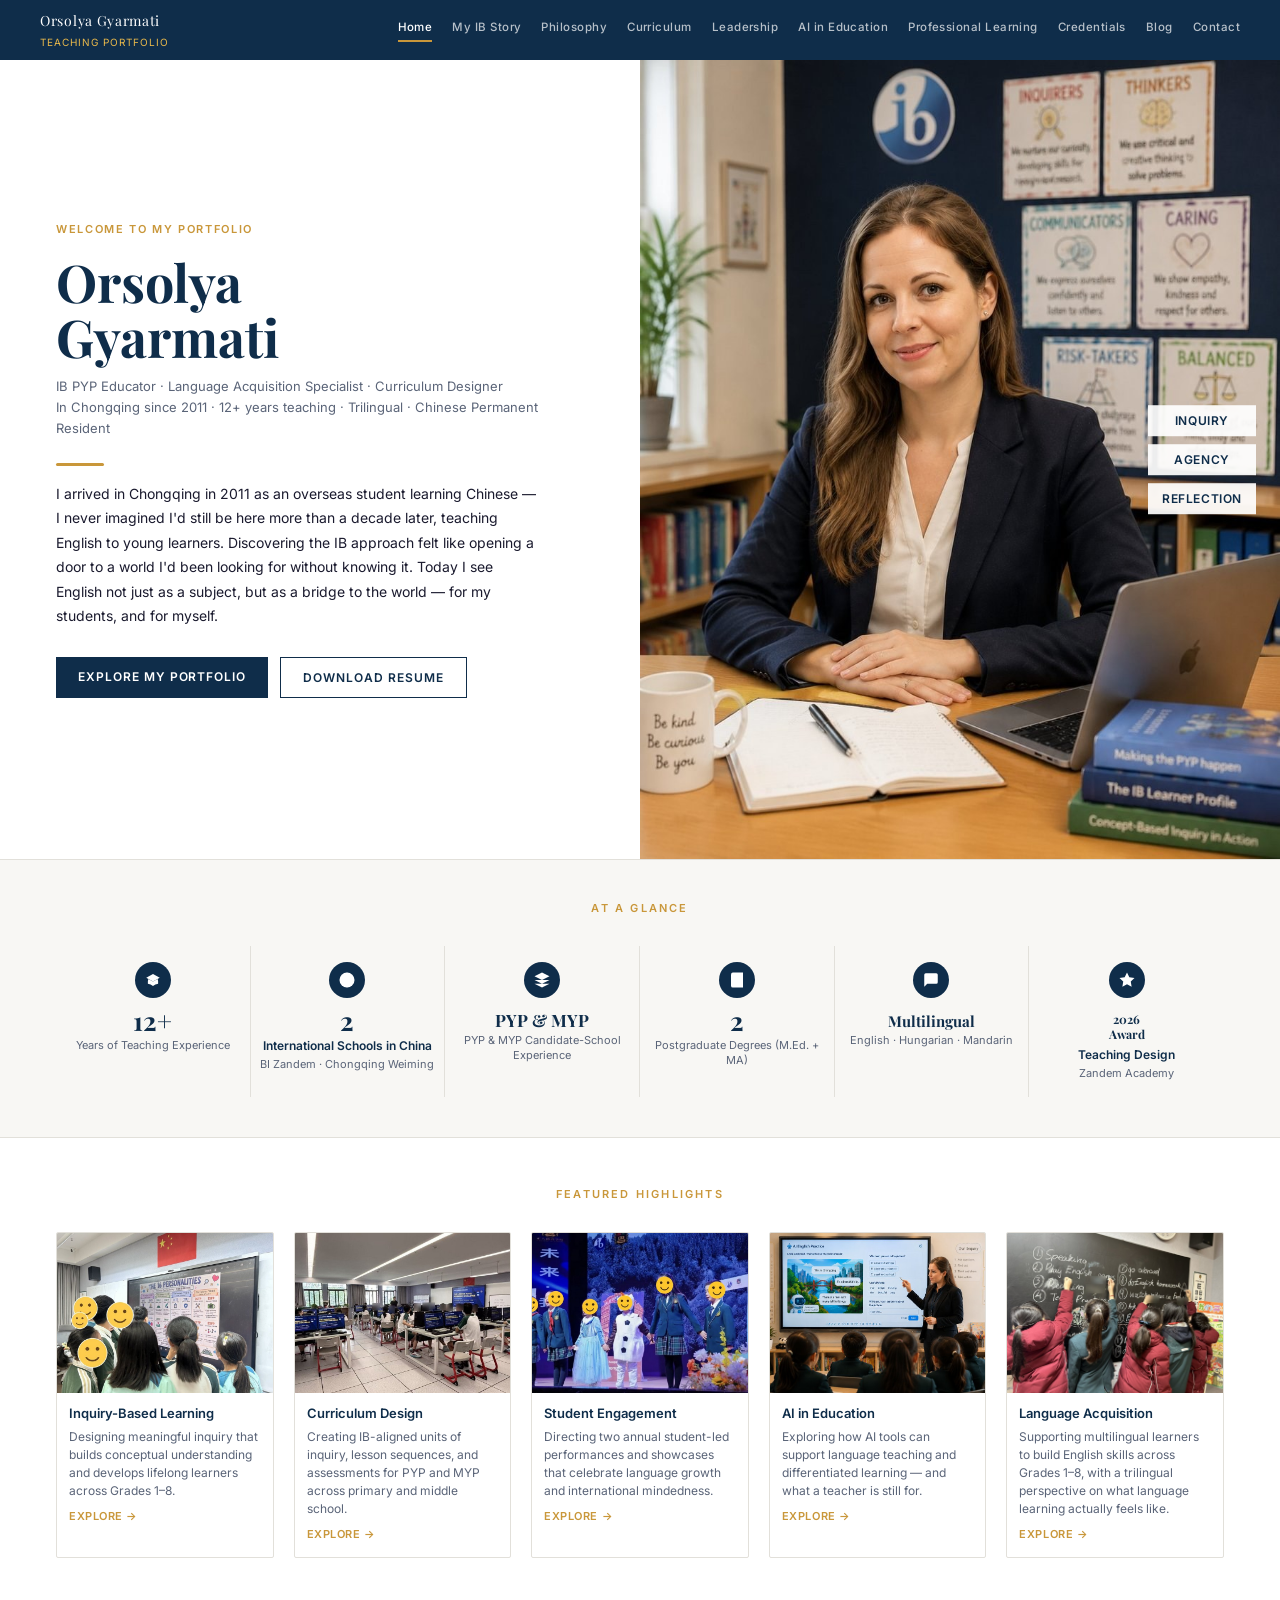
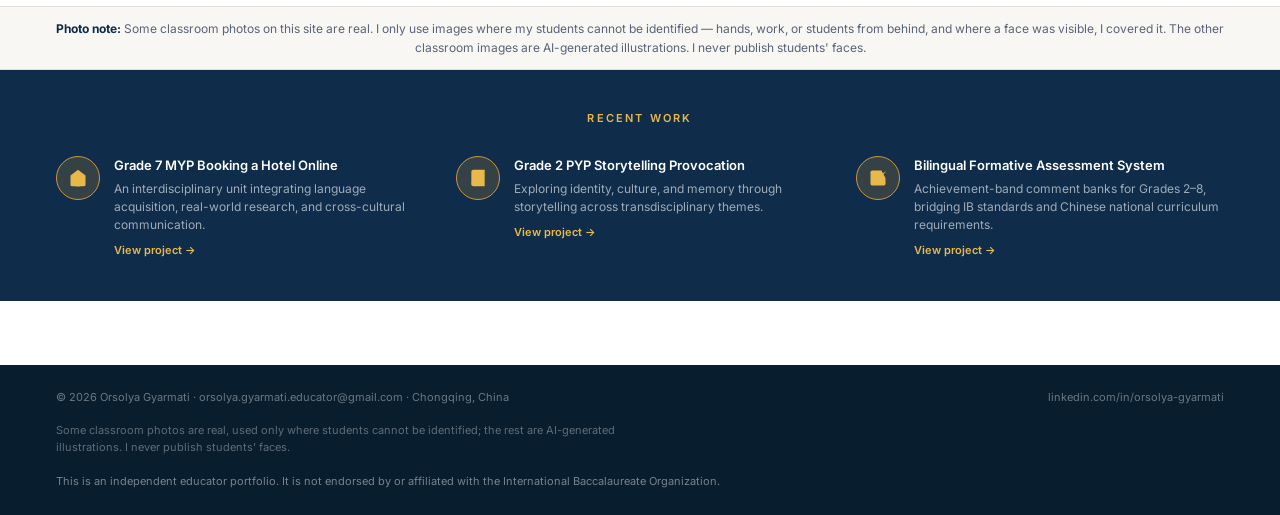
<file: index.html>
<!DOCTYPE html>
<html lang="en">
<head>
<meta charset="UTF-8"><meta name="viewport" content="width=device-width, initial-scale=1.0">
<title>Orsolya Gyarmati — Teaching Portfolio</title>
<meta name="description" content="Orsolya Gyarmati — international educator in Chongqing. IB PYP and MYP curriculum design, English language acquisition, and AI in language teaching.">
<meta property="og:title" content="Orsolya Gyarmati — Teaching Portfolio">
<meta property="og:description" content="Orsolya Gyarmati — international educator in Chongqing. IB PYP and MYP curriculum design, English language acquisition, and AI in language teaching.">
<meta property="og:type" content="website">
<meta property="og:url" content="https://orsolyagyarmati.com/index.html">
<meta property="og:image" content="https://orsolyagyarmati.com/photo-hero.jpg">
<link rel="canonical" href="https://orsolyagyarmati.com/index.html">
<link rel="icon" href="data:image/svg+xml,%3Csvg xmlns='http://www.w3.org/2000/svg' viewBox='0 0 32 32'%3E%3Crect width='32' height='32' fill='%230d2238'/%3E%3Ctext x='16' y='23' font-size='20' font-family='Georgia,serif' fill='%23c9973a' text-anchor='middle'%3EO%3C/text%3E%3C/svg%3E">

<link href="https://fonts.googleapis.com/css2?family=Playfair+Display:wght@700&family=Inter:wght@300;400;500;600&display=swap" rel="stylesheet">
<link rel="stylesheet" href="styles.css">
<style>
.hero{display:grid;grid-template-columns:1fr 1fr;min-height:500px;overflow:hidden}
.hero-left{background:var(--white);padding:3.5rem 3rem 3.5rem 3.5rem;display:flex;flex-direction:column;justify-content:center}
.hero-eyebrow{font-size:11px;font-weight:600;letter-spacing:.15em;text-transform:uppercase;color:var(--gold);margin-bottom:1rem}
.hero-name{font-family:'Playfair Display',Georgia,'Songti SC','Times New Roman',serif;font-size:52px;line-height:1.05;color:var(--navy);margin-bottom:.75rem}
.hero-tagline{font-size:13px;color:var(--text-muted);line-height:1.6;margin-bottom:.5rem}
.hero-divider{width:48px;height:3px;background:var(--gold);margin:1rem 0;border-radius:2px}
.hero-intro{font-size:14px;line-height:1.75;color:var(--text);max-width:480px;margin-bottom:1.75rem}
.hero-btns{display:flex;gap:12px;flex-wrap:wrap}
.btn-primary{background:var(--navy);color:var(--white);padding:10px 22px;font-size:12px;font-weight:600;letter-spacing:.08em;text-transform:uppercase;text-decoration:none;display:inline-block}
.btn-secondary{background:transparent;color:var(--navy);padding:10px 22px;font-size:12px;font-weight:600;letter-spacing:.08em;text-transform:uppercase;border:1.5px solid var(--navy);text-decoration:none;display:inline-block}
.hero-right{position:relative;overflow:hidden;min-height:500px}
.hero-photo{width:100%;height:100%;object-fit:cover;object-position:center top;display:block}
.ib-labels{position:absolute;right:1.5rem;top:50%;transform:translateY(-50%);display:flex;flex-direction:column;gap:8px}
.ib-label{background:rgba(255,255,255,.92);padding:6px 14px;font-size:12px;font-weight:600;color:var(--navy);letter-spacing:.05em;text-transform:uppercase;text-align:center}
.glance{background:var(--off-white);padding:2.5rem 3.5rem;border-top:1px solid var(--border);border-bottom:1px solid var(--border)}
.glance-label,.section-heading{text-align:center;font-size:11px;font-weight:600;letter-spacing:.2em;text-transform:uppercase;color:var(--gold);margin-bottom:1.75rem}
.glance-grid{display:grid;grid-template-columns:repeat(6,1fr);gap:0}
.glance-item{text-align:center;padding:1rem .5rem;border-right:1px solid var(--border)}
.glance-item:last-child{border-right:none}
.glance-icon{width:36px;height:36px;background:var(--navy);border-radius:50%;display:flex;align-items:center;justify-content:center;margin:0 auto 10px}
.glance-icon svg{fill:var(--white);width:18px;height:18px}
.glance-number{font-family:'Playfair Display',Georgia,'Songti SC','Times New Roman',serif;font-size:26px;color:var(--navy);font-weight:700;line-height:1}
.glance-desc{font-size:11px;color:var(--text-muted);line-height:1.4;margin-top:4px}
.glance-desc strong{display:block;font-size:12px;color:var(--navy);font-weight:600;margin-bottom:2px}
.highlights{padding:3rem 3.5rem;background:var(--white)}
.highlights-grid{display:grid;grid-template-columns:repeat(5,1fr);gap:1.25rem}
.hcard{border:.5px solid var(--border);border-radius:2px;overflow:hidden}
.hcard-img{height:160px;display:flex;align-items:center;justify-content:center;position:relative;overflow:hidden}
.hcard-img img{width:100%;height:100%;object-fit:cover}
.hcard-body{padding:.75rem}
.hcard-body h3{font-size:13px;font-weight:600;color:var(--navy);margin-bottom:6px;line-height:1.3}
.hcard-body p{font-size:12px;color:var(--text-muted);line-height:1.5}
.hlink{display:inline-block;font-size:11px;font-weight:600;color:var(--gold);letter-spacing:.05em;text-transform:uppercase;margin-top:8px;text-decoration:none}
.recent{background:var(--navy);padding:2.5rem 3.5rem}
.recent .section-heading{color:var(--gold-light)}
.recent-grid{display:grid;grid-template-columns:repeat(3,1fr);gap:2rem}
.recent-item{display:flex;gap:14px;align-items:flex-start}
.recent-icon{width:44px;height:44px;border-radius:50%;background:rgba(201,151,58,.2);border:1.5px solid var(--gold);display:flex;align-items:center;justify-content:center;flex-shrink:0}
.recent-icon svg{fill:var(--gold-light);width:20px;height:20px}
.recent-text h3{font-size:13px;font-weight:600;color:var(--white);margin-bottom:6px;line-height:1.4}
.recent-text p{font-size:12px;color:rgba(255,255,255,.6);line-height:1.5}
.rlink{display:inline-block;font-size:11px;font-weight:600;color:var(--gold-light);margin-top:8px;text-decoration:none}
@media(max-width:900px){.hero{grid-template-columns:1fr}.hero-right{min-height:260px}.glance-grid{grid-template-columns:repeat(3,1fr)}.highlights-grid{grid-template-columns:repeat(2,1fr)}.recent-grid{grid-template-columns:1fr}}
@media(max-width:600px){.glance-grid{grid-template-columns:repeat(2,1fr);gap:1.25rem}.highlights-grid{grid-template-columns:1fr}.glance,.recent{padding:2rem 1.25rem}.hero-left{padding:2rem 1.25rem}}
</style>
</head>
<body>
<nav>
  <a href="index.html" class="nav-brand"><div class="nav-brand-text"><span class="name">Orsolya Gyarmati</span><span class="sub">Teaching Portfolio</span></div></a>
  <button class="nav-toggle" aria-label="Toggle menu" aria-expanded="false"><span></span></button><div class="nav-links">
    <a href="index.html" class="active">Home</a>
    <a href="ib-story.html">My IB Story</a>
    <a href="philosophy.html">Philosophy</a>
    <a href="curriculum.html">Curriculum</a>
    <a href="leadership.html">Leadership</a>
    <a href="ai-education.html">AI in Education</a>
    <a href="professional-learning.html">Professional Learning</a>
    <a href="credentials.html">Credentials</a>
    <a href="blog.html">Blog</a>
    <a href="contact.html">Contact</a>
  </div>
</nav>

<section class="hero">
  <div class="hero-left">
    <p class="hero-eyebrow">Welcome to my portfolio</p>
    <h1 class="hero-name">Orsolya<br>Gyarmati</h1>
    <p class="hero-tagline">IB PYP Educator · Language Acquisition Specialist · Curriculum Designer<br>In Chongqing since 2011 · 12+ years teaching · Trilingual · Chinese Permanent Resident</p>
    <div class="hero-divider"></div>
    <p class="hero-intro">I arrived in Chongqing in 2011 as an overseas student learning Chinese — I never imagined I'd still be here more than a decade later, teaching English to young learners. Discovering the IB approach felt like opening a door to a world I'd been looking for without knowing it. Today I see English not just as a subject, but as a bridge to the world — for my students, and for myself.</p>
    <div class="hero-btns">
      <a href="ib-story.html" class="btn-primary">Explore my portfolio</a>
      <a href="Orsolya_Gyarmati_Resume_2026.pdf" target="_blank" class="btn-secondary">Download resume</a>
    </div>
  </div>
  <div class="hero-right">
    <img src="photo-hero.jpg" alt="Orsolya Gyarmati, IB educator in Chongqing" class="hero-photo">
    <div class="ib-labels">
      <div class="ib-label">Inquiry</div>
      <div class="ib-label">Agency</div>
      <div class="ib-label">Reflection</div>
    </div>
  </div>
</section>

<section class="glance">
  <p class="glance-label">At a Glance</p>
  <div class="glance-grid">
    <div class="glance-item">
      <div class="glance-icon"><svg viewBox="0 0 24 24"><path d="M12 14l9-5-9-5-9 5 9 5z"/><path d="M12 14l6.16-3.422a12.083 12.083 0 0 1 .665 6.479A11.952 11.952 0 0 0 12 20.055a11.952 11.952 0 0 0-6.824-2.998 12.078 12.078 0 0 1 .665-6.479L12 14z"/></svg></div>
      <div class="glance-number">12+</div>
      <div class="glance-desc">Years of Teaching Experience</div>
    </div>
    <div class="glance-item">
      <div class="glance-icon"><svg viewBox="0 0 24 24"><circle cx="12" cy="12" r="10"/><line x1="2" y1="12" x2="22" y2="12"/><path d="M12 2a15.3 15.3 0 0 1 4 10 15.3 15.3 0 0 1-4 10 15.3 15.3 0 0 1-4-10 15.3 15.3 0 0 1 4-10z"/></svg></div>
      <div class="glance-number">2</div>
      <div class="glance-desc"><strong>International Schools in China</strong>BI Zandem · Chongqing Weiming</div>
    </div>
    <div class="glance-item">
      <div class="glance-icon"><svg viewBox="0 0 24 24"><path d="M12 2L2 7l10 5 10-5-10-5zM2 17l10 5 10-5M2 12l10 5 10-5"/></svg></div>
      <div class="glance-number" style="font-size:17px;padding-top:4px">PYP & MYP</div>
      <div class="glance-desc">PYP &amp; MYP Candidate-School Experience</div>
    </div>
    <div class="glance-item">
      <div class="glance-icon"><svg viewBox="0 0 24 24"><path d="M4 19.5A2.5 2.5 0 0 1 6.5 17H20"/><path d="M6.5 2H20v20H6.5A2.5 2.5 0 0 1 4 19.5v-15A2.5 2.5 0 0 1 6.5 2z"/></svg></div>
      <div class="glance-number">2</div>
      <div class="glance-desc">Postgraduate Degrees (M.Ed. + MA)</div>
    </div>
    <div class="glance-item">
      <div class="glance-icon"><svg viewBox="0 0 24 24"><path d="M21 15a2 2 0 0 1-2 2H7l-4 4V5a2 2 0 0 1 2-2h14a2 2 0 0 1 2 2z"/></svg></div>
      <div class="glance-number" style="font-size:15px;padding-top:6px">Multilingual</div>
      <div class="glance-desc">English · Hungarian · Mandarin</div>
    </div>
    <div class="glance-item">
      <div class="glance-icon"><svg viewBox="0 0 24 24"><polygon points="12,2 15.09,8.26 22,9.27 17,14.14 18.18,21.02 12,17.77 5.82,21.02 7,14.14 2,9.27 8.91,8.26"/></svg></div>
      <div class="glance-number" style="font-size:12px;padding-top:4px;line-height:1.3">2026<br>Award</div>
      <div class="glance-desc"><strong>Teaching Design</strong>Zandem Academy</div>
    </div>
  </div>
</section>

<section class="highlights">
  <p class="section-heading">Featured Highlights</p>
  <div class="highlights-grid">
    <div class="hcard">
      <div class="hcard-img" style="background:#1a3f5c">
        <img src="photo-real-personality.jpg" alt="Students exploring personality types together on the whiteboard">
      </div>
      <div class="hcard-body"><h3>Inquiry-Based Learning</h3><p>Designing meaningful inquiry that builds conceptual understanding and develops lifelong learners across Grades 1–8.</p><a href="curriculum.html" class="hlink">Explore →</a></div>
    </div>
    <div class="hcard">
      <div class="hcard-img" style="background:#2a4a6b">
        <img src="photo-real-hotel.jpg" alt="Grade 7 students working on the London Booking a Hotel Online Challenge">
      </div>
      <div class="hcard-body"><h3>Curriculum Design</h3><p>Creating IB-aligned units of inquiry, lesson sequences, and assessments for PYP and MYP across primary and middle school.</p><a href="curriculum.html" class="hlink">Explore →</a></div>
    </div>
    <div class="hcard">
      <div class="hcard-img" style="background:#163352">
        <img src="photo-real-stage.jpg" alt="Students performing Who We Are in Chongqing on stage">
      </div>
      <div class="hcard-body"><h3>Student Engagement</h3><p>Directing two annual student-led performances and showcases that celebrate language growth and international mindedness.</p><a href="leadership.html" class="hlink">Explore →</a></div>
    </div>
    <div class="hcard">
      <div class="hcard-img" style="background:#0d2238">
        <img src="photo-ai.jpg" alt="Teacher using an AI-powered English practice activity on the interactive whiteboard">
      </div>
      <div class="hcard-body"><h3>AI in Education</h3><p>Exploring how AI tools can support language teaching and differentiated learning — and what a teacher is still for.</p><a href="ai-education.html" class="hlink">Explore →</a></div>
    </div>
    <div class="hcard">
      <div class="hcard-img" style="background:#1f4060">
        <img src="photo-real-blackboard.jpg" alt="Students writing their English learning ideas on the blackboard">
      </div>
      <div class="hcard-body"><h3>Language Acquisition</h3><p>Supporting multilingual learners to build English skills across Grades 1–8, with a trilingual perspective on what language learning actually feels like.</p><a href="ib-story.html" class="hlink">Explore →</a></div>
    </div>
  </div>
</section>


<div style="background:var(--off-white);border-top:.5px solid var(--border);border-bottom:.5px solid var(--border);padding:.75rem 3.5rem;text-align:center">
  <p style="font-size:12px;color:var(--text-muted);margin:0"><strong style="color:var(--navy)">Photo note:</strong> Some classroom photos on this site are real. I only use images where my students cannot be identified — hands, work, or students from behind, and where a face was visible, I covered it. The other classroom images are AI-generated illustrations. I never publish students' faces.</p>
</div>

<section class="recent">
  <p class="section-heading">Recent Work</p>
  <div class="recent-grid">
    <div class="recent-item">
      <div class="recent-icon"><svg viewBox="0 0 24 24"><path d="M3 9l9-7 9 7v11a2 2 0 0 1-2 2H5a2 2 0 0 1-2-2z"/><polyline points="9,22 9,12 15,12 15,22"/></svg></div>
      <div class="recent-text"><h3>Grade 7 MYP Booking a Hotel Online</h3><p>An interdisciplinary unit integrating language acquisition, real-world research, and cross-cultural communication.</p><a href="curriculum.html" class="rlink">View project →</a></div>
    </div>
    <div class="recent-item">
      <div class="recent-icon"><svg viewBox="0 0 24 24"><path d="M4 19.5A2.5 2.5 0 0 1 6.5 17H20"/><path d="M6.5 2H20v20H6.5A2.5 2.5 0 0 1 4 19.5v-15A2.5 2.5 0 0 1 6.5 2z"/></svg></div>
      <div class="recent-text"><h3>Grade 2 PYP Storytelling Provocation</h3><p>Exploring identity, culture, and memory through storytelling across transdisciplinary themes.</p><a href="curriculum.html" class="rlink">View project →</a></div>
    </div>
    <div class="recent-item">
      <div class="recent-icon"><svg viewBox="0 0 24 24"><path d="M9 11l3 3L22 4"/><path d="M21 12v7a2 2 0 0 1-2 2H5a2 2 0 0 1-2-2V5a2 2 0 0 1 2-2h11"/></svg></div>
      <div class="recent-text"><h3>Bilingual Formative Assessment System</h3><p>Achievement-band comment banks for Grades 2–8, bridging IB standards and Chinese national curriculum requirements.</p><a href="curriculum.html" class="rlink">View project →</a></div>
    </div>
  </div>
</section>

<footer>
  <p>© 2026 Orsolya Gyarmati · orsolya.gyarmati.educator@gmail.com · Chongqing, China</p>
  <a href="https://linkedin.com/in/orsolya-gyarmati">linkedin.com/in/orsolya-gyarmati</a>
  <p style="font-size:11px;color:rgba(255,255,255,.35);margin-top:8px;max-width:600px;line-height:1.5">Some classroom photos are real, used only where students cannot be identified; the rest are AI-generated illustrations. I never publish students' faces.</p>
<p style="font-size:11px;color:rgba(255,255,255,.45);margin-top:10px;line-height:1.6">This is an independent educator portfolio. It is not endorsed by or affiliated with the International Baccalaureate Organization.</p>
</footer>
<script src="nav.js" defer></script>
</body></html>
</file>
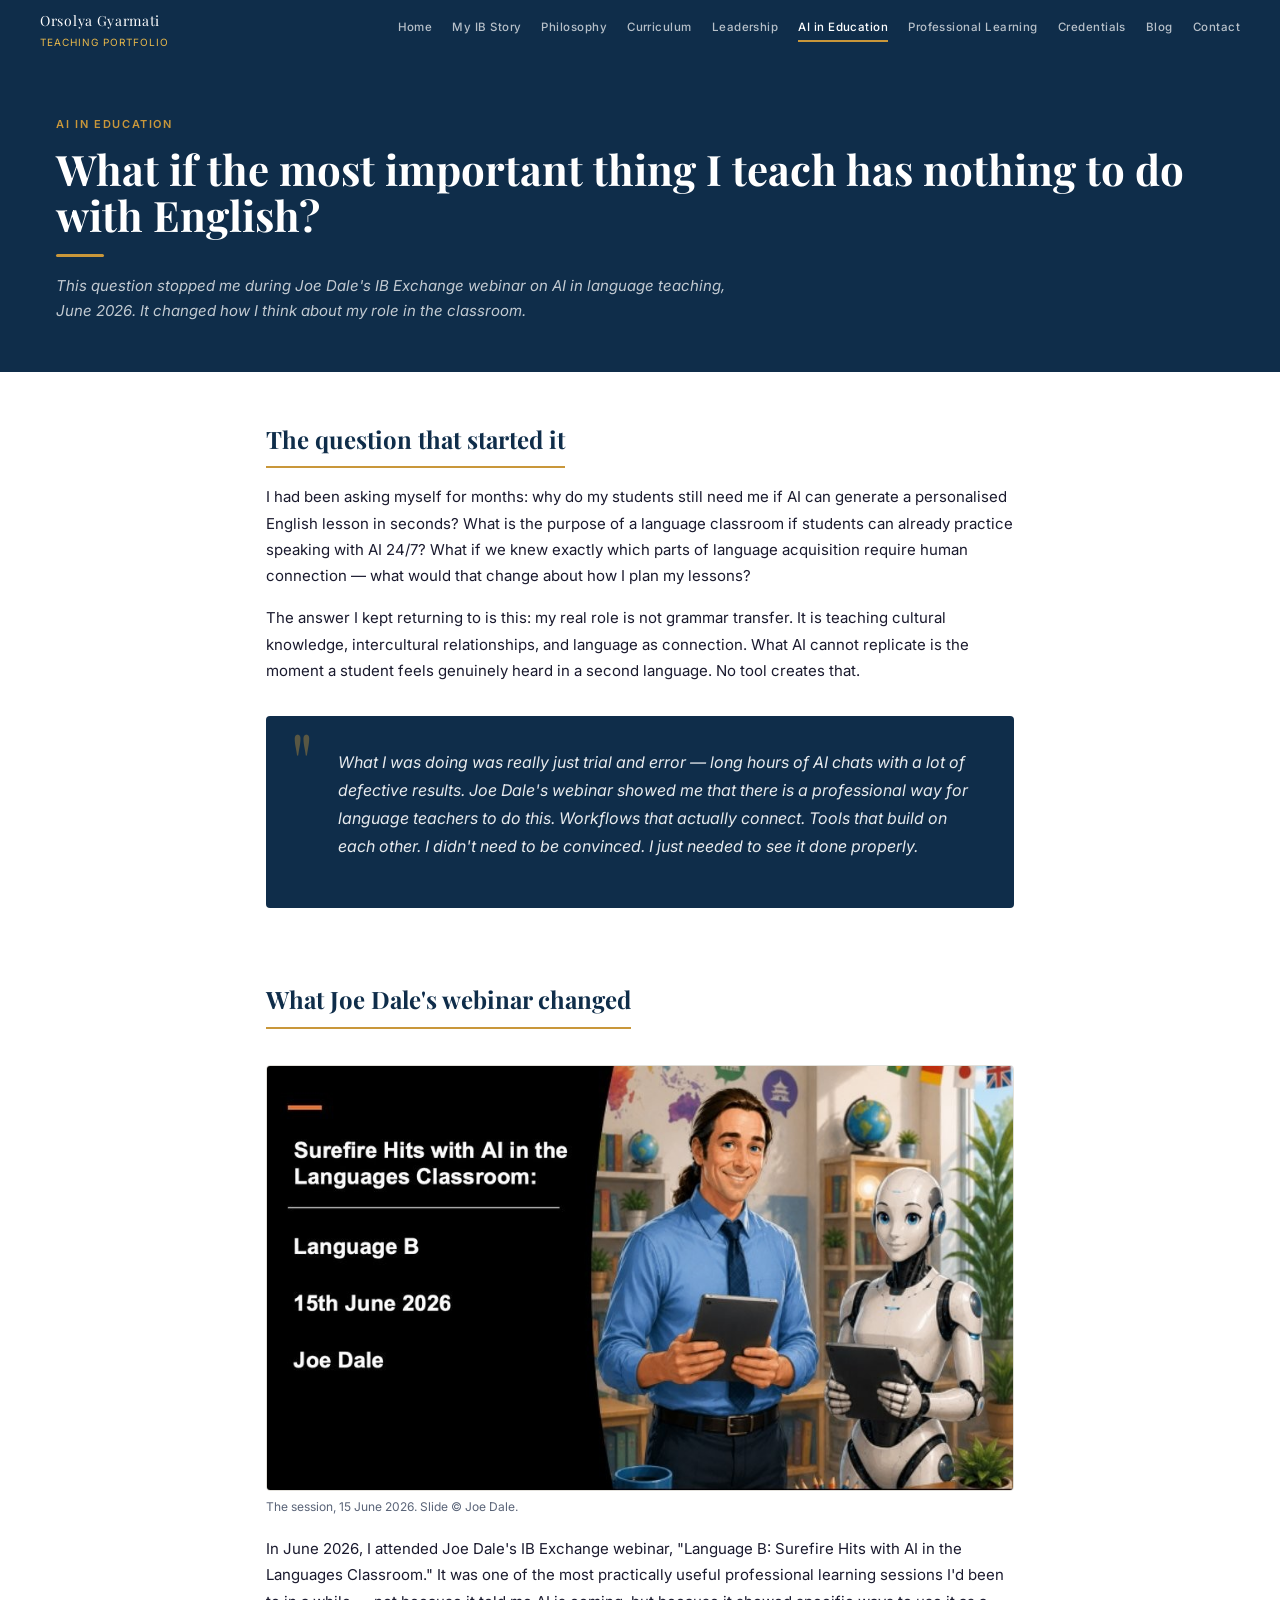
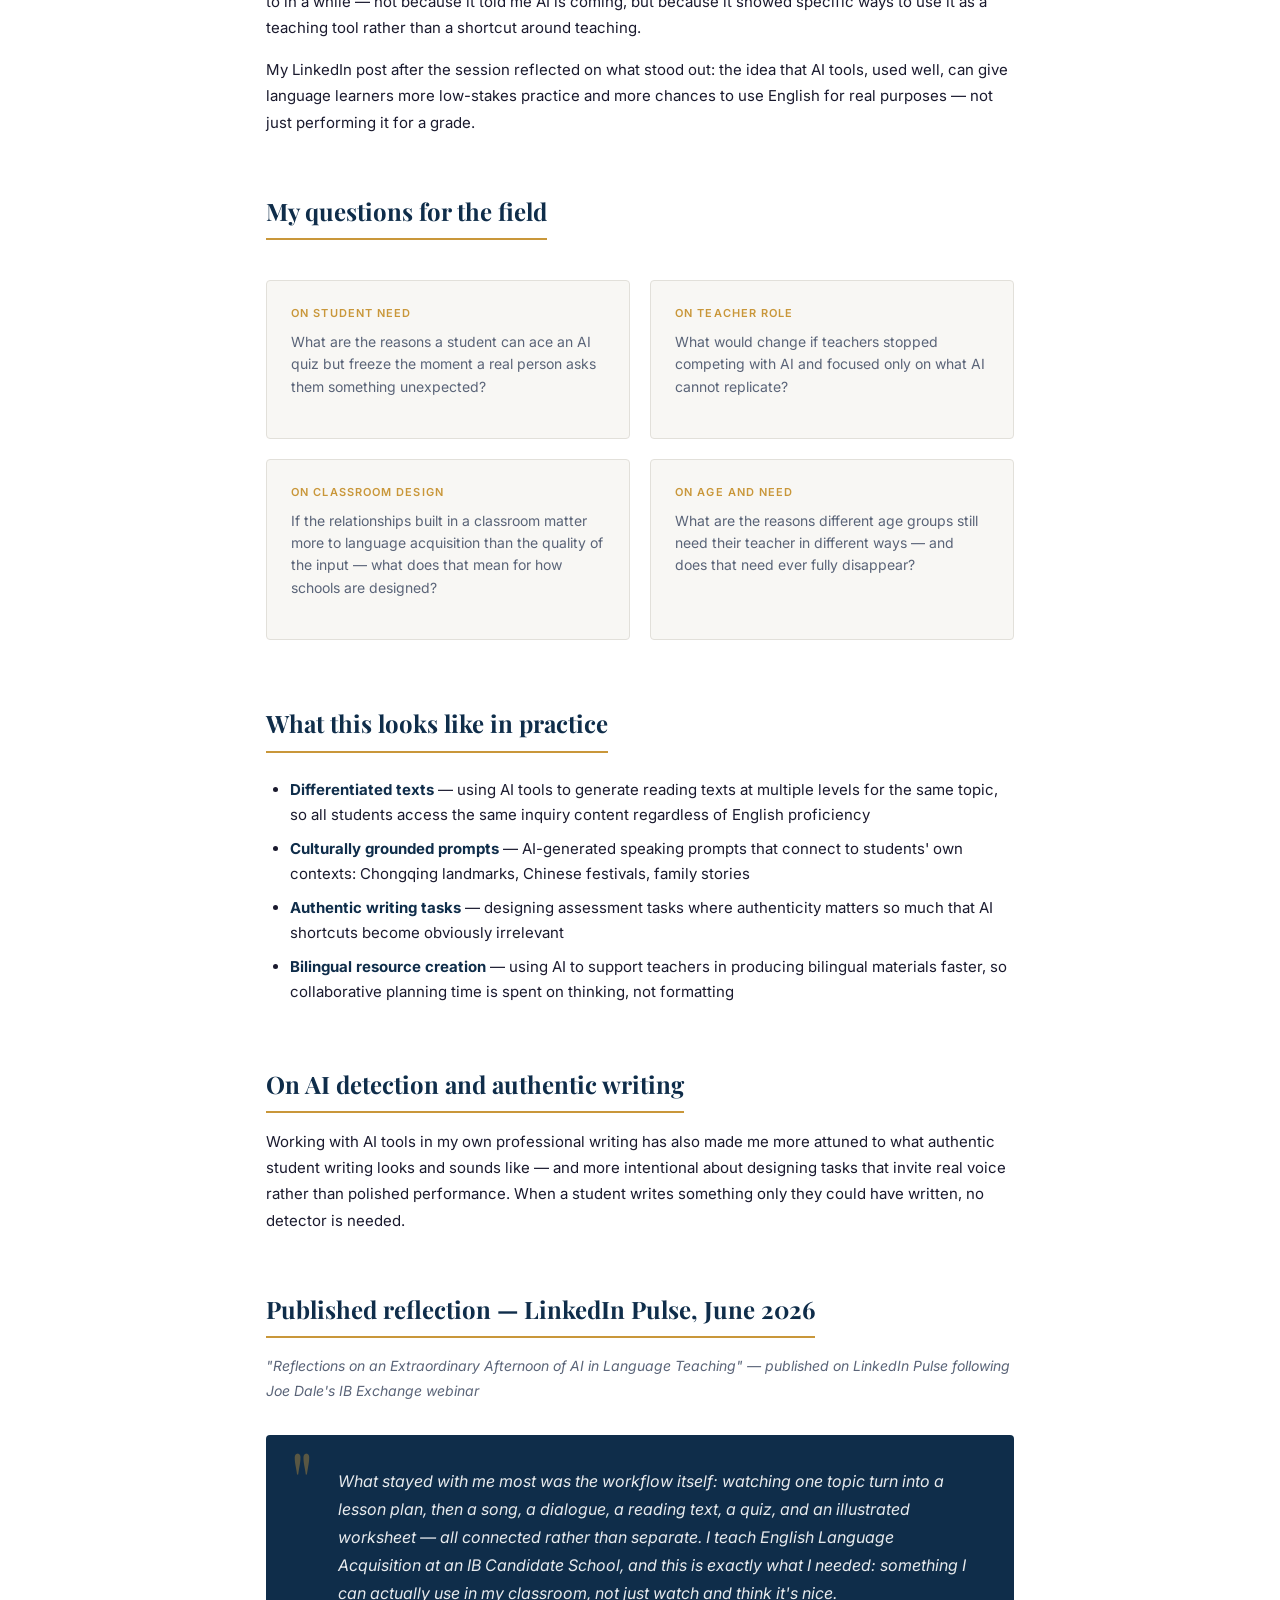
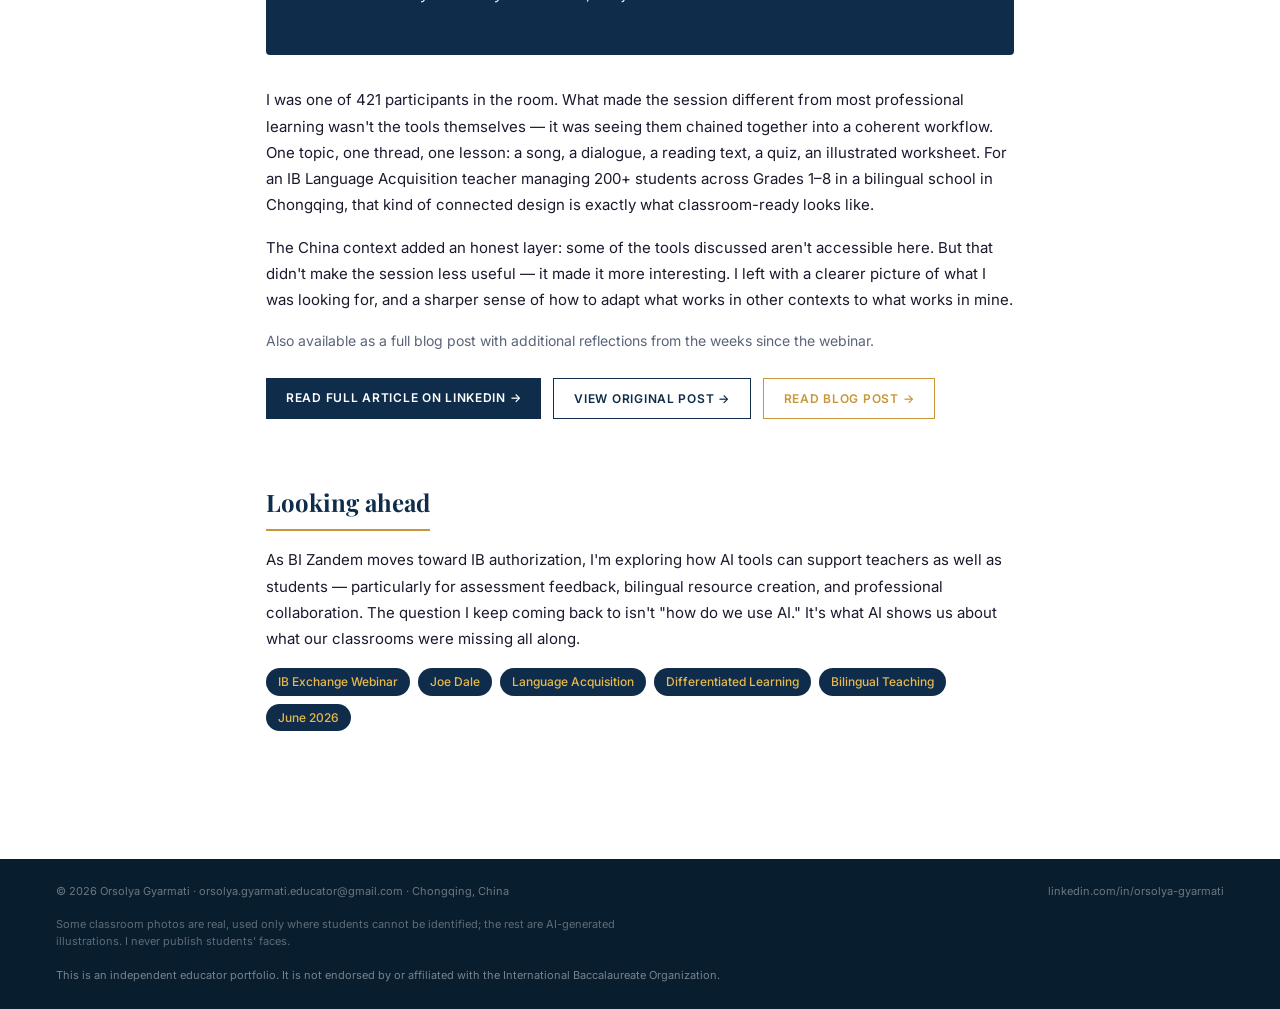
<file: ai-education.html>
<!DOCTYPE html>
<html lang="en">
<head><meta charset="UTF-8"><meta name="viewport" content="width=device-width, initial-scale=1.0"><title>AI in Education — Orsolya Gyarmati</title>
<meta name="description" content="AI in language education: what AI tools can do for language learners, and what a teacher is still for.">
<meta property="og:title" content="AI in Education — Orsolya Gyarmati">
<meta property="og:description" content="AI in language education: what AI tools can do for language learners, and what a teacher is still for.">
<meta property="og:type" content="website">
<meta property="og:url" content="https://orsolyagyarmati.com/ai-education.html">
<meta property="og:image" content="https://orsolyagyarmati.com/photo-hero.jpg">
<link rel="canonical" href="https://orsolyagyarmati.com/ai-education.html">
<link rel="icon" href="data:image/svg+xml,%3Csvg xmlns='http://www.w3.org/2000/svg' viewBox='0 0 32 32'%3E%3Crect width='32' height='32' fill='%230d2238'/%3E%3Ctext x='16' y='23' font-size='20' font-family='Georgia,serif' fill='%23c9973a' text-anchor='middle'%3EO%3C/text%3E%3C/svg%3E">

<link href="https://fonts.googleapis.com/css2?family=Playfair+Display:wght@700&family=Inter:wght@300;400;500;600&display=swap" rel="stylesheet">
<link rel="stylesheet" href="styles.css"></head>
<body>
<nav><a href="index.html" class="nav-brand"><div class="nav-brand-text"><span class="name">Orsolya Gyarmati</span><span class="sub">Teaching Portfolio</span></div></a><button class="nav-toggle" aria-label="Toggle menu" aria-expanded="false"><span></span></button><div class="nav-links"><a href="index.html">Home</a><a href="ib-story.html">My IB Story</a><a href="philosophy.html">Philosophy</a><a href="curriculum.html">Curriculum</a><a href="leadership.html">Leadership</a><a href="ai-education.html" class="active">AI in Education</a><a href="professional-learning.html">Professional Learning</a><a href="credentials.html">Credentials</a><a href="blog.html">Blog</a><a href="contact.html">Contact</a></div></nav>

<div class="page-header">
  <p class="eyebrow">AI in Education</p>
  <h1>What if the most important thing I teach has nothing to do with English?</h1>
  <div class="gold-bar"></div>
  <p class="lead">This question stopped me during Joe Dale's IB Exchange webinar on AI in language teaching, June 2026. It changed how I think about my role in the classroom.</p>
</div>

<div class="content">

  <h2>The question that started it</h2>
  <p>I had been asking myself for months: why do my students still need me if AI can generate a personalised English lesson in seconds? What is the purpose of a language classroom if students can already practice speaking with AI 24/7? What if we knew exactly which parts of language acquisition require human connection — what would that change about how I plan my lessons?</p>
  <p>The answer I kept returning to is this: my real role is not grammar transfer. It is teaching cultural knowledge, intercultural relationships, and language as connection. What AI cannot replicate is the moment a student feels genuinely heard in a second language. No tool creates that.</p>

  <div class="quote"><p>What I was doing was really just trial and error — long hours of AI chats with a lot of defective results. Joe Dale's webinar showed me that there is a professional way for language teachers to do this. Workflows that actually connect. Tools that build on each other. I didn't need to be convinced. I just needed to see it done properly.</p></div>

  <h2>What Joe Dale's webinar changed</h2>
  <figure style="margin:1.25rem 0"><img src="webinar-joe-dale.jpg" alt="Title slide from Joe Dale's IB Exchange webinar, Language B: Surefire Hits with AI in the Languages Classroom, 15 June 2026" style="width:100%;display:block;border-radius:4px;border:.5px solid var(--border)"><figcaption style="font-size:12px;color:var(--text-muted);margin-top:6px">The session, 15 June 2026. Slide © Joe Dale.</figcaption></figure>
  <p>In June 2026, I attended Joe Dale's IB Exchange webinar, "Language B: Surefire Hits with AI in the Languages Classroom." It was one of the most practically useful professional learning sessions I'd been to in a while — not because it told me AI is coming, but because it showed specific ways to use it as a teaching tool rather than a shortcut around teaching.</p>
  <p>My LinkedIn post after the session reflected on what stood out: the idea that AI tools, used well, can give language learners more low-stakes practice and more chances to use English for real purposes — not just performing it for a grade.</p>

  <h2>My questions for the field</h2>
  <div class="card-grid">
    <div class="card"><div class="card-label">On student need</div><p>What are the reasons a student can ace an AI quiz but freeze the moment a real person asks them something unexpected?</p></div>
    <div class="card"><div class="card-label">On teacher role</div><p>What would change if teachers stopped competing with AI and focused only on what AI cannot replicate?</p></div>
    <div class="card"><div class="card-label">On classroom design</div><p>If the relationships built in a classroom matter more to language acquisition than the quality of the input — what does that mean for how schools are designed?</p></div>
    <div class="card"><div class="card-label">On age and need</div><p>What are the reasons different age groups still need their teacher in different ways — and does that need ever fully disappear?</p></div>
  </div>

  <h2>What this looks like in practice</h2>
  <ul>
    <li><strong>Differentiated texts</strong> — using AI tools to generate reading texts at multiple levels for the same topic, so all students access the same inquiry content regardless of English proficiency</li>
    <li><strong>Culturally grounded prompts</strong> — AI-generated speaking prompts that connect to students' own contexts: Chongqing landmarks, Chinese festivals, family stories</li>
    <li><strong>Authentic writing tasks</strong> — designing assessment tasks where authenticity matters so much that AI shortcuts become obviously irrelevant</li>
    <li><strong>Bilingual resource creation</strong> — using AI to support teachers in producing bilingual materials faster, so collaborative planning time is spent on thinking, not formatting</li>
  </ul>

  <h2>On AI detection and authentic writing</h2>
  <p>Working with AI tools in my own professional writing has also made me more attuned to what authentic student writing looks and sounds like — and more intentional about designing tasks that invite real voice rather than polished performance. When a student writes something only they could have written, no detector is needed.</p>

  <h2>Published reflection — LinkedIn Pulse, June 2026</h2>
  <p style="font-style:italic;color:var(--text-muted);font-size:14px;margin-bottom:1rem">"Reflections on an Extraordinary Afternoon of AI in Language Teaching" — published on LinkedIn Pulse following Joe Dale's IB Exchange webinar</p>

  <div class="quote"><p>What stayed with me most was the workflow itself: watching one topic turn into a lesson plan, then a song, a dialogue, a reading text, a quiz, and an illustrated worksheet — all connected rather than separate. I teach English Language Acquisition at an IB Candidate School, and this is exactly what I needed: something I can actually use in my classroom, not just watch and think it's nice.</p></div>

  <p>I was one of 421 participants in the room. What made the session different from most professional learning wasn't the tools themselves — it was seeing them chained together into a coherent workflow. One topic, one thread, one lesson: a song, a dialogue, a reading text, a quiz, an illustrated worksheet. For an IB Language Acquisition teacher managing 200+ students across Grades 1–8 in a bilingual school in Chongqing, that kind of connected design is exactly what classroom-ready looks like.</p>

  <p>The China context added an honest layer: some of the tools discussed aren't accessible here. But that didn't make the session less useful — it made it more interesting. I left with a clearer picture of what I was looking for, and a sharper sense of how to adapt what works in other contexts to what works in mine.</p>

  <p style="font-size:14px;color:var(--text-muted)">Also available as a full blog post with additional reflections from the weeks since the webinar.</p>

  <div style="display:flex;gap:12px;margin:1.5rem 0;flex-wrap:wrap">
    <a href="https://www.linkedin.com/pulse/reflections-extraordinary-afternoon-ai-language-teaching-joe-dale-1cxce/" target="_blank" style="display:inline-block;background:var(--navy);color:var(--white);padding:10px 20px;font-size:12px;font-weight:600;text-decoration:none;letter-spacing:.06em;text-transform:uppercase">Read full article on LinkedIn →</a>
    <a href="https://www.linkedin.com/feed/update/urn:li:activity:7472588292039901184/" target="_blank" style="display:inline-block;background:transparent;color:var(--navy);padding:10px 20px;font-size:12px;font-weight:600;text-decoration:none;letter-spacing:.06em;text-transform:uppercase;border:1.5px solid var(--navy)">View original post →</a>
    <a href="post-joe-dale.html" style="display:inline-block;background:transparent;color:var(--gold);padding:10px 20px;font-size:12px;font-weight:600;text-decoration:none;letter-spacing:.06em;text-transform:uppercase;border:1.5px solid var(--gold)">Read blog post →</a>
  </div>

  <h2>Looking ahead</h2>
  <p>As BI Zandem moves toward IB authorization, I'm exploring how AI tools can support teachers as well as students — particularly for assessment feedback, bilingual resource creation, and professional collaboration. The question I keep coming back to isn't "how do we use AI." It's what AI shows us about what our classrooms were missing all along.</p>

  <div class="tags">
    <span class="tag">IB Exchange Webinar</span>
    <span class="tag">Joe Dale</span>
    <span class="tag">Language Acquisition</span>
    <span class="tag">Differentiated Learning</span>
    <span class="tag">Bilingual Teaching</span>
    <span class="tag">June 2026</span>
  </div>

</div>

<footer>
  <p>© 2026 Orsolya Gyarmati · orsolya.gyarmati.educator@gmail.com · Chongqing, China</p>
  <a href="https://linkedin.com/in/orsolya-gyarmati">linkedin.com/in/orsolya-gyarmati</a>
  <p style="font-size:11px;color:rgba(255,255,255,.35);margin-top:8px;max-width:600px;line-height:1.5">Some classroom photos are real, used only where students cannot be identified; the rest are AI-generated illustrations. I never publish students' faces.</p>
<p style="font-size:11px;color:rgba(255,255,255,.45);margin-top:10px;line-height:1.6">This is an independent educator portfolio. It is not endorsed by or affiliated with the International Baccalaureate Organization.</p>
</footer>
<script src="nav.js" defer></script>
</body></html>
</file>
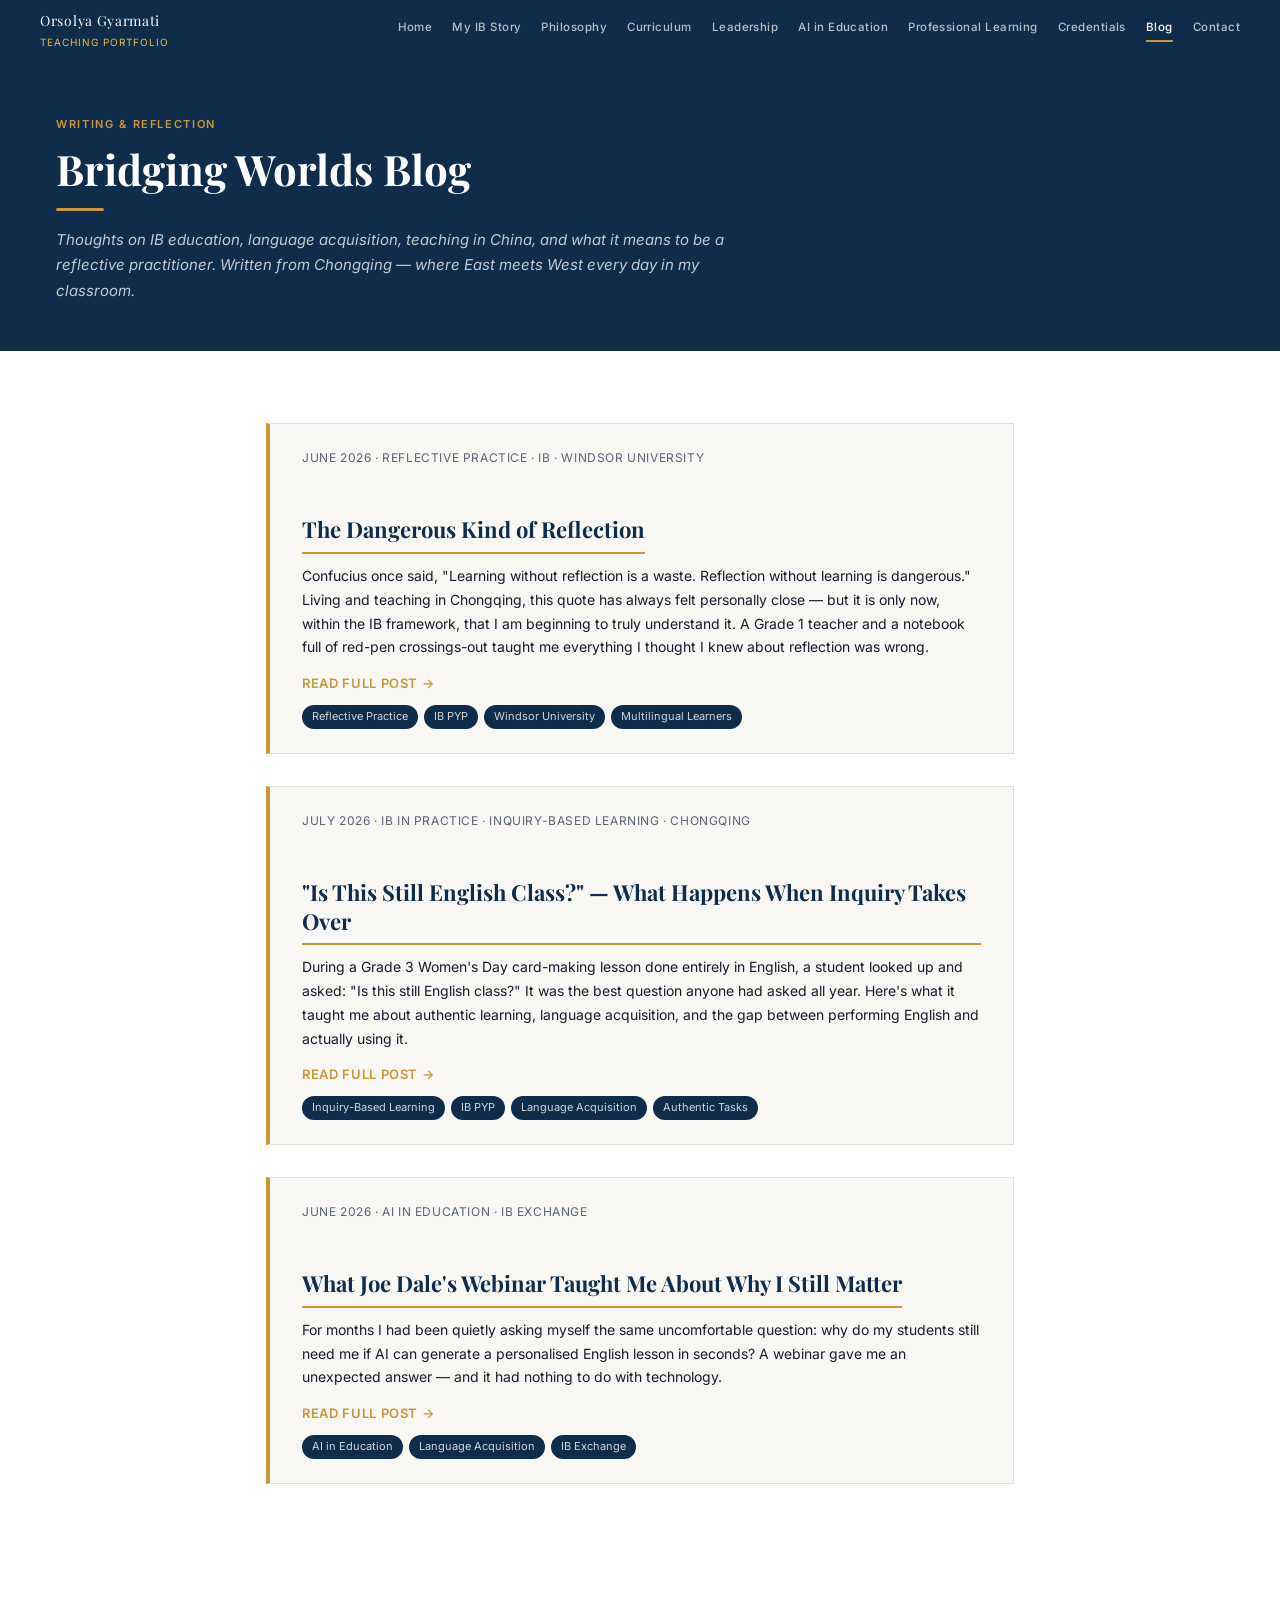
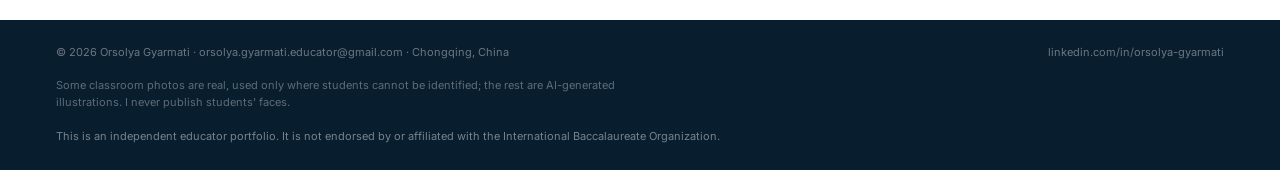
<file: blog.html>
<!DOCTYPE html>
<html lang="en">
<head><meta charset="UTF-8"><meta name="viewport" content="width=device-width, initial-scale=1.0"><title>Blog — Orsolya Gyarmati</title>
<meta name="description" content="Writing on language teaching, AI in education, and IB practice.">
<meta property="og:title" content="Blog — Orsolya Gyarmati">
<meta property="og:description" content="Writing on language teaching, AI in education, and IB practice.">
<meta property="og:type" content="website">
<meta property="og:url" content="https://orsolyagyarmati.com/blog.html">
<meta property="og:image" content="https://orsolyagyarmati.com/photo-hero.jpg">
<link rel="canonical" href="https://orsolyagyarmati.com/blog.html">
<link rel="icon" href="data:image/svg+xml,%3Csvg xmlns='http://www.w3.org/2000/svg' viewBox='0 0 32 32'%3E%3Crect width='32' height='32' fill='%230d2238'/%3E%3Ctext x='16' y='23' font-size='20' font-family='Georgia,serif' fill='%23c9973a' text-anchor='middle'%3EO%3C/text%3E%3C/svg%3E">

<link href="https://fonts.googleapis.com/css2?family=Playfair+Display:wght@700&family=Inter:wght@300;400;500;600&display=swap" rel="stylesheet">
<link rel="stylesheet" href="styles.css">
<style>
.blog-grid{display:flex;flex-direction:column;gap:2rem;margin:1.5rem 0}
.blog-card{background:var(--off-white);border:.5px solid var(--border);border-left:4px solid var(--gold);padding:1.5rem 2rem}
.blog-card.draft{border-left-color:var(--border);opacity:.75}
.blog-card .meta{font-size:12px;color:var(--text-muted);letter-spacing:.05em;text-transform:uppercase;margin-bottom:8px}
.blog-card h2{font-family:'Playfair Display',Georgia,'Songti SC','Times New Roman',serif;font-size:22px;color:var(--navy);margin-bottom:10px;line-height:1.3}
.blog-card p{font-size:14px;color:var(--text);line-height:1.7;margin-bottom:12px}
.blog-card a.read-more{font-size:13px;font-weight:600;color:var(--gold);text-decoration:none;letter-spacing:.05em;text-transform:uppercase}
.blog-tags{display:flex;gap:6px;flex-wrap:wrap;margin-top:10px}
.blog-tag{font-size:11px;background:var(--navy);color:rgba(255,255,255,.8);padding:3px 10px;border-radius:20px}
.blog-tag.draft-tag{background:var(--border);color:var(--text-muted)}
</style>
</head>
<body>
<nav><a href="index.html" class="nav-brand"><div class="nav-brand-text"><span class="name">Orsolya Gyarmati</span><span class="sub">Teaching Portfolio</span></div></a><button class="nav-toggle" aria-label="Toggle menu" aria-expanded="false"><span></span></button><div class="nav-links"><a href="index.html">Home</a><a href="ib-story.html">My IB Story</a><a href="philosophy.html">Philosophy</a><a href="curriculum.html">Curriculum</a><a href="leadership.html">Leadership</a><a href="ai-education.html">AI in Education</a><a href="professional-learning.html">Professional Learning</a><a href="credentials.html">Credentials</a><a href="blog.html" class="active">Blog</a><a href="contact.html">Contact</a></div></nav>

<div class="page-header">
  <p class="eyebrow">Writing & Reflection</p>
  <h1>Bridging Worlds Blog</h1>
  <div class="gold-bar"></div>
  <p class="lead">Thoughts on IB education, language acquisition, teaching in China, and what it means to be a reflective practitioner. Written from Chongqing — where East meets West every day in my classroom.</p>
</div>

<div class="content">

  <div class="blog-grid">

    <div class="blog-card">
      <div class="meta">June 2026 · Reflective Practice · IB · Windsor University</div>
      <h2>The Dangerous Kind of Reflection</h2>
      <p>Confucius once said, "Learning without reflection is a waste. Reflection without learning is dangerous." Living and teaching in Chongqing, this quote has always felt personally close — but it is only now, within the IB framework, that I am beginning to truly understand it. A Grade 1 teacher and a notebook full of red-pen crossings-out taught me everything I thought I knew about reflection was wrong.</p>
      <a href="post-reflection.html" class="read-more">Read full post →</a>
      <div class="blog-tags">
        <span class="blog-tag">Reflective Practice</span>
        <span class="blog-tag">IB PYP</span>
        <span class="blog-tag">Windsor University</span>
        <span class="blog-tag">Multilingual Learners</span>
      </div>
    </div>

    <div class="blog-card">
      <div class="meta">July 2026 · IB in Practice · Inquiry-Based Learning · Chongqing</div>
      <h2>"Is This Still English Class?" — What Happens When Inquiry Takes Over</h2>
      <p>During a Grade 3 Women's Day card-making lesson done entirely in English, a student looked up and asked: "Is this still English class?" It was the best question anyone had asked all year. Here's what it taught me about authentic learning, language acquisition, and the gap between performing English and actually using it.</p>
      <a href="post-english-class.html" class="read-more">Read full post →</a>
      <div class="blog-tags">
        <span class="blog-tag">Inquiry-Based Learning</span>
        <span class="blog-tag">IB PYP</span>
        <span class="blog-tag">Language Acquisition</span>
        <span class="blog-tag">Authentic Tasks</span>
      </div>
    </div>

    <div class="blog-card">
      <div class="meta">June 2026 · AI in Education · IB Exchange</div>
      <h2>What Joe Dale's Webinar Taught Me About Why I Still Matter</h2>
      <p>For months I had been quietly asking myself the same uncomfortable question: why do my students still need me if AI can generate a personalised English lesson in seconds? A webinar gave me an unexpected answer — and it had nothing to do with technology.</p>
      <a href="post-ai-webinar.html" class="read-more">Read full post →</a>
      <div class="blog-tags">
        <span class="blog-tag">AI in Education</span>
        <span class="blog-tag">Language Acquisition</span>
        <span class="blog-tag">IB Exchange</span>
      </div>
    </div>

  </div>

</div>

<footer>
  <p>© 2026 Orsolya Gyarmati · orsolya.gyarmati.educator@gmail.com · Chongqing, China</p>
  <a href="https://linkedin.com/in/orsolya-gyarmati">linkedin.com/in/orsolya-gyarmati</a>
  <p style="font-size:11px;color:rgba(255,255,255,.35);margin-top:8px;max-width:600px;line-height:1.5">Some classroom photos are real, used only where students cannot be identified; the rest are AI-generated illustrations. I never publish students' faces.</p>
<p style="font-size:11px;color:rgba(255,255,255,.45);margin-top:10px;line-height:1.6">This is an independent educator portfolio. It is not endorsed by or affiliated with the International Baccalaureate Organization.</p>
</footer>
<script src="nav.js" defer></script>
</body></html>
</file>
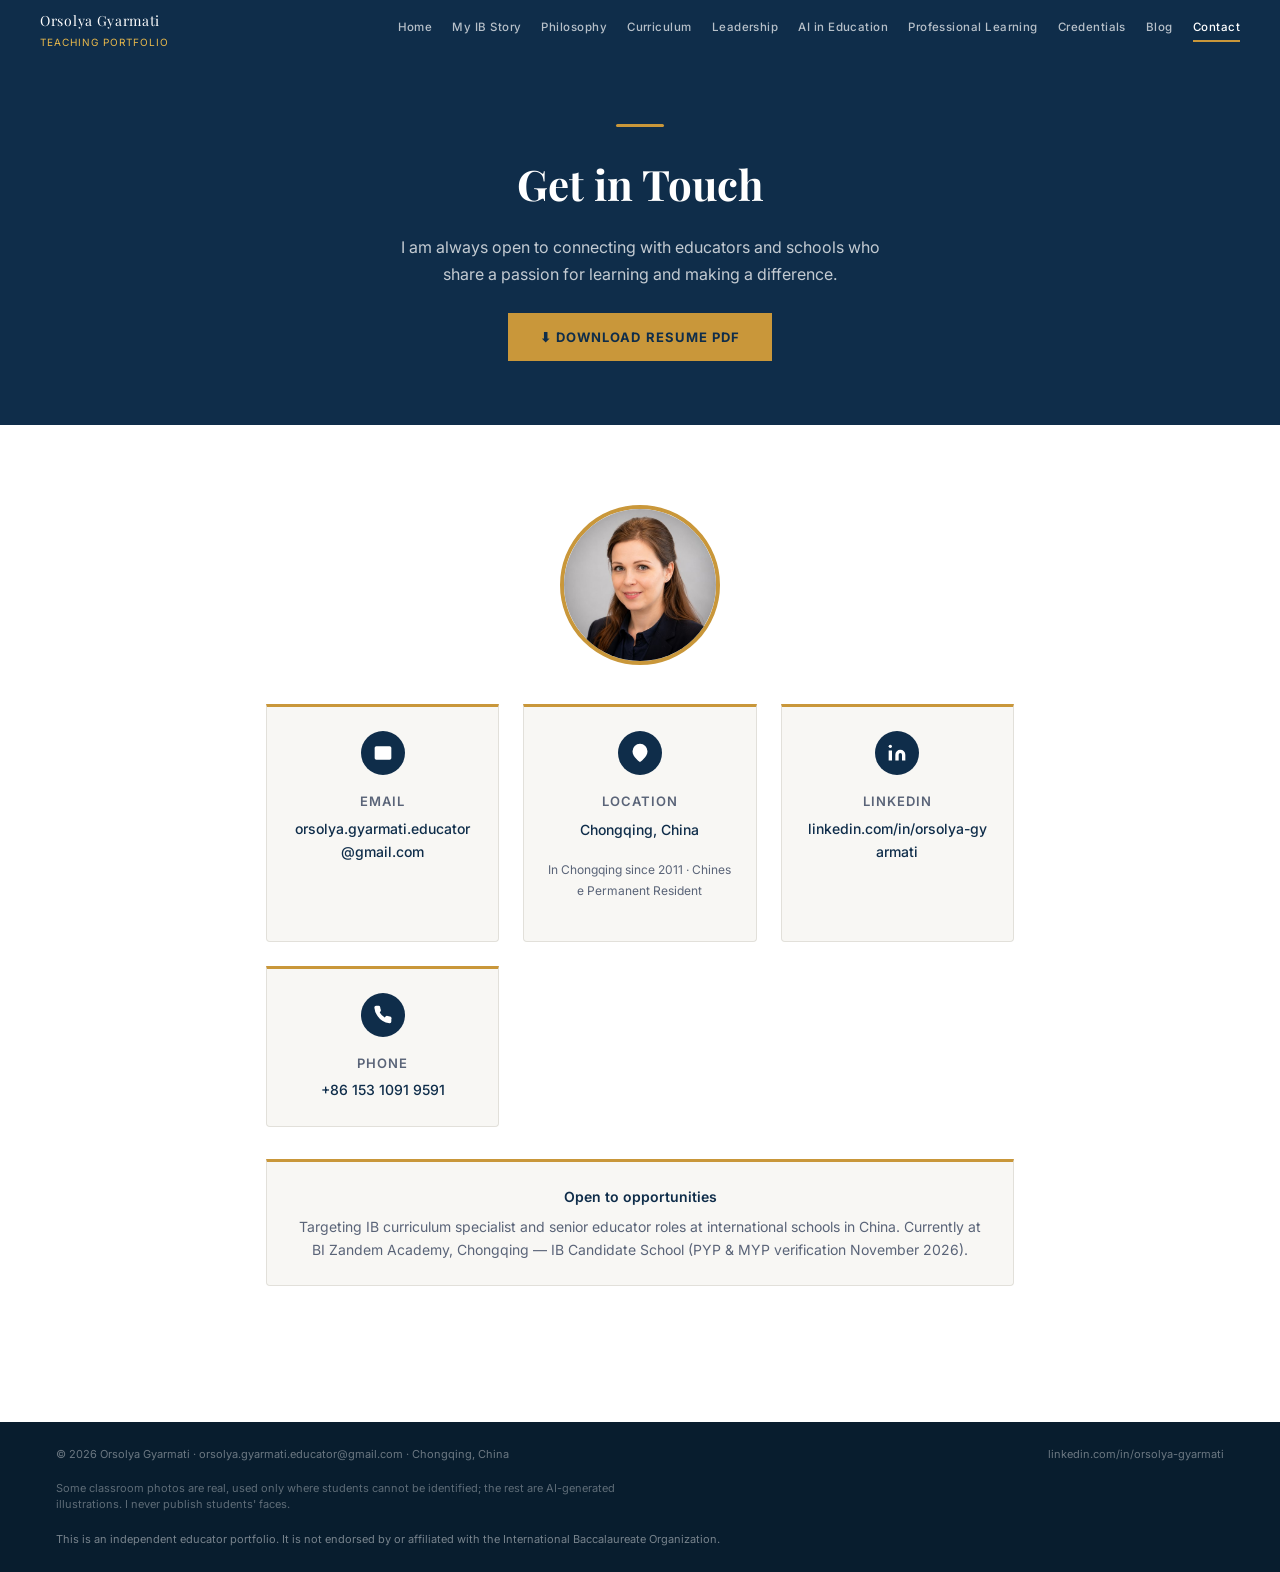
<file: contact.html>
<!DOCTYPE html>
<html lang="en">
<head><meta charset="UTF-8"><meta name="viewport" content="width=device-width, initial-scale=1.0"><title>Contact — Orsolya Gyarmati</title>
<meta name="description" content="Contact Orsolya Gyarmati — international educator and curriculum designer, Chongqing, China.">
<meta property="og:title" content="Contact — Orsolya Gyarmati">
<meta property="og:description" content="Contact Orsolya Gyarmati — international educator and curriculum designer, Chongqing, China.">
<meta property="og:type" content="website">
<meta property="og:url" content="https://orsolyagyarmati.com/contact.html">
<meta property="og:image" content="https://orsolyagyarmati.com/photo-hero.jpg">
<link rel="canonical" href="https://orsolyagyarmati.com/contact.html">
<link rel="icon" href="data:image/svg+xml,%3Csvg xmlns='http://www.w3.org/2000/svg' viewBox='0 0 32 32'%3E%3Crect width='32' height='32' fill='%230d2238'/%3E%3Ctext x='16' y='23' font-size='20' font-family='Georgia,serif' fill='%23c9973a' text-anchor='middle'%3EO%3C/text%3E%3C/svg%3E">

<link href="https://fonts.googleapis.com/css2?family=Playfair+Display:wght@700&family=Inter:wght@300;400;500;600&display=swap" rel="stylesheet">
<link rel="stylesheet" href="styles.css">
<style>
.contact-hero{background:var(--navy);padding:4rem 3.5rem;text-align:center}
.contact-hero h1{font-family:'Playfair Display',Georgia,'Songti SC','Times New Roman',serif;font-size:42px;color:var(--white);margin-bottom:1rem}
.contact-hero p{font-size:16px;color:rgba(255,255,255,.75);max-width:520px;margin:0 auto;line-height:1.7}
.contact-cards{display:grid;grid-template-columns:repeat(auto-fit,minmax(200px,1fr));gap:1.5rem;margin:2rem 0}
.contact-card{background:var(--off-white);border:.5px solid var(--border);border-top:3px solid var(--gold);padding:1.5rem;text-align:center;border-radius:0 0 4px 4px}
.contact-card .icon{width:44px;height:44px;background:var(--navy);border-radius:50%;display:flex;align-items:center;justify-content:center;margin:0 auto 1rem}
.contact-card .icon svg{fill:var(--white);width:20px;height:20px}
.contact-card h3{font-size:13px;font-weight:600;color:var(--text-muted);text-transform:uppercase;letter-spacing:.08em;margin-bottom:6px}
.contact-card a,.contact-card p{font-size:14px;color:var(--navy);font-weight:500;text-decoration:none;display:block;word-break:break-all;overflow-wrap:break-word}
.resume-download{background:var(--gold);color:var(--navy);padding:14px 32px;font-size:13px;font-weight:700;text-decoration:none;letter-spacing:.08em;text-transform:uppercase;display:inline-block;margin-top:1.5rem}
</style>
</head>
<body>
<nav><a href="index.html" class="nav-brand"><div class="nav-brand-text"><span class="name">Orsolya Gyarmati</span><span class="sub">Teaching Portfolio</span></div></a><button class="nav-toggle" aria-label="Toggle menu" aria-expanded="false"><span></span></button><div class="nav-links"><a href="index.html">Home</a><a href="ib-story.html">My IB Story</a><a href="philosophy.html">Philosophy</a><a href="curriculum.html">Curriculum</a><a href="leadership.html">Leadership</a><a href="ai-education.html">AI in Education</a><a href="professional-learning.html">Professional Learning</a><a href="credentials.html">Credentials</a><a href="blog.html">Blog</a><a href="contact.html" class="active">Contact</a></div></nav>

<div class="contact-hero">
  <div class="gold-bar" style="margin:0 auto 1.5rem"></div>
  <h1>Get in Touch</h1>
  <p>I am always open to connecting with educators and schools who share a passion for learning and making a difference.</p>
  <a href="Orsolya_Gyarmati_Resume_2026.pdf" target="_blank" class="resume-download">⬇ Download Resume PDF</a>
</div>

<div class="content">

  <div style="text-align:center;margin:2rem 0"><img src="photo-headshot.jpg" alt="Orsolya Gyarmati" style="width:160px;height:160px;border-radius:50%;object-fit:cover;border:4px solid var(--gold)"></div>

  <div class="contact-cards">
    <div class="contact-card">
      <div class="icon"><svg viewBox="0 0 24 24"><path d="M4 4h16c1.1 0 2 .9 2 2v12c0 1.1-.9 2-2 2H4c-1.1 0-2-.9-2-2V6c0-1.1.9-2 2-2z"/><polyline points="22,6 12,13 2,6"/></svg></div>
      <h3>Email</h3>
      <a href="mailto:orsolya.gyarmati.educator@gmail.com">orsolya.gyarmati.educator@gmail.com</a>
    </div>
    <div class="contact-card">
      <div class="icon"><svg viewBox="0 0 24 24"><path d="M21 10c0 7-9 13-9 13s-9-6-9-13a9 9 0 0 1 18 0z"/><circle cx="12" cy="10" r="3"/></svg></div>
      <h3>Location</h3>
      <p>Chongqing, China</p>
      <p style="font-size:12px;color:var(--text-muted);font-weight:400;margin-top:2px">In Chongqing since 2011 · Chinese Permanent Resident</p>
    </div>
    <div class="contact-card">
      <div class="icon"><svg viewBox="0 0 24 24"><path d="M16 8a6 6 0 0 1 6 6v7h-4v-7a2 2 0 0 0-2-2 2 2 0 0 0-2 2v7h-4v-7a6 6 0 0 1 6-6z"/><rect x="2" y="9" width="4" height="12"/><circle cx="4" cy="4" r="2"/></svg></div>
      <h3>LinkedIn</h3>
      <a href="https://linkedin.com/in/orsolya-gyarmati" target="_blank">linkedin.com/in/orsolya-gyarmati</a>
    </div>
    <div class="contact-card">
      <div class="icon"><svg viewBox="0 0 24 24"><path d="M22 16.92v3a2 2 0 0 1-2.18 2 19.79 19.79 0 0 1-8.63-3.07A19.5 19.5 0 0 1 4.69 12 19.79 19.79 0 0 1 1.65 3.22a2 2 0 0 1 2-2.18h3a2 2 0 0 1 2 1.72c.127.96.361 1.903.7 2.81a2 2 0 0 1-.45 2.11L8.09 8.91a16 16 0 0 0 6 6l1.27-1.27a2 2 0 0 1 2.11-.45c.907.339 1.85.573 2.81.7A2 2 0 0 1 22 16.92z"/></svg></div>
      <h3>Phone</h3>
      <a href="tel:+8615310919591">+86 153 1091 9591</a>
    </div>
  </div>

  <div class="highlight-box" style="text-align:center;margin-top:2rem">
    <h3>Open to opportunities</h3>
    <p>Targeting IB curriculum specialist and senior educator roles at international schools in China. Currently at BI Zandem Academy, Chongqing — IB Candidate School (PYP & MYP verification November 2026).</p>
  </div>

</div>

<footer>
  <p>© 2026 Orsolya Gyarmati · orsolya.gyarmati.educator@gmail.com · Chongqing, China</p>
  <a href="https://linkedin.com/in/orsolya-gyarmati">linkedin.com/in/orsolya-gyarmati</a>
  <p style="font-size:11px;color:rgba(255,255,255,.35);margin-top:8px;max-width:600px;line-height:1.5">Some classroom photos are real, used only where students cannot be identified; the rest are AI-generated illustrations. I never publish students' faces.</p>
<p style="font-size:11px;color:rgba(255,255,255,.45);margin-top:10px;line-height:1.6">This is an independent educator portfolio. It is not endorsed by or affiliated with the International Baccalaureate Organization.</p>
</footer>
<script src="nav.js" defer></script>
</body></html>
</file>
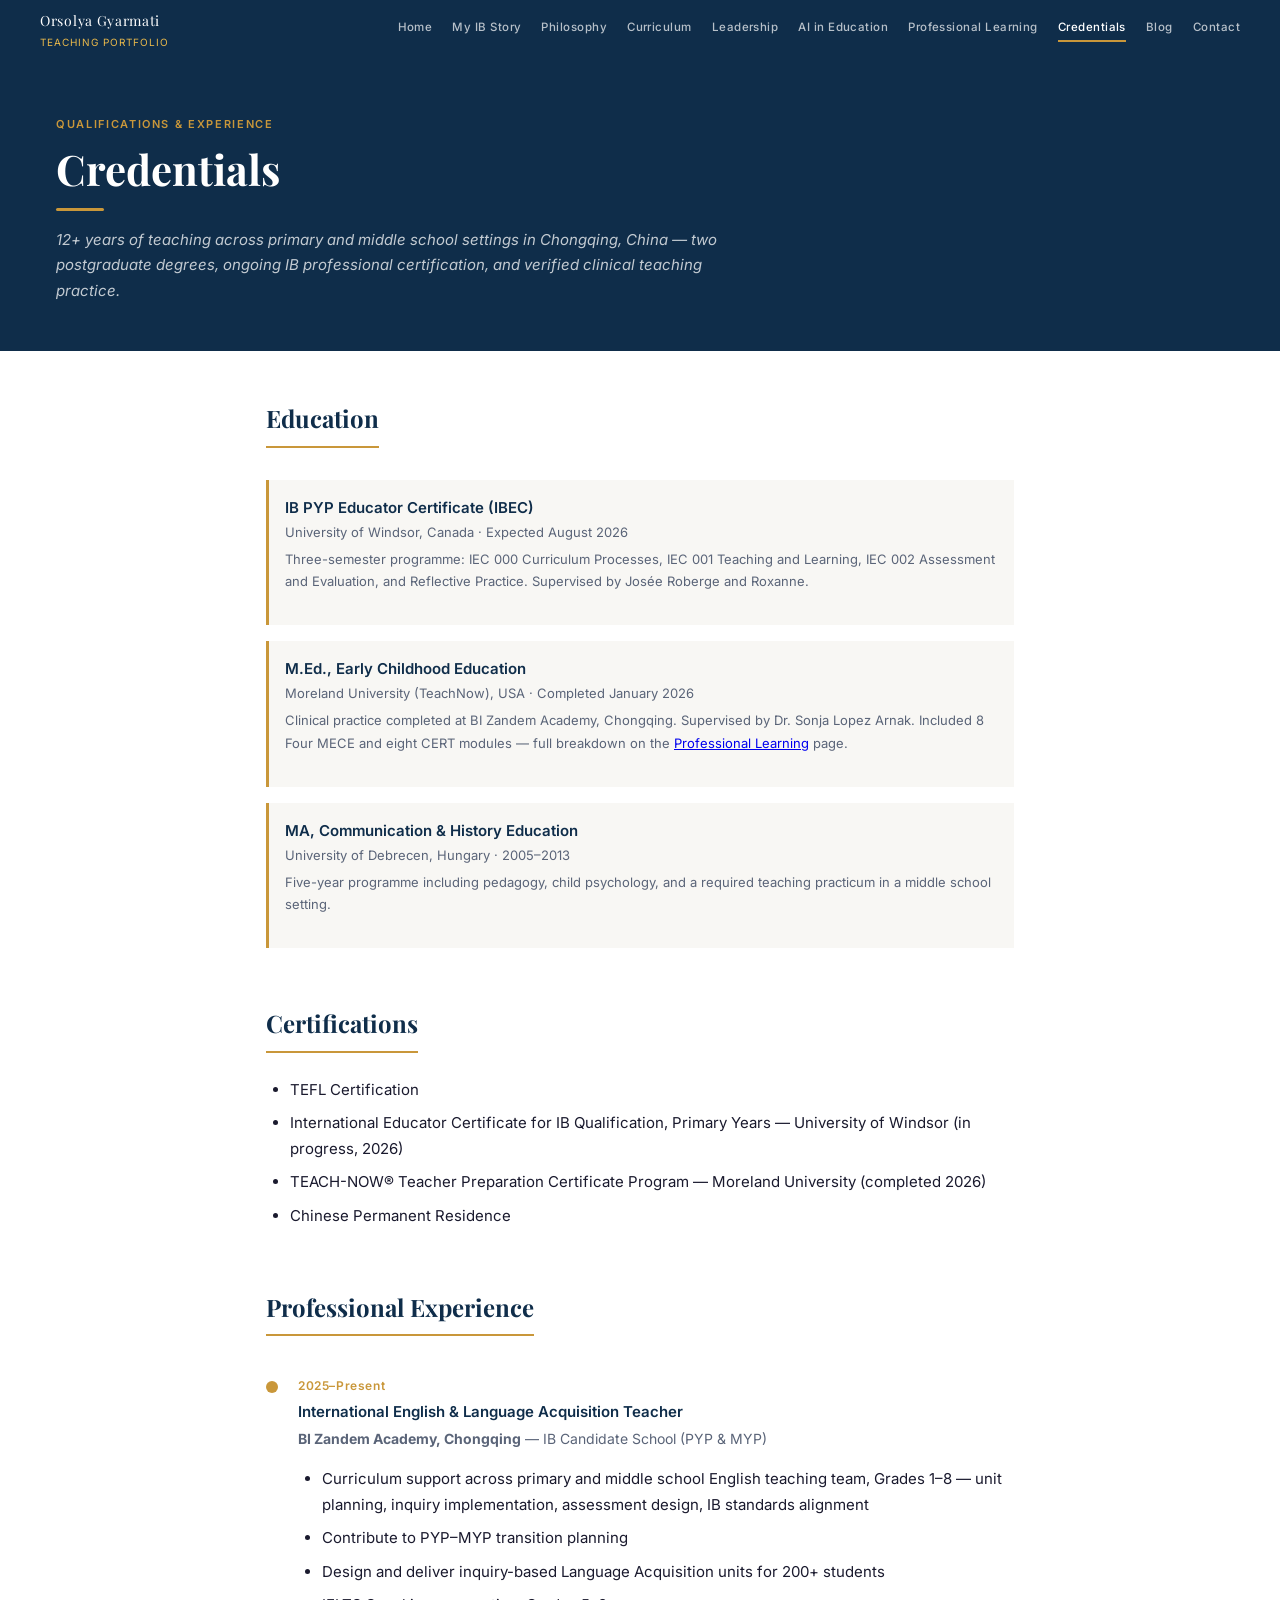
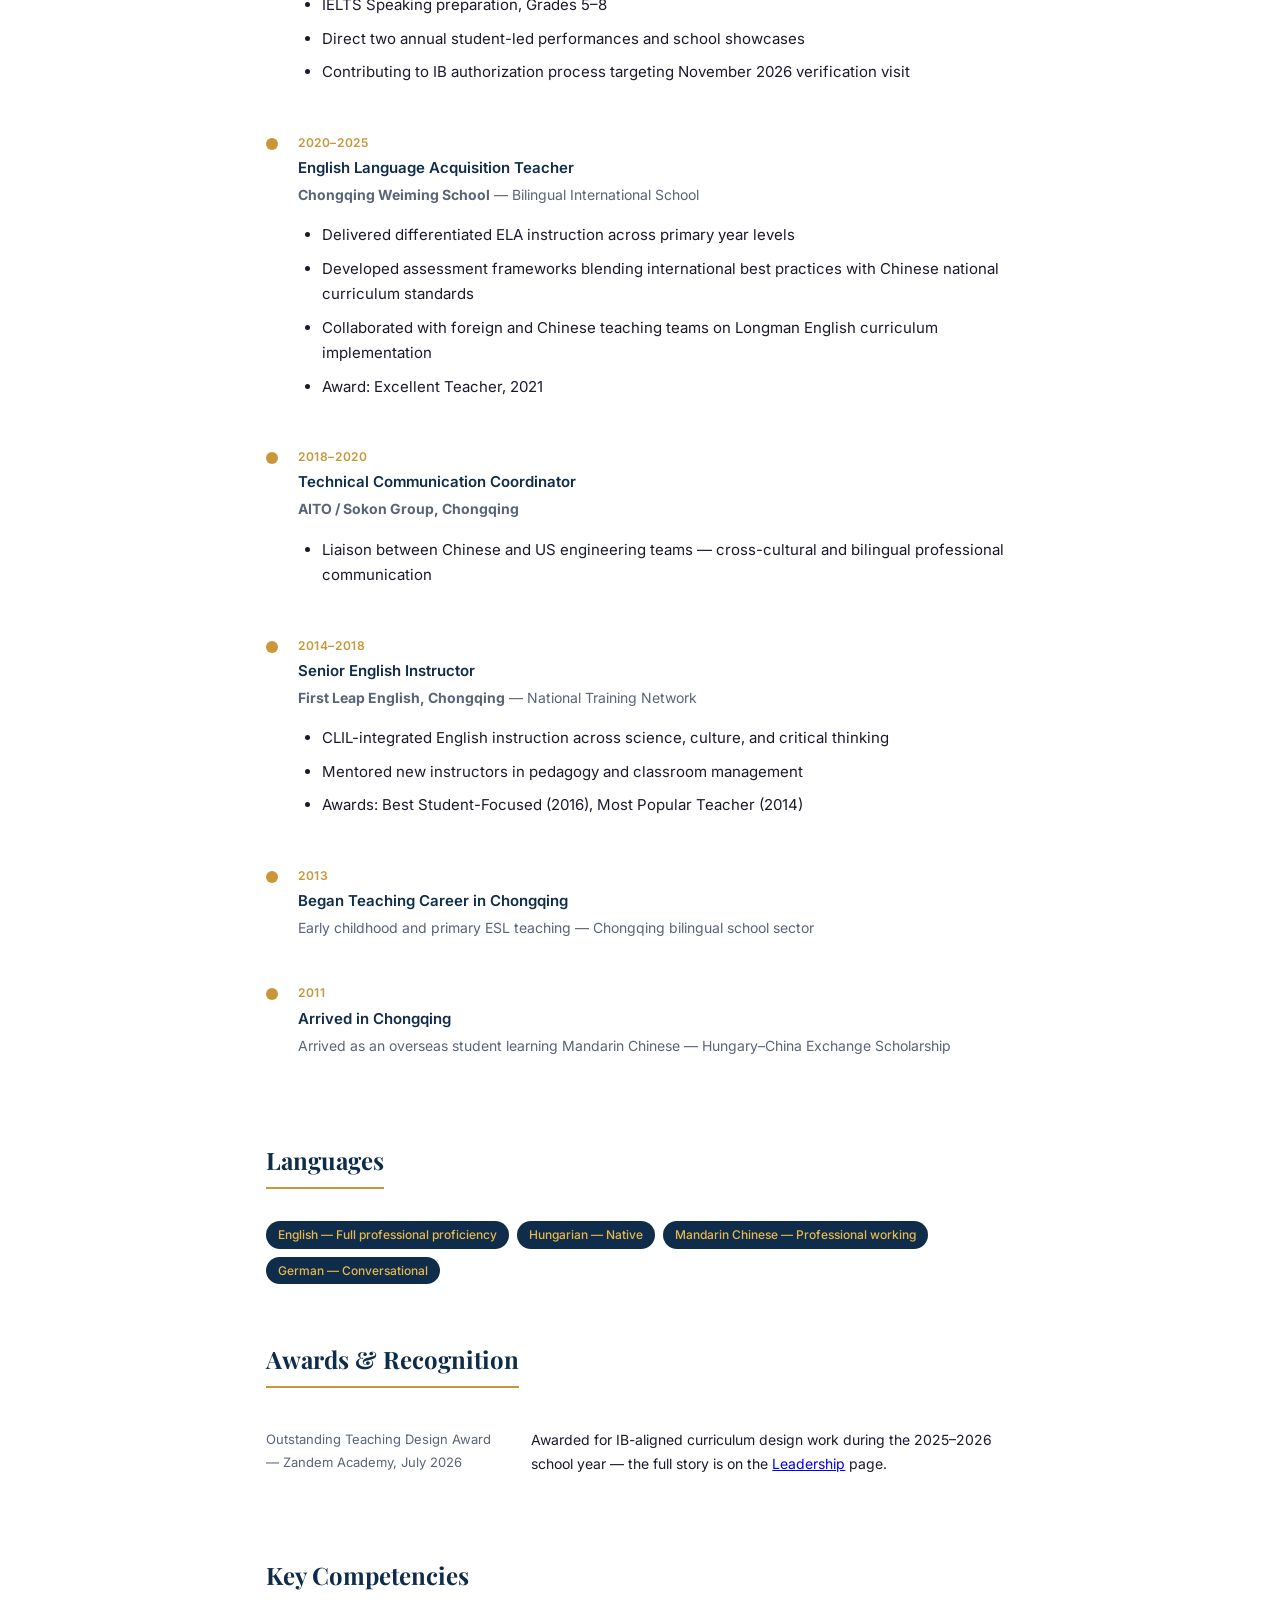
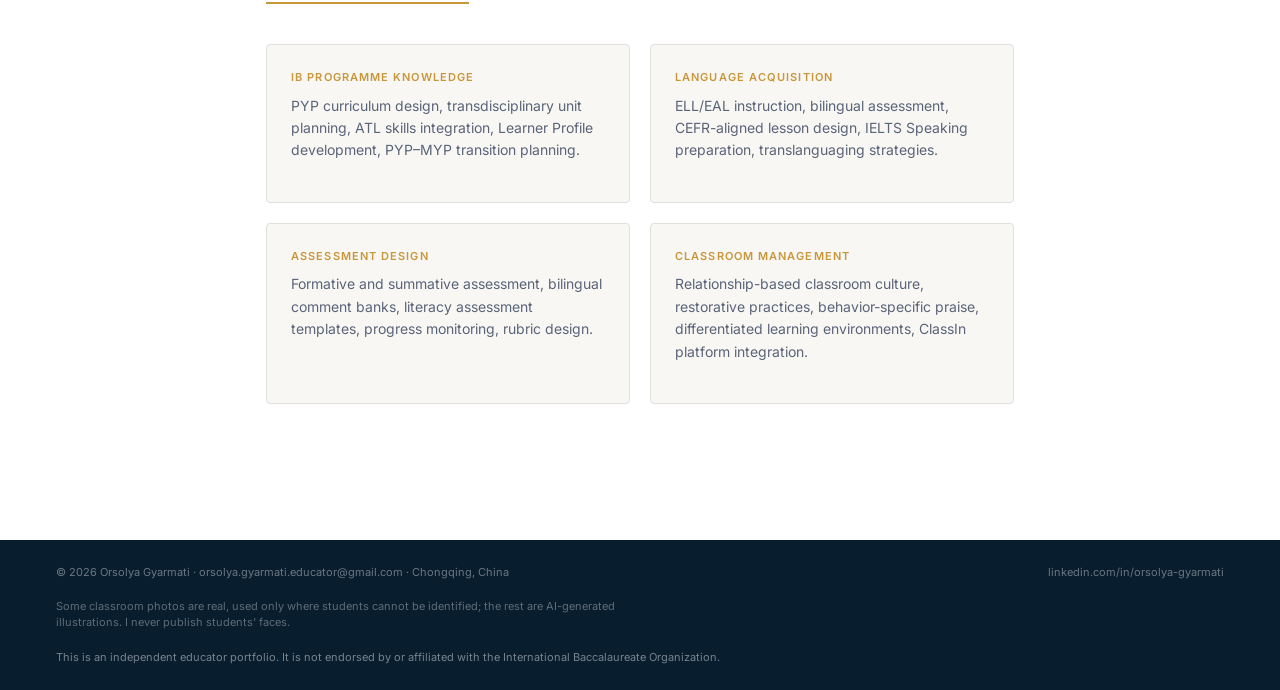
<file: credentials.html>
<!DOCTYPE html>
<html lang="en">
<head><meta charset="UTF-8"><meta name="viewport" content="width=device-width, initial-scale=1.0"><title>Credentials — Orsolya Gyarmati</title>
<meta name="description" content="Qualifications, certifications and awards — Orsolya Gyarmati, international educator, Chongqing.">
<meta property="og:title" content="Credentials — Orsolya Gyarmati">
<meta property="og:description" content="Qualifications, certifications and awards — Orsolya Gyarmati, international educator, Chongqing.">
<meta property="og:type" content="website">
<meta property="og:url" content="https://orsolyagyarmati.com/credentials.html">
<meta property="og:image" content="https://orsolyagyarmati.com/photo-hero.jpg">
<link rel="canonical" href="https://orsolyagyarmati.com/credentials.html">
<link rel="icon" href="data:image/svg+xml,%3Csvg xmlns='http://www.w3.org/2000/svg' viewBox='0 0 32 32'%3E%3Crect width='32' height='32' fill='%230d2238'/%3E%3Ctext x='16' y='23' font-size='20' font-family='Georgia,serif' fill='%23c9973a' text-anchor='middle'%3EO%3C/text%3E%3C/svg%3E">

<link href="https://fonts.googleapis.com/css2?family=Playfair+Display:wght@700&family=Inter:wght@300;400;500;600&display=swap" rel="stylesheet">
<link rel="stylesheet" href="styles.css"></head>
<body>
<nav><a href="index.html" class="nav-brand"><div class="nav-brand-text"><span class="name">Orsolya Gyarmati</span><span class="sub">Teaching Portfolio</span></div></a><button class="nav-toggle" aria-label="Toggle menu" aria-expanded="false"><span></span></button><div class="nav-links"><a href="index.html">Home</a><a href="ib-story.html">My IB Story</a><a href="philosophy.html">Philosophy</a><a href="curriculum.html">Curriculum</a><a href="leadership.html">Leadership</a><a href="ai-education.html">AI in Education</a><a href="professional-learning.html">Professional Learning</a><a href="credentials.html" class="active">Credentials</a><a href="blog.html">Blog</a><a href="contact.html">Contact</a></div></nav>

<div class="page-header">
  <p class="eyebrow">Qualifications & Experience</p>
  <h1>Credentials</h1>
  <div class="gold-bar"></div>
  <p class="lead">12+ years of teaching across primary and middle school settings in Chongqing, China — two postgraduate degrees, ongoing IB professional certification, and verified clinical teaching practice.</p>
</div>

<div class="content">

  <h2>Education</h2>
  <div class="cred-list">
    <div class="cred-item"><div class="ci-body"><h3>IB PYP Educator Certificate (IBEC)</h3><span>University of Windsor, Canada · Expected August 2026</span><p style="font-size:13px;color:var(--text-muted);margin-top:4px">Three-semester programme: IEC 000 Curriculum Processes, IEC 001 Teaching and Learning, IEC 002 Assessment and Evaluation, and Reflective Practice. Supervised by Josée Roberge and Roxanne.</p></div></div>
    <div class="cred-item"><div class="ci-body"><h3>M.Ed., Early Childhood Education</h3><span>Moreland University (TeachNow), USA · Completed January 2026</span><p style="font-size:13px;color:var(--text-muted);margin-top:4px">Clinical practice completed at BI Zandem Academy, Chongqing. Supervised by Dr. Sonja Lopez Arnak. Included 8 Four MECE and eight CERT modules — full breakdown on the <a href="professional-learning.html">Professional Learning</a> page.</p></div></div>
    <div class="cred-item"><div class="ci-body"><h3>MA, Communication & History Education</h3><span>University of Debrecen, Hungary · 2005–2013</span><p style="font-size:13px;color:var(--text-muted);margin-top:4px">Five-year programme including pedagogy, child psychology, and a required teaching practicum in a middle school setting.</p></div></div>
  </div>

  <h2>Certifications</h2>
  <ul>
    <li>TEFL Certification</li>
    <li>International Educator Certificate for IB Qualification, Primary Years — University of Windsor (in progress, 2026)</li>
    <li>TEACH-NOW® Teacher Preparation Certificate Program — Moreland University (completed 2026)</li>
    <li>Chinese Permanent Residence</li>
  </ul>

  <h2>Professional Experience</h2>

  <div class="timeline">
    <div class="timeline-item">
      <div class="timeline-dot"></div>
      <div class="timeline-content">
        <span class="date">2025–Present</span>
        <h3>International English & Language Acquisition Teacher</h3>
        <p><strong>BI Zandem Academy, Chongqing</strong> — IB Candidate School (PYP & MYP)</p>
        <ul style="margin-top:8px">
          <li>Curriculum support across primary and middle school English teaching team, Grades 1–8 — unit planning, inquiry implementation, assessment design, IB standards alignment</li>
          <li>Contribute to PYP–MYP transition planning</li>
          <li>Design and deliver inquiry-based Language Acquisition units for 200+ students</li>
          <li>IELTS Speaking preparation, Grades 5–8</li>
          <li>Direct two annual student-led performances and school showcases</li>
          <li>Contributing to IB authorization process targeting November 2026 verification visit</li>
        </ul>
      </div>
    </div>
    <div class="timeline-item">
      <div class="timeline-dot"></div>
      <div class="timeline-content">
        <span class="date">2020–2025</span>
        <h3>English Language Acquisition Teacher</h3>
        <p><strong>Chongqing Weiming School</strong> — Bilingual International School</p>
        <ul style="margin-top:8px">
          <li>Delivered differentiated ELA instruction across primary year levels</li>
          <li>Developed assessment frameworks blending international best practices with Chinese national curriculum standards</li>
          <li>Collaborated with foreign and Chinese teaching teams on Longman English curriculum implementation</li>
          <li>Award: Excellent Teacher, 2021</li>
        </ul>
      </div>
    </div>
    <div class="timeline-item">
      <div class="timeline-dot"></div>
      <div class="timeline-content">
        <span class="date">2018–2020</span>
        <h3>Technical Communication Coordinator</h3>
        <p><strong>AITO / Sokon Group, Chongqing</strong></p>
        <ul style="margin-top:8px">
          <li>Liaison between Chinese and US engineering teams — cross-cultural and bilingual professional communication</li>
        </ul>
      </div>
    </div>
    <div class="timeline-item">
      <div class="timeline-dot"></div>
      <div class="timeline-content">
        <span class="date">2014–2018</span>
        <h3>Senior English Instructor</h3>
        <p><strong>First Leap English, Chongqing</strong> — National Training Network</p>
        <ul style="margin-top:8px">
          <li>CLIL-integrated English instruction across science, culture, and critical thinking</li>
          <li>Mentored new instructors in pedagogy and classroom management</li>
          <li>Awards: Best Student-Focused (2016), Most Popular Teacher (2014)</li>
        </ul>
      </div>
    </div>
    <div class="timeline-item">
      <div class="timeline-dot"></div>
      <div class="timeline-content">
        <span class="date">2013</span>
        <h3>Began Teaching Career in Chongqing</h3>
        <p>Early childhood and primary ESL teaching — Chongqing bilingual school sector</p>
      </div>
    </div>
    <div class="timeline-item">
      <div class="timeline-dot"></div>
      <div class="timeline-content">
        <span class="date">2011</span>
        <h3>Arrived in Chongqing</h3>
        <p>Arrived as an overseas student learning Mandarin Chinese — Hungary–China Exchange Scholarship</p>
      </div>
    </div>
  </div>

  <h2>Languages</h2>
  <div class="tags">
    <span class="tag">English — Full professional proficiency</span>
    <span class="tag">Hungarian — Native</span>
    <span class="tag">Mandarin Chinese — Professional working</span>
    <span class="tag">German — Conversational</span>
  </div>

  <h2>Awards & Recognition</h2>

  <div style="margin:1.5rem 0;display:flex;gap:1.5rem;align-items:flex-start;flex-wrap:wrap">
    <div style="flex:1;min-width:220px">
      <p style="font-size:13px;color:var(--text-muted)">Outstanding Teaching Design Award — Zandem Academy, July 2026</p>
    </div>
    <div style="flex:2;min-width:260px">
      <p style="font-size:14px;line-height:1.7;color:var(--text)">Awarded for IB-aligned curriculum design work during the 2025–2026 school year — the full story is on the <a href="leadership.html">Leadership</a> page.</p>
    </div>
  </div>

  <h2>Key Competencies</h2>
  <div class="card-grid">
    <div class="card"><div class="card-label">IB Programme Knowledge</div><p>PYP curriculum design, transdisciplinary unit planning, ATL skills integration, Learner Profile development, PYP–MYP transition planning.</p></div>
    <div class="card"><div class="card-label">Language Acquisition</div><p>ELL/EAL instruction, bilingual assessment, CEFR-aligned lesson design, IELTS Speaking preparation, translanguaging strategies.</p></div>
    <div class="card"><div class="card-label">Assessment Design</div><p>Formative and summative assessment, bilingual comment banks, literacy assessment templates, progress monitoring, rubric design.</p></div>
    <div class="card"><div class="card-label">Classroom Management</div><p>Relationship-based classroom culture, restorative practices, behavior-specific praise, differentiated learning environments, ClassIn platform integration.</p></div>
  </div>

</div>

<footer>
  <p>© 2026 Orsolya Gyarmati · orsolya.gyarmati.educator@gmail.com · Chongqing, China</p>
  <a href="https://linkedin.com/in/orsolya-gyarmati">linkedin.com/in/orsolya-gyarmati</a>
  <p style="font-size:11px;color:rgba(255,255,255,.35);margin-top:8px;max-width:600px;line-height:1.5">Some classroom photos are real, used only where students cannot be identified; the rest are AI-generated illustrations. I never publish students' faces.</p>
<p style="font-size:11px;color:rgba(255,255,255,.45);margin-top:10px;line-height:1.6">This is an independent educator portfolio. It is not endorsed by or affiliated with the International Baccalaureate Organization.</p>
</footer>
<script src="nav.js" defer></script>
</body></html>
</file>
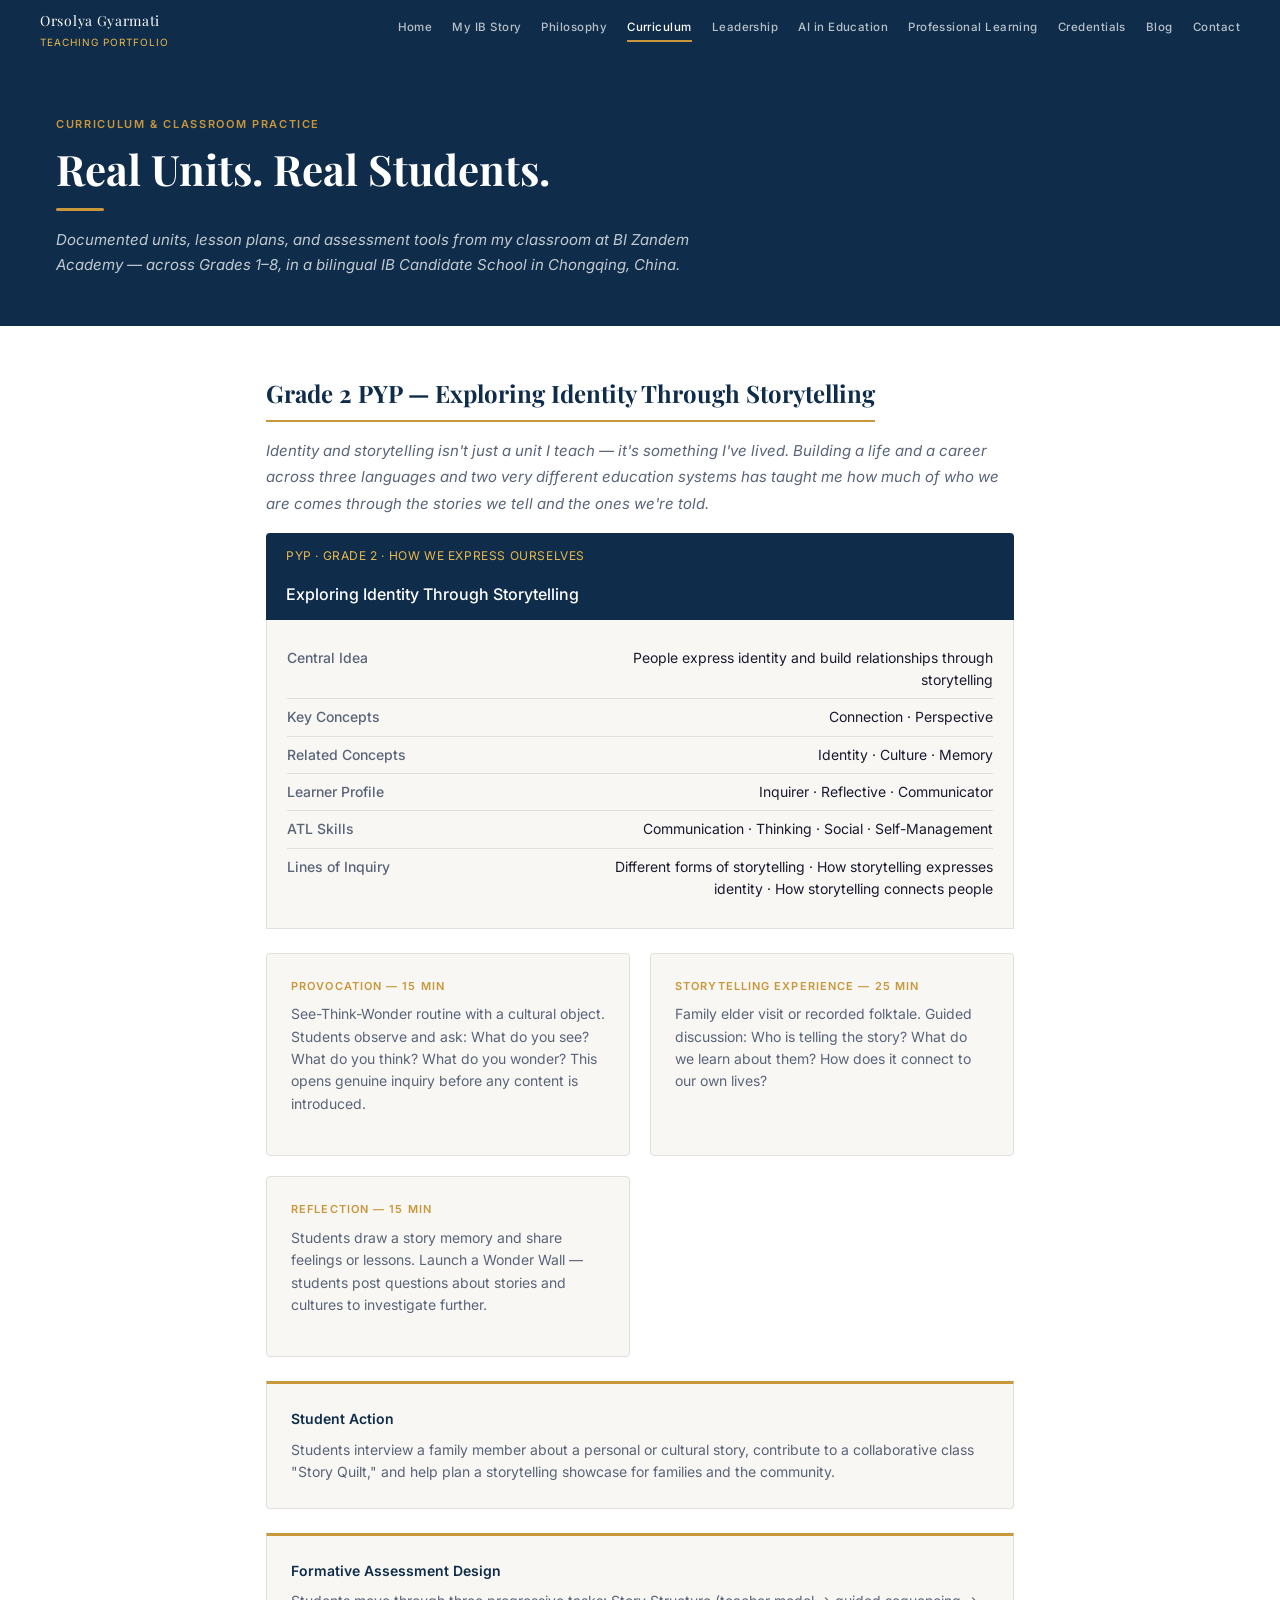
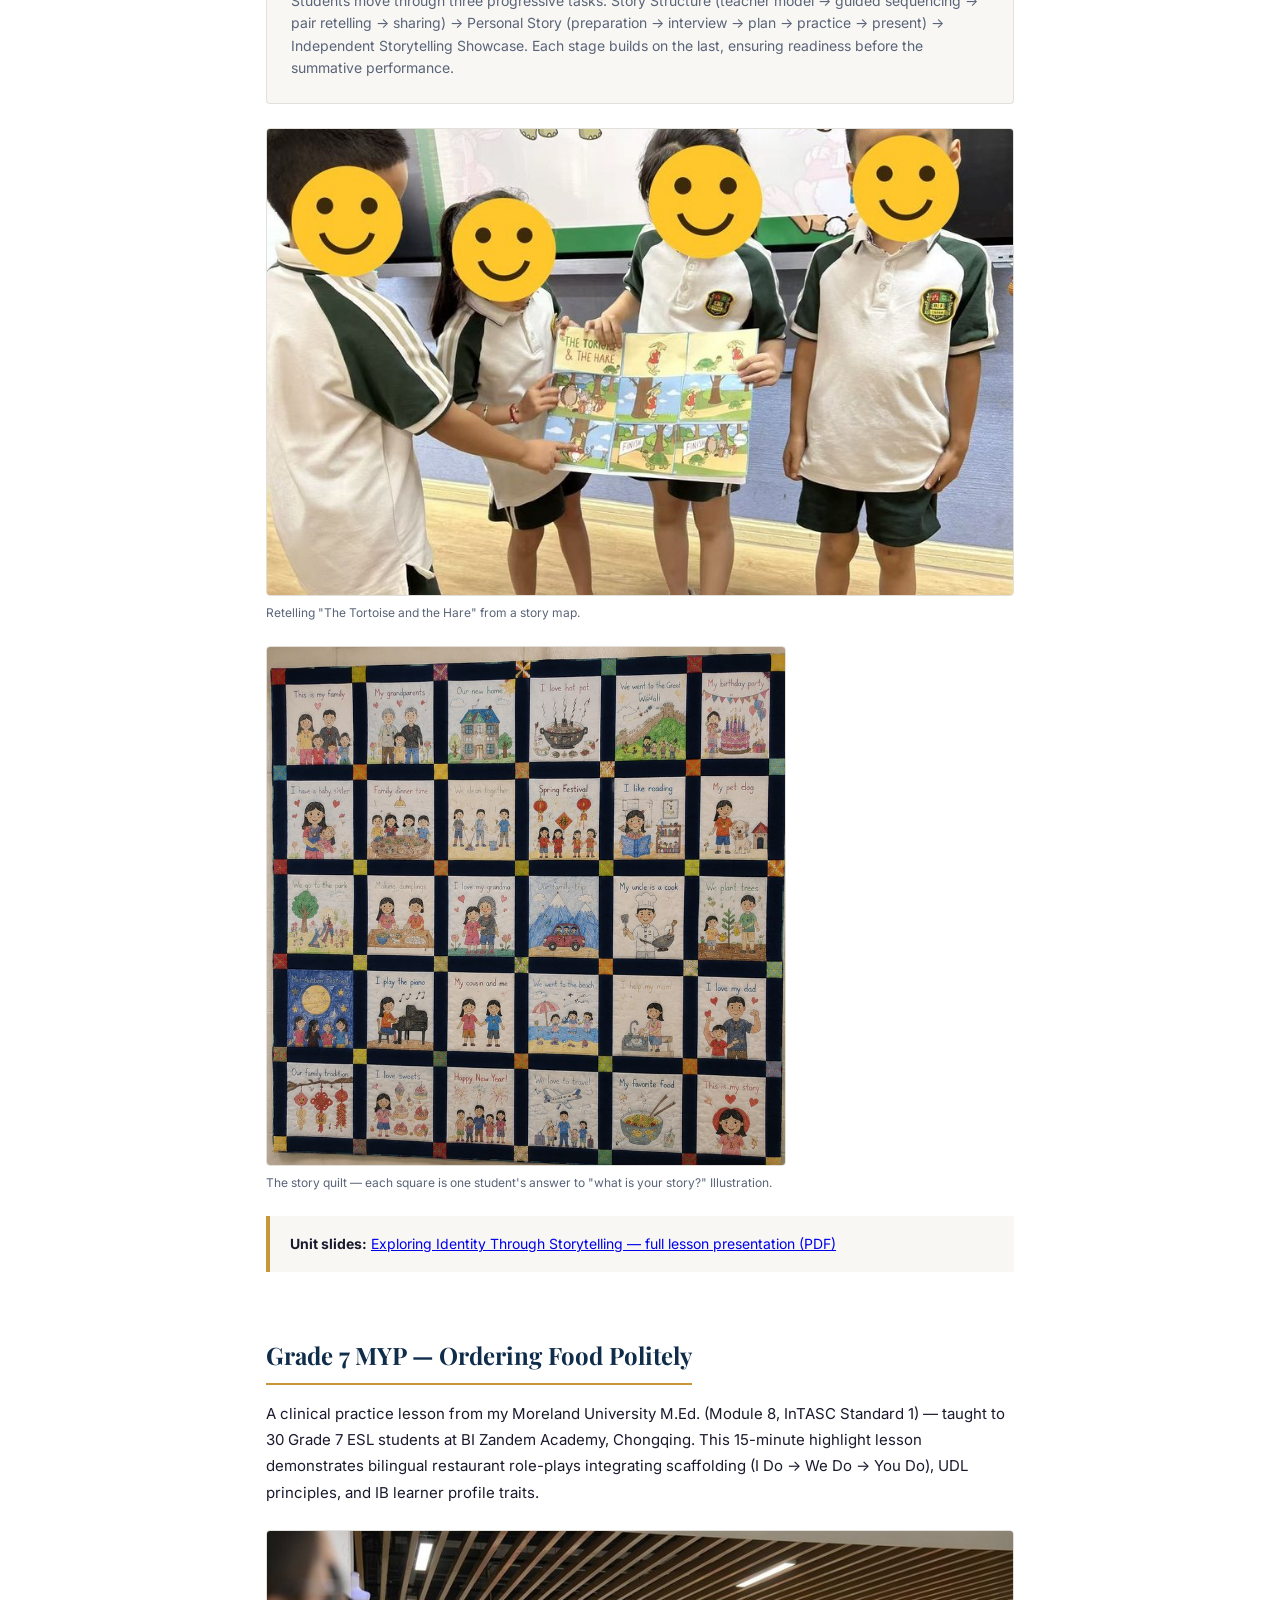
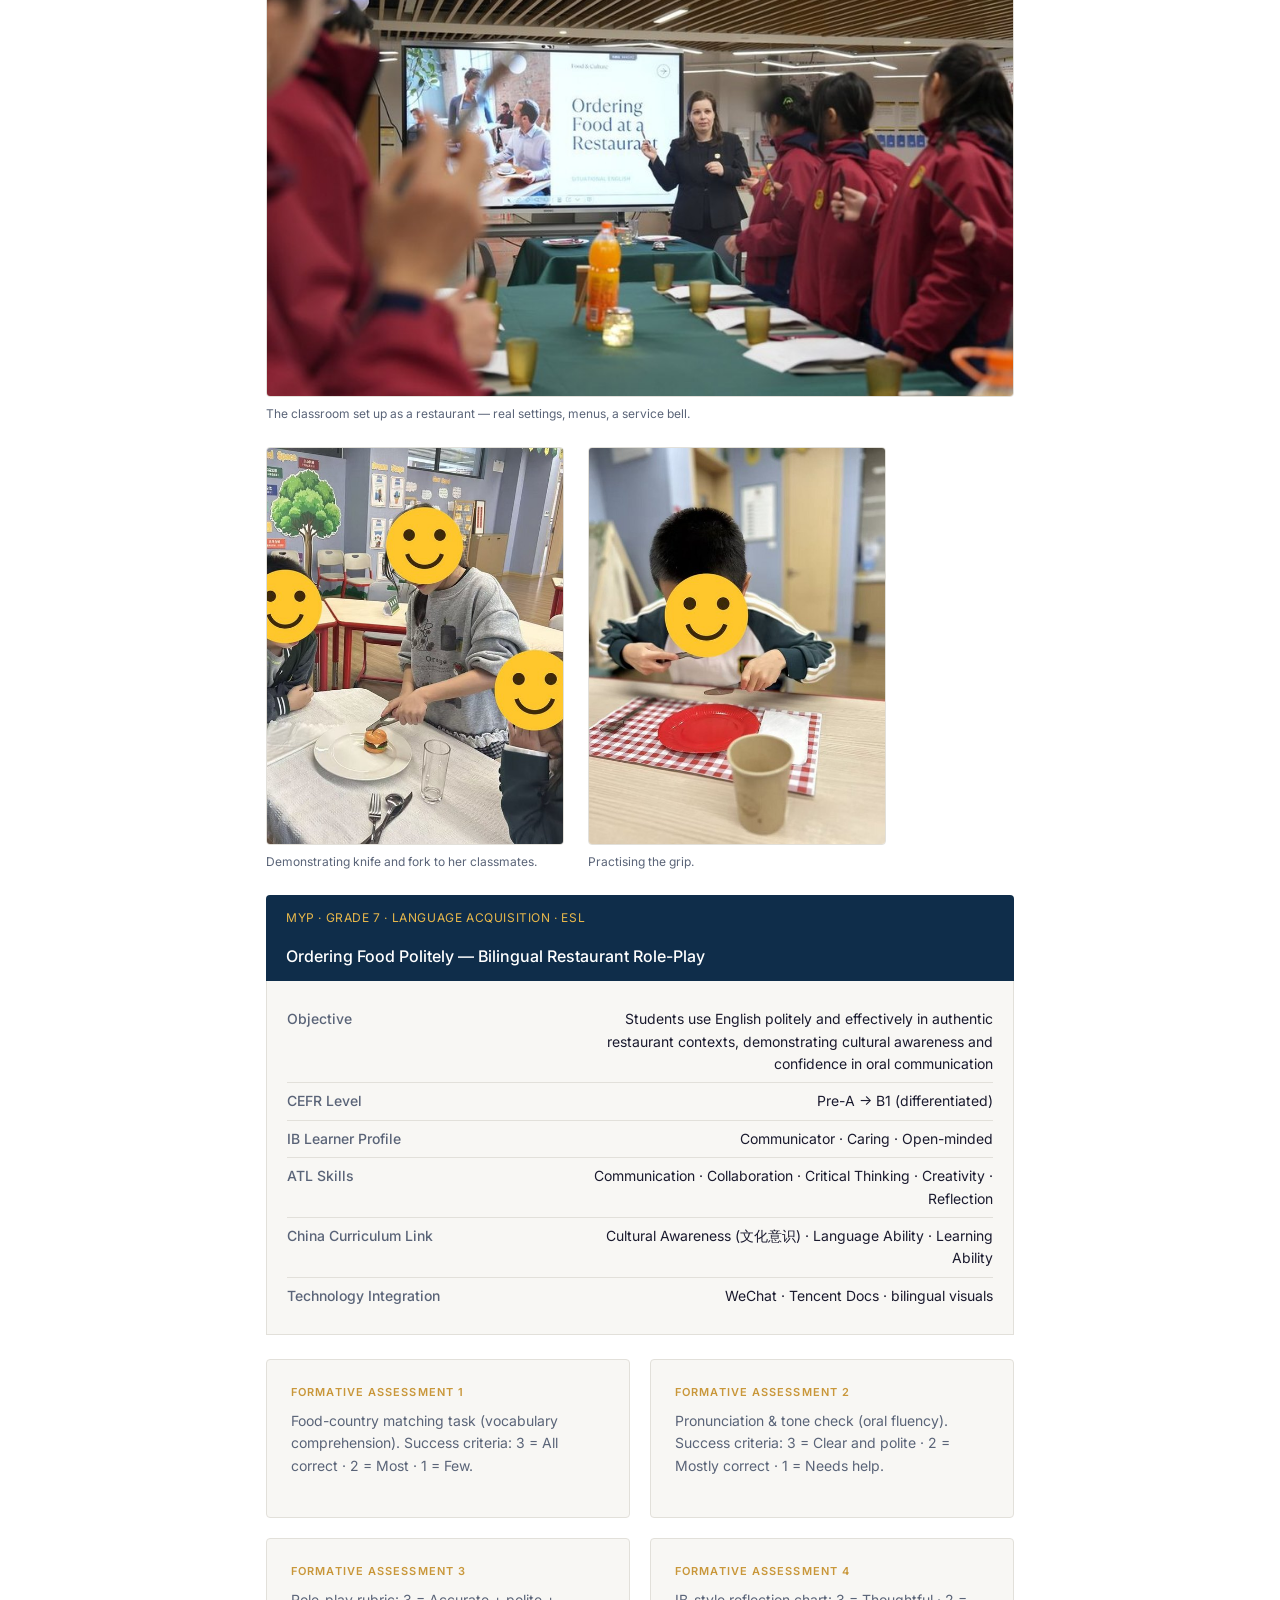
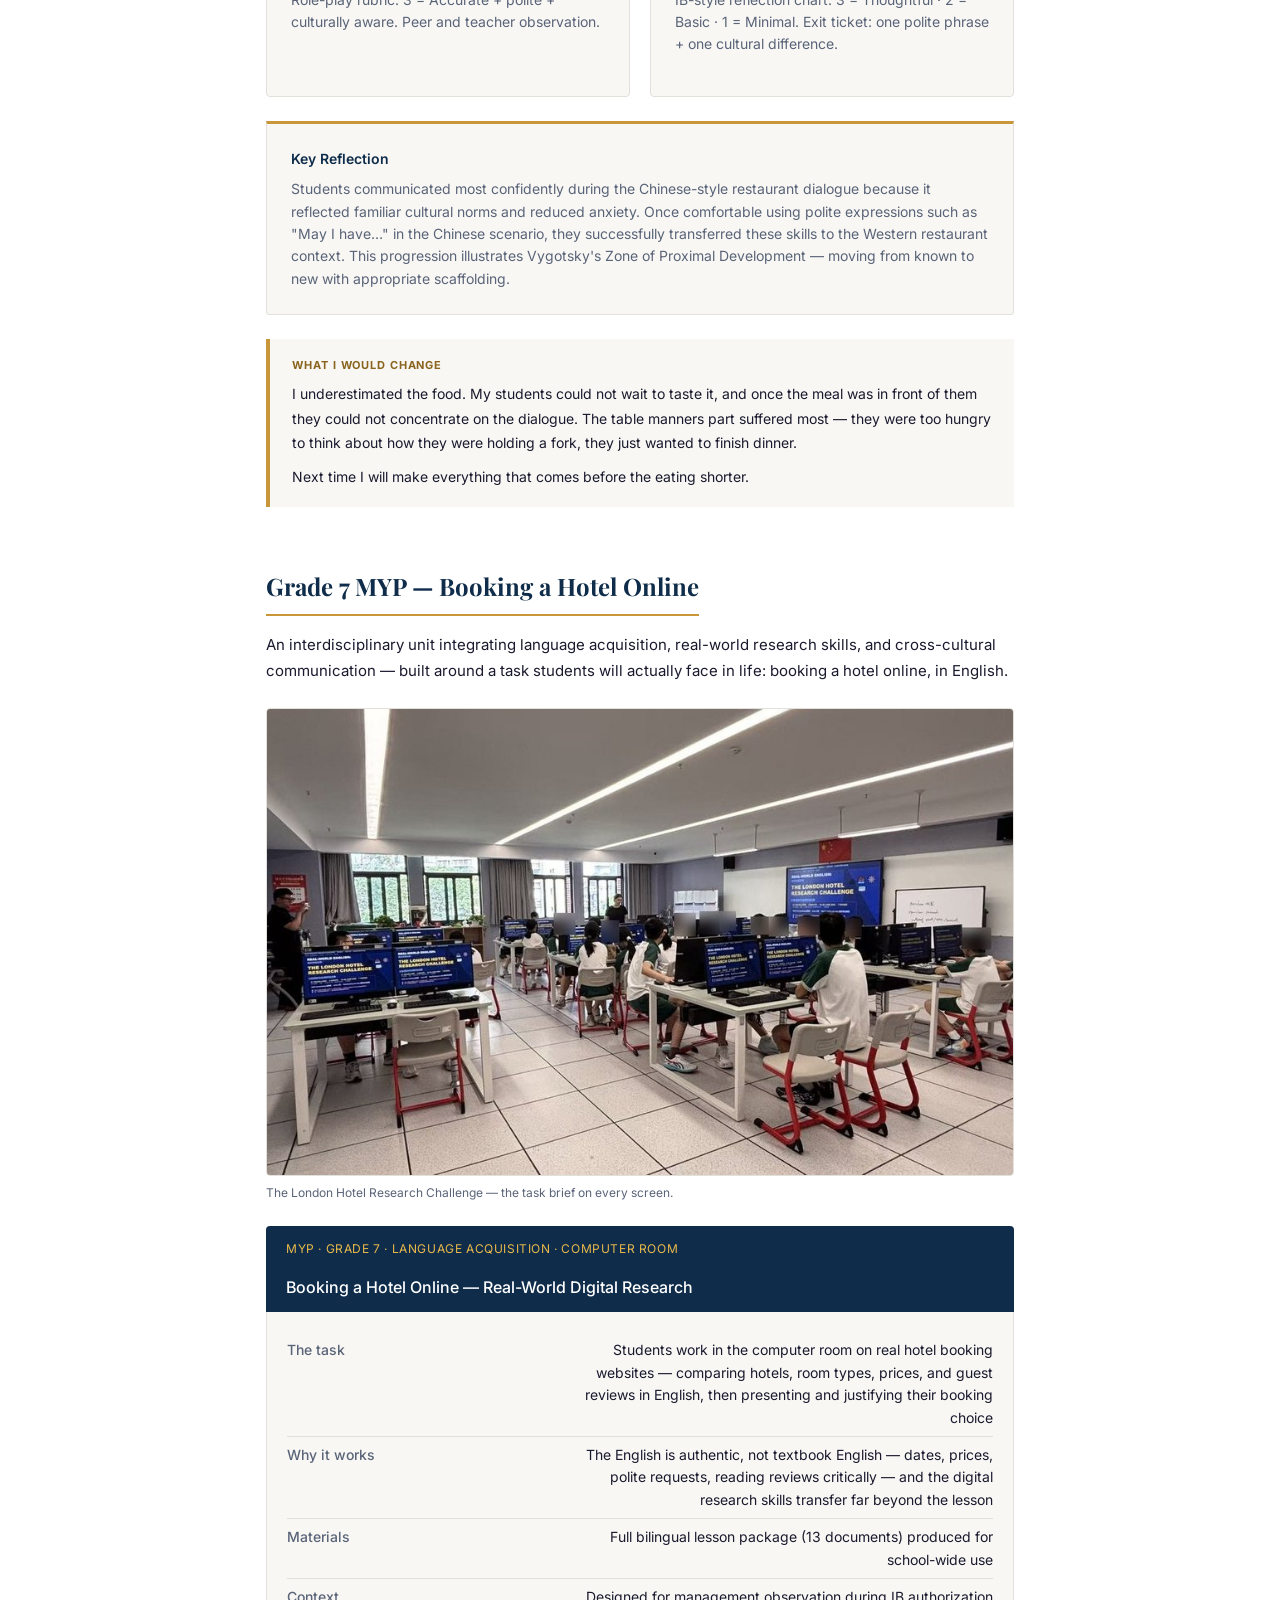
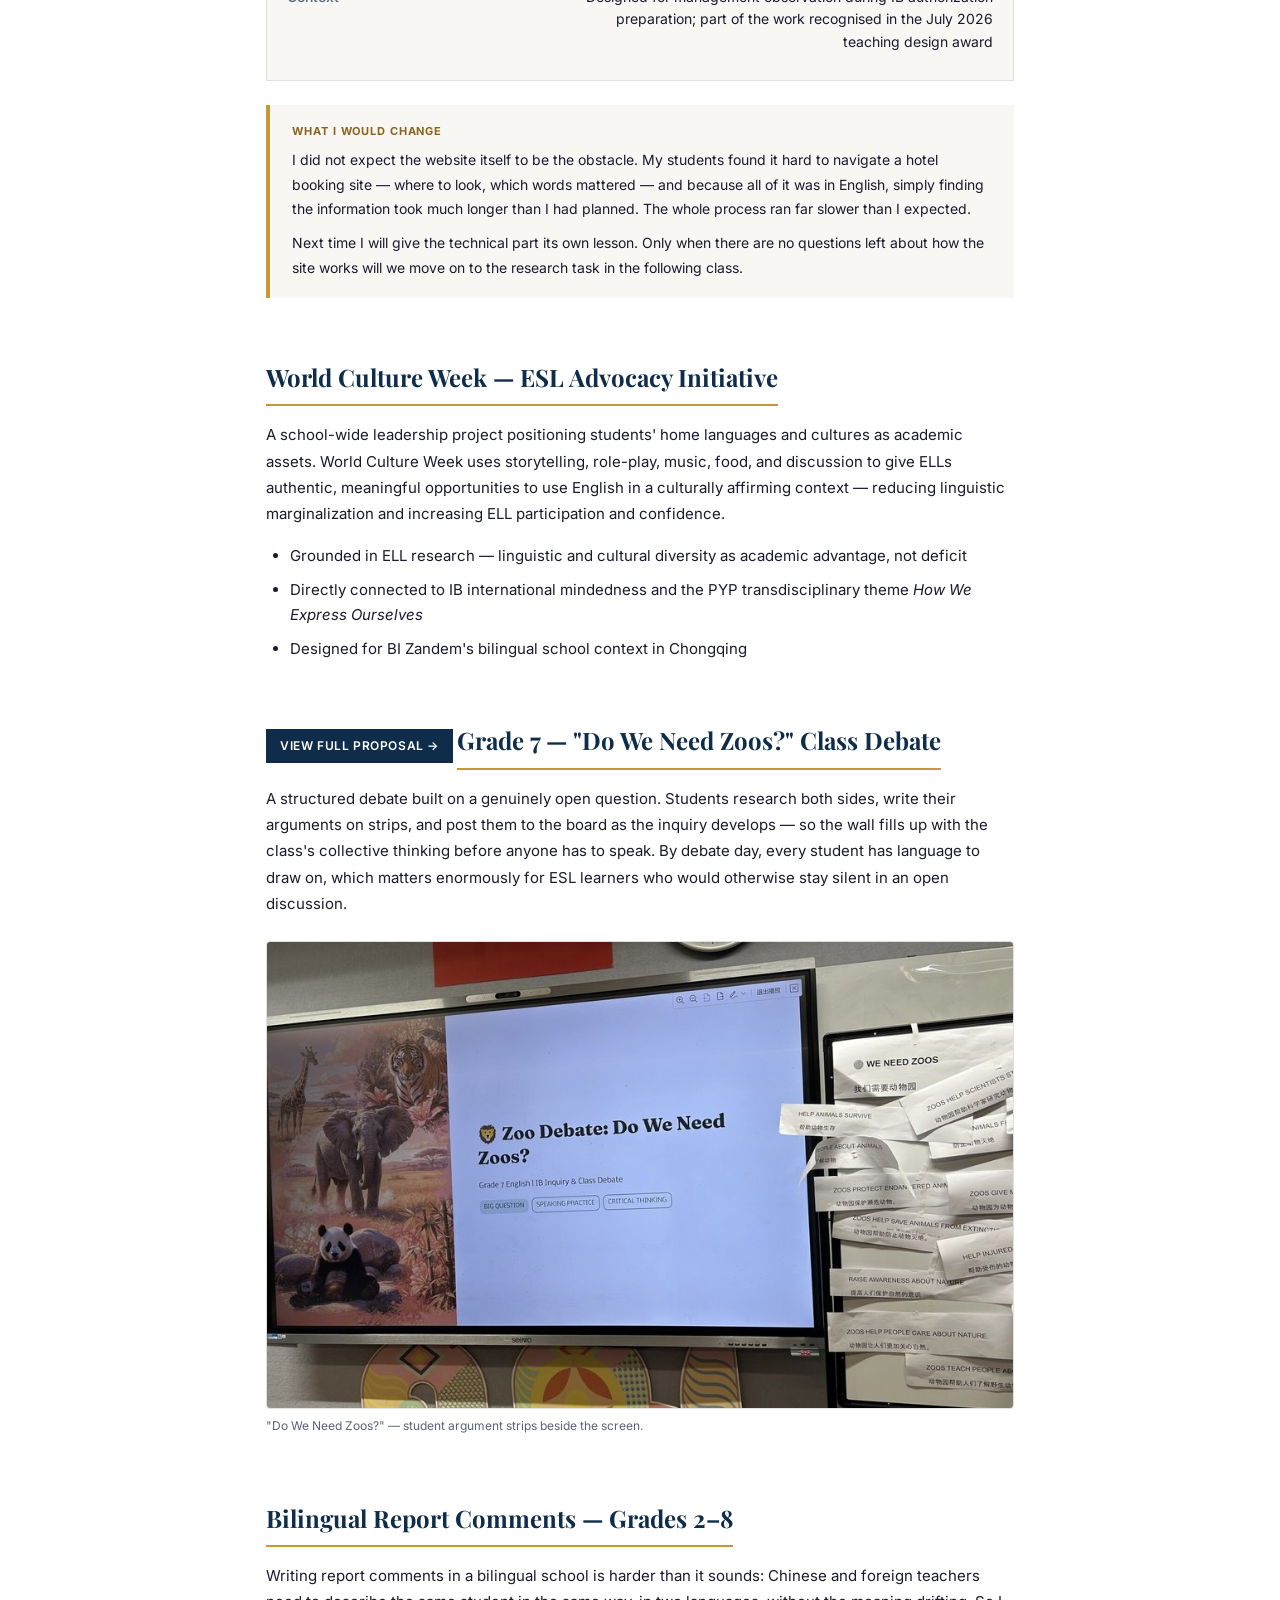
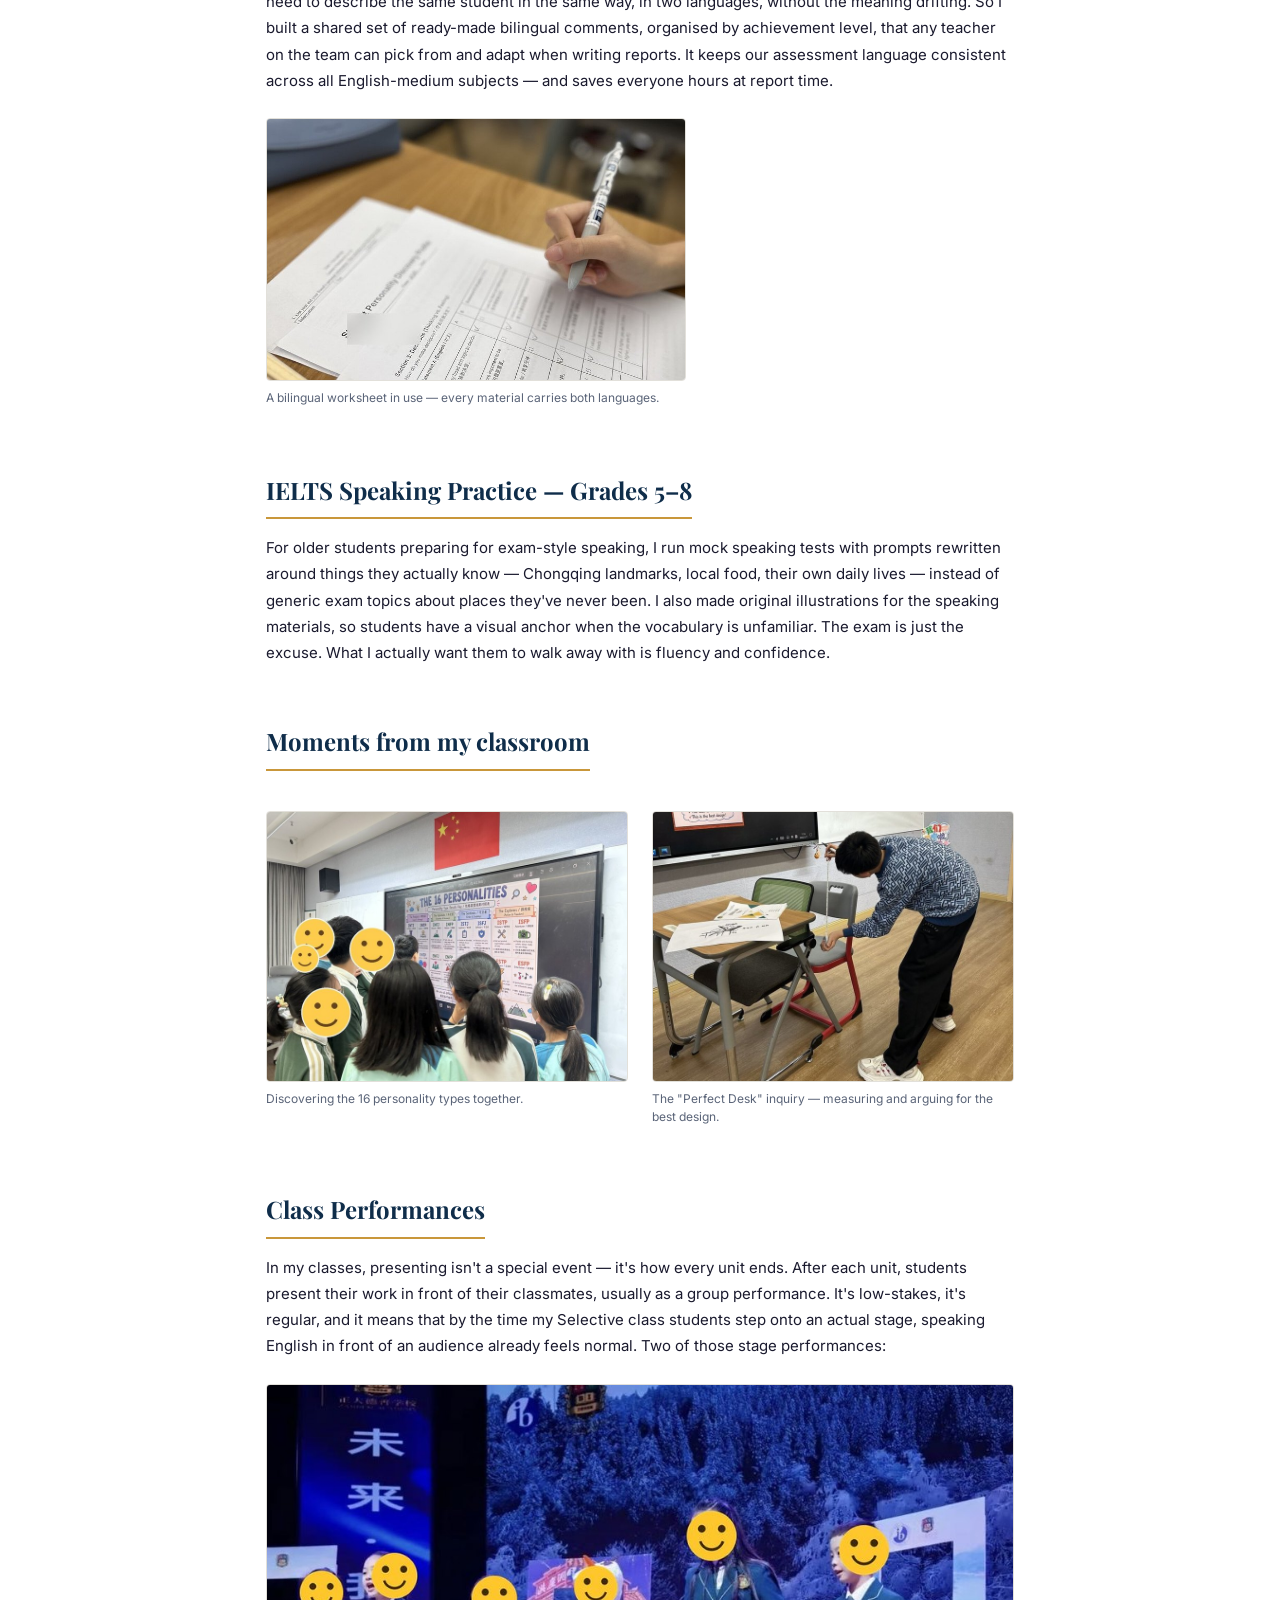
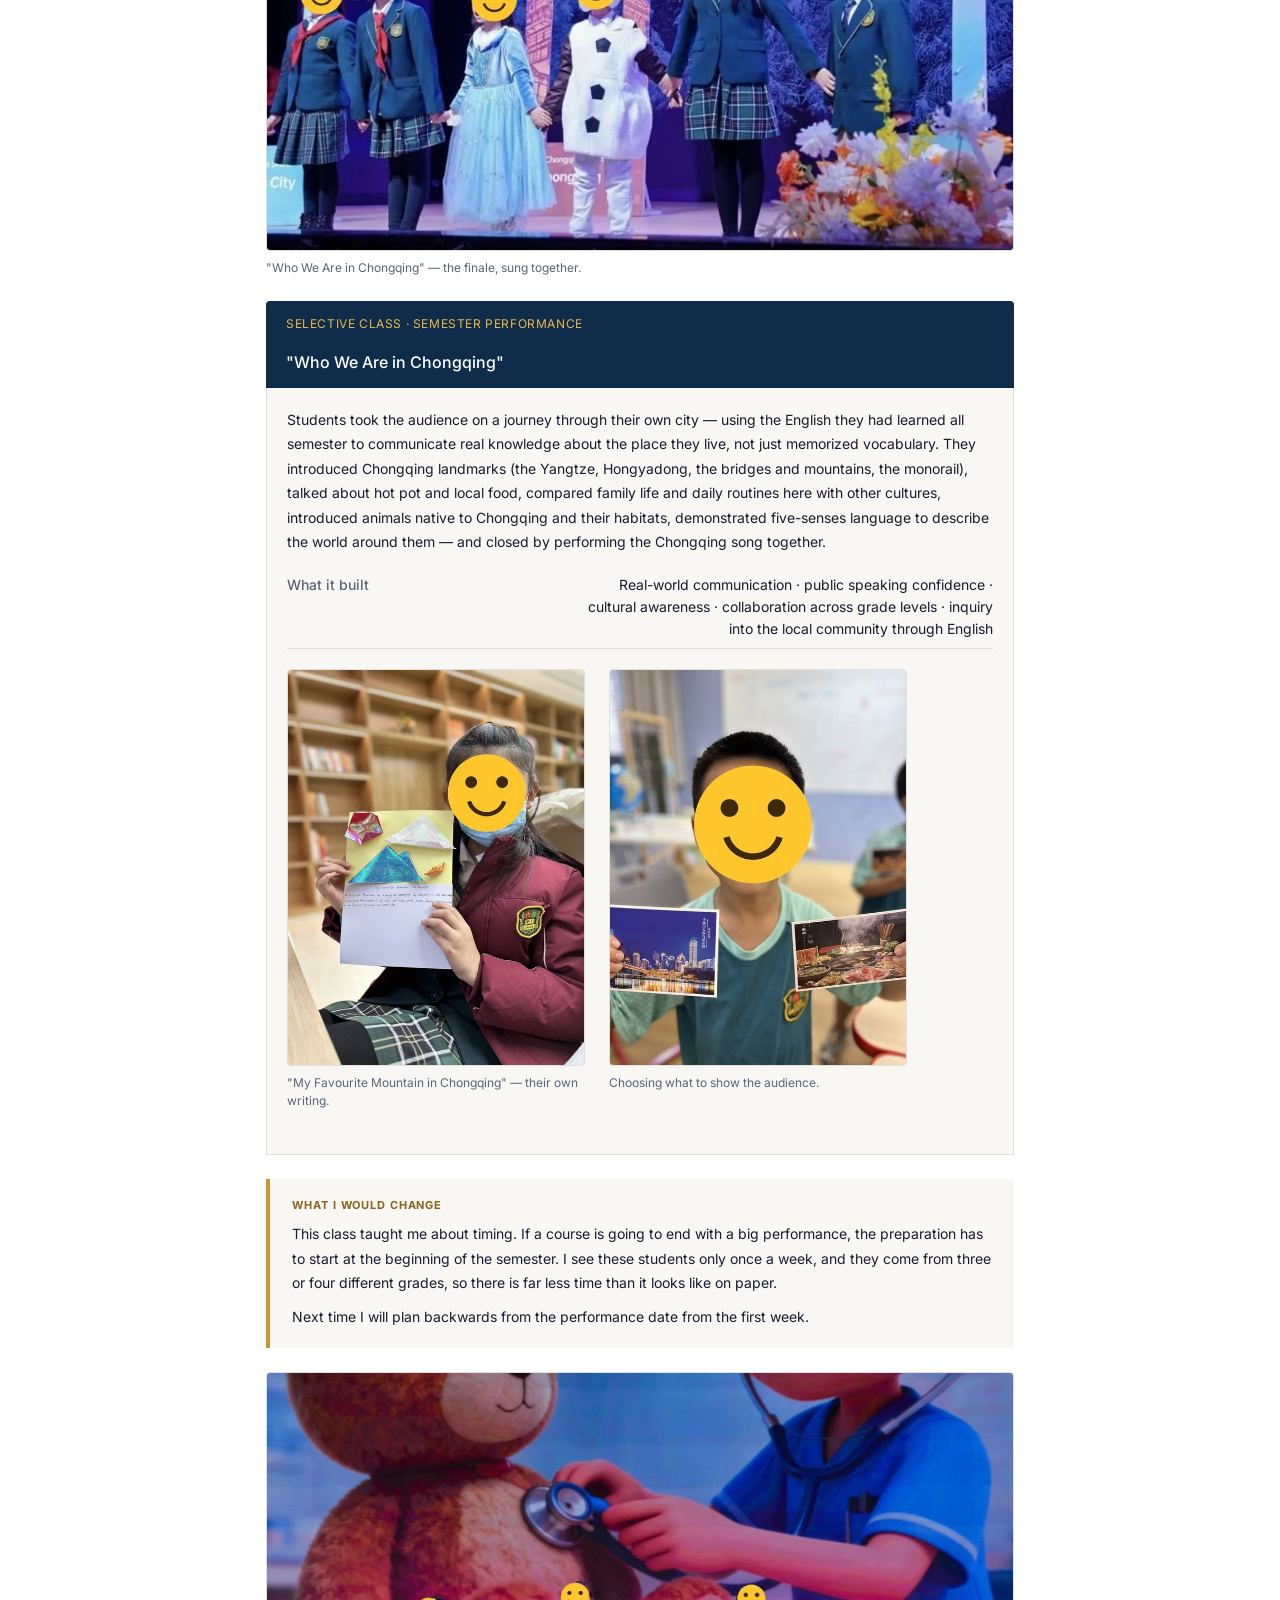
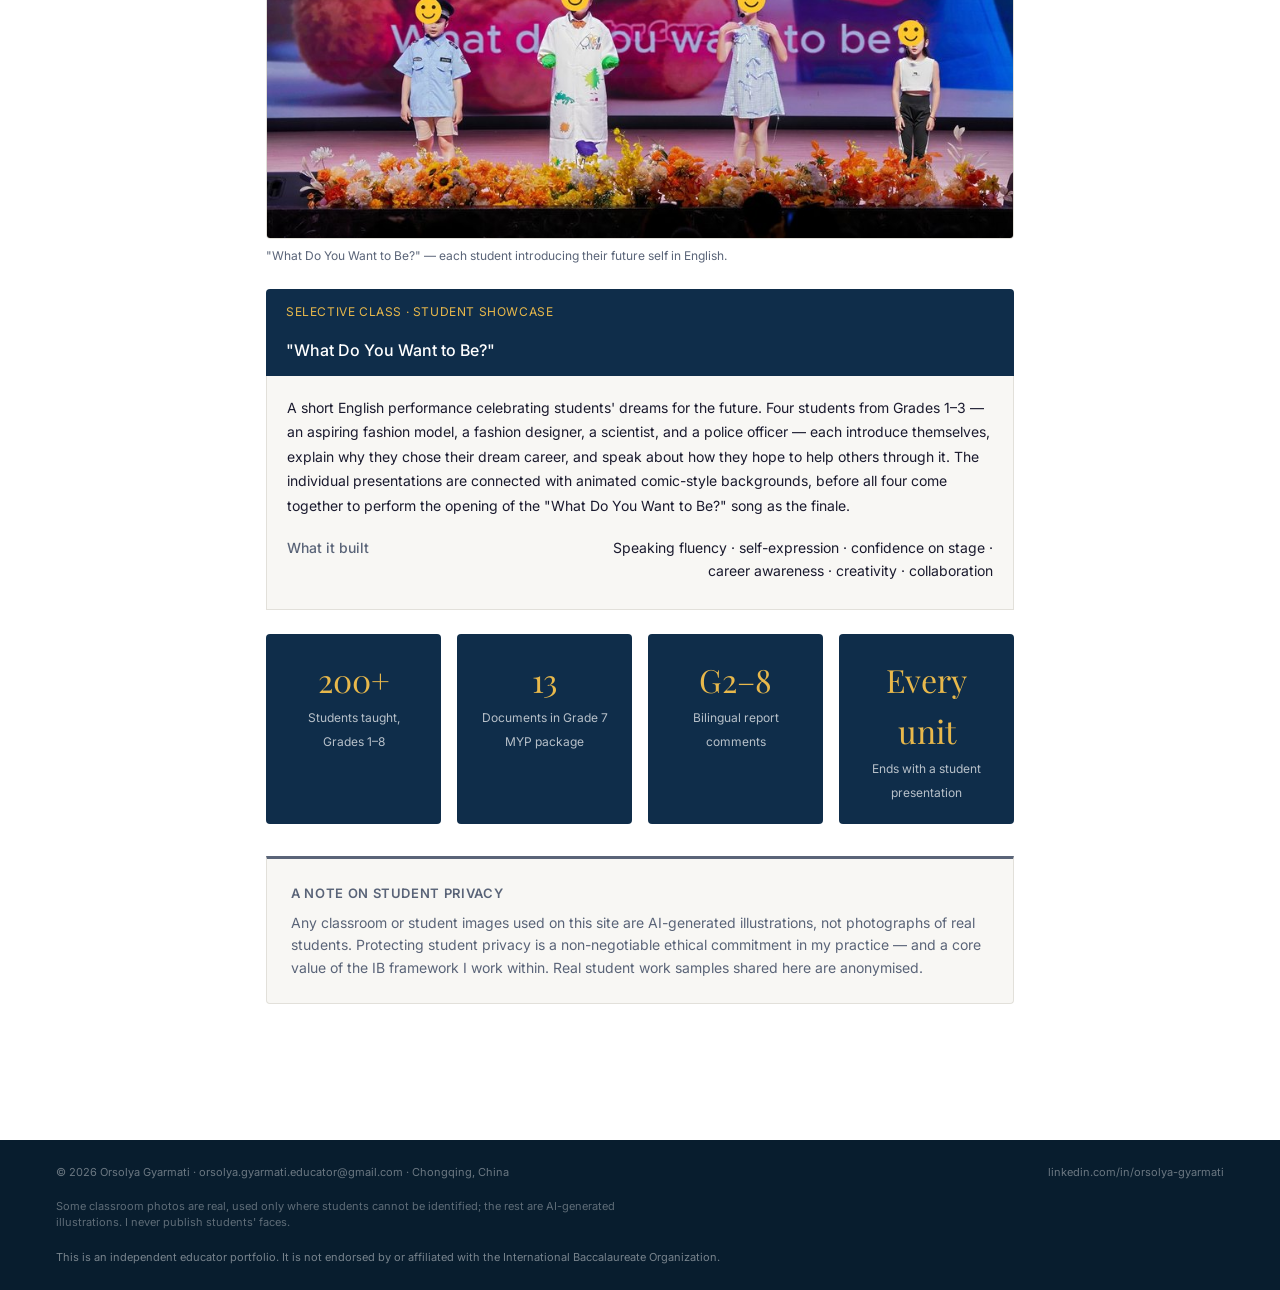
<file: curriculum.html>
<!DOCTYPE html>
<html lang="en">
<head><meta charset="UTF-8"><meta name="viewport" content="width=device-width, initial-scale=1.0"><title>Curriculum & Practice — Orsolya Gyarmati</title>
<meta name="description" content="Curriculum and practice: PYP and MYP units, formative assessment, student performances and bilingual materials from Grades 1–8.">
<meta property="og:title" content="Curriculum & Practice — Orsolya Gyarmati">
<meta property="og:description" content="Curriculum and practice: PYP and MYP units, formative assessment, student performances and bilingual materials from Grades 1–8.">
<meta property="og:type" content="website">
<meta property="og:url" content="https://orsolyagyarmati.com/curriculum.html">
<meta property="og:image" content="https://orsolyagyarmati.com/photo-hero.jpg">
<link rel="canonical" href="https://orsolyagyarmati.com/curriculum.html">
<link rel="icon" href="data:image/svg+xml,%3Csvg xmlns='http://www.w3.org/2000/svg' viewBox='0 0 32 32'%3E%3Crect width='32' height='32' fill='%230d2238'/%3E%3Ctext x='16' y='23' font-size='20' font-family='Georgia,serif' fill='%23c9973a' text-anchor='middle'%3EO%3C/text%3E%3C/svg%3E">

<link href="https://fonts.googleapis.com/css2?family=Playfair+Display:wght@700&family=Inter:wght@300;400;500;600&display=swap" rel="stylesheet">
<link rel="stylesheet" href="styles.css">
<style>
.unit-header-bar{background:var(--navy);padding:.75rem 1.25rem;border-radius:4px 4px 0 0}
.unit-header-bar p{color:var(--gold-light);font-size:12px;letter-spacing:.05em;text-transform:uppercase}
.unit-header-bar h3{color:var(--white);font-size:16px;font-weight:500;margin-top:4px}
.unit-body{background:var(--off-white);border:.5px solid var(--border);border-top:none;padding:1.25rem;margin-bottom:1.5rem}
.unit-row{display:flex;justify-content:space-between;padding:7px 0;border-bottom:.5px solid var(--border);font-size:14px}
.unit-row:last-child{border-bottom:none}
.unit-row .lbl{color:var(--text-muted);font-weight:500}
.unit-row .val{color:var(--text);text-align:right;max-width:60%}
.lesson-link{display:inline-block;background:var(--navy);color:var(--white);font-size:12px;font-weight:600;padding:7px 14px;text-decoration:none;letter-spacing:.05em;text-transform:uppercase;margin-top:1rem}
.reflect{background:var(--off-white);border-left:4px solid var(--gold);padding:1.1rem 1.4rem;margin:1.25rem 0}.reflect h4{font-size:11px;letter-spacing:.08em;text-transform:uppercase;color:var(--gold-text,#8A641E);margin:0 0 .5rem;font-weight:700}.reflect p{font-size:14px;line-height:1.75;margin:0 0 .6rem}.reflect p:last-child{margin-bottom:0}.cfig{margin:1.5rem 0}.cfig img{width:100%;display:block;border-radius:4px;border:.5px solid var(--border);aspect-ratio:16/10;object-fit:cover}.cfig figcaption{font-size:12px;color:var(--text-muted);margin-top:8px;line-height:1.5}.cfig-row{display:grid;grid-template-columns:1fr 1fr;gap:1.5rem;margin:1.5rem 0}.cfig-row .cfig{margin:0}.cfig-row .cfig img{aspect-ratio:4/3}.cfig-trio{display:grid;grid-template-columns:repeat(3,1fr);gap:1.25rem;margin:1.5rem 0}.cfig-trio .cfig{margin:0}.cfig-trio .cfig img{aspect-ratio:3/4}.cfig-tall{display:grid;grid-template-columns:1fr 1fr;gap:1.5rem;margin:1.5rem 0;max-width:620px}.cfig-tall .cfig{margin:0}.cfig-tall .cfig img{aspect-ratio:3/4}@media(max-width:768px){.cfig-row,.cfig-trio,.cfig-tall{grid-template-columns:1fr}}
</style>
</head>
<body>
<nav><a href="index.html" class="nav-brand"><div class="nav-brand-text"><span class="name">Orsolya Gyarmati</span><span class="sub">Teaching Portfolio</span></div></a><button class="nav-toggle" aria-label="Toggle menu" aria-expanded="false"><span></span></button><div class="nav-links"><a href="index.html">Home</a><a href="ib-story.html">My IB Story</a><a href="philosophy.html">Philosophy</a><a href="curriculum.html" class="active">Curriculum</a><a href="leadership.html">Leadership</a><a href="ai-education.html">AI in Education</a><a href="professional-learning.html">Professional Learning</a><a href="credentials.html">Credentials</a><a href="blog.html">Blog</a><a href="contact.html">Contact</a></div></nav>

<div class="page-header">
  <p class="eyebrow">Curriculum & Classroom Practice</p>
  <h1>Real Units. Real Students.</h1>
  <div class="gold-bar"></div>
  <p class="lead">Documented units, lesson plans, and assessment tools from my classroom at BI Zandem Academy — across Grades 1–8, in a bilingual IB Candidate School in Chongqing, China.</p>
</div>

<div class="content">

  <h2>Grade 2 PYP — Exploring Identity Through Storytelling</h2>
  <p style="font-style:italic;color:var(--text-muted);margin-bottom:1rem">Identity and storytelling isn't just a unit I teach — it's something I've lived. Building a life and a career across three languages and two very different education systems has taught me how much of who we are comes through the stories we tell and the ones we're told.</p>

  <div class="unit-header-bar">
    <p>PYP · Grade 2 · How We Express Ourselves</p>
    <h3>Exploring Identity Through Storytelling</h3>
  </div>
  <div class="unit-body">
    <div class="unit-row"><span class="lbl">Central Idea</span><span class="val">People express identity and build relationships through storytelling</span></div>
    <div class="unit-row"><span class="lbl">Key Concepts</span><span class="val">Connection · Perspective</span></div>
    <div class="unit-row"><span class="lbl">Related Concepts</span><span class="val">Identity · Culture · Memory</span></div>
    <div class="unit-row"><span class="lbl">Learner Profile</span><span class="val">Inquirer · Reflective · Communicator</span></div>
    <div class="unit-row"><span class="lbl">ATL Skills</span><span class="val">Communication · Thinking · Social · Self-Management</span></div>
    <div class="unit-row"><span class="lbl">Lines of Inquiry</span><span class="val">Different forms of storytelling · How storytelling expresses identity · How storytelling connects people</span></div>
  </div>

  <div class="card-grid">
    <div class="card"><div class="card-label">Provocation — 15 min</div><p>See-Think-Wonder routine with a cultural object. Students observe and ask: What do you see? What do you think? What do you wonder? This opens genuine inquiry before any content is introduced.</p></div>
    <div class="card"><div class="card-label">Storytelling Experience — 25 min</div><p>Family elder visit or recorded folktale. Guided discussion: Who is telling the story? What do we learn about them? How does it connect to our own lives?</p></div>
    <div class="card"><div class="card-label">Reflection — 15 min</div><p>Students draw a story memory and share feelings or lessons. Launch a Wonder Wall — students post questions about stories and cultures to investigate further.</p></div>
  </div>

  <div class="highlight-box">
    <h3>Student Action</h3>
    <p>Students interview a family member about a personal or cultural story, contribute to a collaborative class "Story Quilt," and help plan a storytelling showcase for families and the community.</p>
  </div>

  <div class="highlight-box">
    <h3>Formative Assessment Design</h3>
    <p>Students move through three progressive tasks: Story Structure (teacher model → guided sequencing → pair retelling → sharing) → Personal Story (preparation → interview → plan → practice → present) → Independent Storytelling Showcase. Each stage builds on the last, ensuring readiness before the summative performance.</p>
  </div>

  <figure class="cfig"><img src="photo-real-storytelling.jpg" alt="Grade 2 students retelling The Tortoise and the Hare using a story map"><figcaption>Retelling "The Tortoise and the Hare" from a story map.</figcaption></figure>

  <figure class="cfig" style="max-width:520px"><img src="illus-quilt.jpg" alt="Story quilt made of student squares about family life in Chongqing" style="aspect-ratio:1/1"><figcaption>The story quilt — each square is one student's answer to "what is your story?" Illustration.</figcaption></figure>

  <div style="background:var(--off-white);border-left:4px solid var(--gold);padding:1rem 1.25rem;margin:1.5rem 0">
    <p style="font-size:14px;margin:0"><strong>Unit slides:</strong> <a href="storytelling-unit-slides.pdf">Exploring Identity Through Storytelling — full lesson presentation (PDF)</a></p>
  </div>

  <h2>Grade 7 MYP — Ordering Food Politely</h2>
  <p>A clinical practice lesson from my Moreland University M.Ed. (Module 8, InTASC Standard 1) — taught to 30 Grade 7 ESL students at BI Zandem Academy, Chongqing. This 15-minute highlight lesson demonstrates bilingual restaurant role-plays integrating scaffolding (I Do → We Do → You Do), UDL principles, and IB learner profile traits.</p>

  <figure class="cfig"><img src="photo-real-restaurant.jpg" alt="Grade 7 restaurant role-play lesson with tables set up in the classroom"><figcaption>The classroom set up as a restaurant — real settings, menus, a service bell.</figcaption></figure>

  <div class="cfig-tall">
    <figure class="cfig"><img src="photo-real-burger.jpg" alt="A student demonstrating how to use a knife and fork"><figcaption>Demonstrating knife and fork to her classmates.</figcaption></figure>
    <figure class="cfig"><img src="photo-real-cutlery.jpg" alt="A student practising holding a knife and fork at his place setting"><figcaption>Practising the grip.</figcaption></figure>
  </div>

  <div class="unit-header-bar">
    <p>MYP · Grade 7 · Language Acquisition · ESL</p>
    <h3>Ordering Food Politely — Bilingual Restaurant Role-Play</h3>
  </div>
  <div class="unit-body">
    <div class="unit-row"><span class="lbl">Objective</span><span class="val">Students use English politely and effectively in authentic restaurant contexts, demonstrating cultural awareness and confidence in oral communication</span></div>
    <div class="unit-row"><span class="lbl">CEFR Level</span><span class="val">Pre-A → B1 (differentiated)</span></div>
    <div class="unit-row"><span class="lbl">IB Learner Profile</span><span class="val">Communicator · Caring · Open-minded</span></div>
    <div class="unit-row"><span class="lbl">ATL Skills</span><span class="val">Communication · Collaboration · Critical Thinking · Creativity · Reflection</span></div>
    <div class="unit-row"><span class="lbl">China Curriculum Link</span><span class="val">Cultural Awareness (文化意识) · Language Ability · Learning Ability</span></div>
    <div class="unit-row"><span class="lbl">Technology Integration</span><span class="val">WeChat · Tencent Docs · bilingual visuals</span></div>
  </div>

  <div class="card-grid">
    <div class="card"><div class="card-label">Formative Assessment 1</div><p>Food-country matching task (vocabulary comprehension). Success criteria: 3 = All correct · 2 = Most · 1 = Few.</p></div>
    <div class="card"><div class="card-label">Formative Assessment 2</div><p>Pronunciation & tone check (oral fluency). Success criteria: 3 = Clear and polite · 2 = Mostly correct · 1 = Needs help.</p></div>
    <div class="card"><div class="card-label">Formative Assessment 3</div><p>Role-play rubric: 3 = Accurate + polite + culturally aware. Peer and teacher observation.</p></div>
    <div class="card"><div class="card-label">Formative Assessment 4</div><p>IB-style reflection chart: 3 = Thoughtful · 2 = Basic · 1 = Minimal. Exit ticket: one polite phrase + one cultural difference.</p></div>
  </div>

  <div class="highlight-box">
    <h3>Key Reflection</h3>
    <p>Students communicated most confidently during the Chinese-style restaurant dialogue because it reflected familiar cultural norms and reduced anxiety. Once comfortable using polite expressions such as "May I have…" in the Chinese scenario, they successfully transferred these skills to the Western restaurant context. This progression illustrates Vygotsky's Zone of Proximal Development — moving from known to new with appropriate scaffolding.</p>
  </div>

  <div class="reflect">
    <h4>What I would change</h4>
    <p>I underestimated the food. My students could not wait to taste it, and once the meal was in front of them they could not concentrate on the dialogue. The table manners part suffered most — they were too hungry to think about how they were holding a fork, they just wanted to finish dinner.</p>
    <p>Next time I will make everything that comes before the eating shorter.</p>
  </div>

  <h2>Grade 7 MYP — Booking a Hotel Online</h2>
  <p>An interdisciplinary unit integrating language acquisition, real-world research skills, and cross-cultural communication — built around a task students will actually face in life: booking a hotel online, in English.</p>
  <figure class="cfig"><img src="photo-real-hotel.jpg" alt="Grade 7 students working on the London Hotel Research Challenge in the computer room"><figcaption>The London Hotel Research Challenge — the task brief on every screen.</figcaption></figure>

  <div class="unit-header-bar"><p>MYP · Grade 7 · Language Acquisition · Computer Room</p><h3>Booking a Hotel Online — Real-World Digital Research</h3></div>
  <div class="unit-body">
    <div class="unit-row"><span class="lbl">The task</span><span class="val">Students work in the computer room on real hotel booking websites — comparing hotels, room types, prices, and guest reviews in English, then presenting and justifying their booking choice</span></div>
    <div class="unit-row"><span class="lbl">Why it works</span><span class="val">The English is authentic, not textbook English — dates, prices, polite requests, reading reviews critically — and the digital research skills transfer far beyond the lesson</span></div>
    <div class="unit-row"><span class="lbl">Materials</span><span class="val">Full bilingual lesson package (13 documents) produced for school-wide use</span></div>
    <div class="unit-row"><span class="lbl">Context</span><span class="val">Designed for management observation during IB authorization preparation; part of the work recognised in the July 2026 teaching design award</span></div>
  </div>

  <div class="reflect">
    <h4>What I would change</h4>
    <p>I did not expect the website itself to be the obstacle. My students found it hard to navigate a hotel booking site — where to look, which words mattered — and because all of it was in English, simply finding the information took much longer than I had planned. The whole process ran far slower than I expected.</p>
    <p>Next time I will give the technical part its own lesson. Only when there are no questions left about how the site works will we move on to the research task in the following class.</p>
  </div>

  <h2>World Culture Week — ESL Advocacy Initiative</h2>
  <p>A school-wide leadership project positioning students' home languages and cultures as academic assets. World Culture Week uses storytelling, role-play, music, food, and discussion to give ELLs authentic, meaningful opportunities to use English in a culturally affirming context — reducing linguistic marginalization and increasing ELL participation and confidence.</p>
  <ul>
    <li>Grounded in ELL research — linguistic and cultural diversity as academic advantage, not deficit</li>
    <li>Directly connected to IB international mindedness and the PYP transdisciplinary theme <em>How We Express Ourselves</em></li>
    <li>Designed for BI Zandem's bilingual school context in Chongqing</li>
  </ul>
  <a href="https://canva.link/f53r9ixnwqwz5bl" target="_blank" class="lesson-link">View full proposal →</a>

  <h2>Grade 7 — "Do We Need Zoos?" Class Debate</h2>
  <p>A structured debate built on a genuinely open question. Students research both sides, write their arguments on strips, and post them to the board as the inquiry develops — so the wall fills up with the class's collective thinking before anyone has to speak. By debate day, every student has language to draw on, which matters enormously for ESL learners who would otherwise stay silent in an open discussion.</p>
  <figure class="cfig"><img src="photo-real-zoo-debate.jpg" alt="Grade 7 Zoo Debate lesson with student arguments displayed beside the screen"><figcaption>"Do We Need Zoos?" — student argument strips beside the screen.</figcaption></figure>

  <h2>Bilingual Report Comments — Grades 2–8</h2>
  <p>Writing report comments in a bilingual school is harder than it sounds: Chinese and foreign teachers need to describe the same student in the same way, in two languages, without the meaning drifting. So I built a shared set of ready-made bilingual comments, organised by achievement level, that any teacher on the team can pick from and adapt when writing reports. It keeps our assessment language consistent across all English-medium subjects — and saves everyone hours at report time.</p>

  <figure class="cfig" style="max-width:420px"><img src="photo-real-worksheet.jpg" alt="Student completing a bilingual English and Chinese personality worksheet"><figcaption>A bilingual worksheet in use — every material carries both languages.</figcaption></figure>

  <h2>IELTS Speaking Practice — Grades 5–8</h2>
  <p>For older students preparing for exam-style speaking, I run mock speaking tests with prompts rewritten around things they actually know — Chongqing landmarks, local food, their own daily lives — instead of generic exam topics about places they've never been. I also made original illustrations for the speaking materials, so students have a visual anchor when the vocabulary is unfamiliar. The exam is just the excuse. What I actually want them to walk away with is fluency and confidence.</p>

  <h2>Moments from my classroom</h2>
  <div class="cfig-row">
    <figure class="cfig" style="margin:0"><img src="photo-real-personality.jpg" alt="Students exploring personality types on the interactive whiteboard"><figcaption>Discovering the 16 personality types together.</figcaption></figure>
    <figure class="cfig" style="margin:0"><img src="photo-real-desk-inquiry.jpg" alt="Student measuring desk and chair angles during the Perfect Desk inquiry"><figcaption>The "Perfect Desk" inquiry — measuring and arguing for the best design.</figcaption></figure>
  </div>

  <h2>Class Performances</h2>
  <p>In my classes, presenting isn't a special event — it's how every unit ends. After each unit, students present their work in front of their classmates, usually as a group performance. It's low-stakes, it's regular, and it means that by the time my Selective class students step onto an actual stage, speaking English in front of an audience already feels normal. Two of those stage performances:</p>

  <figure class="cfig"><img src="photo-real-stage.jpg" alt="Students performing Who We Are in Chongqing on stage"><figcaption>"Who We Are in Chongqing" — the finale, sung together.</figcaption></figure>

  <div class="unit-header-bar"><p>Selective Class · Semester Performance</p><h3>"Who We Are in Chongqing"</h3></div>
  <div class="unit-body">
    <p style="font-size:14px;margin-bottom:.75rem">Students took the audience on a journey through their own city — using the English they had learned all semester to communicate real knowledge about the place they live, not just memorized vocabulary. They introduced Chongqing landmarks (the Yangtze, Hongyadong, the bridges and mountains, the monorail), talked about hot pot and local food, compared family life and daily routines here with other cultures, introduced animals native to Chongqing and their habitats, demonstrated five-senses language to describe the world around them — and closed by performing the Chongqing song together.</p>
    <div class="unit-row"><span class="lbl">What it built</span><span class="val">Real-world communication · public speaking confidence · cultural awareness · collaboration across grade levels · inquiry into the local community through English</span></div>
    <div class="cfig-tall" style="margin-top:1.25rem">
      <figure class="cfig"><img src="photo-real-mountain.jpg" alt="Student holding her artwork about a favourite mountain in Chongqing"><figcaption>"My Favourite Mountain in Chongqing" — their own writing.</figcaption></figure>
      <figure class="cfig"><img src="photo-real-postcards1.jpg" alt="Student holding postcards of Chongqing landmarks and hot pot"><figcaption>Choosing what to show the audience.</figcaption></figure>
    </div>
  </div>

  <div class="reflect">
    <h4>What I would change</h4>
    <p>This class taught me about timing. If a course is going to end with a big performance, the preparation has to start at the beginning of the semester. I see these students only once a week, and they come from three or four different grades, so there is far less time than it looks like on paper.</p>
    <p>Next time I will plan backwards from the performance date from the first week.</p>
  </div>

  <figure class="cfig"><img src="photo-real-showcase-stage.jpg" alt="Students performing What Do You Want to Be on stage in costume"><figcaption>"What Do You Want to Be?" — each student introducing their future self in English.</figcaption></figure>

  <div class="unit-header-bar"><p>Selective Class · Student Showcase</p><h3>"What Do You Want to Be?"</h3></div>
  <div class="unit-body">
    <p style="font-size:14px;margin-bottom:.75rem">A short English performance celebrating students' dreams for the future. Four students from Grades 1–3 — an aspiring fashion model, a fashion designer, a scientist, and a police officer — each introduce themselves, explain why they chose their dream career, and speak about how they hope to help others through it. The individual presentations are connected with animated comic-style backgrounds, before all four come together to perform the opening of the "What Do You Want to Be?" song as the finale.</p>
    <div class="unit-row"><span class="lbl">What it built</span><span class="val">Speaking fluency · self-expression · confidence on stage · career awareness · creativity · collaboration</span></div>
  </div>

  <div class="stat-row">
    <div class="stat-box"><span class="num">200+</span><span class="lbl">Students taught, Grades 1–8</span></div>
    <div class="stat-box"><span class="num">13</span><span class="lbl">Documents in Grade 7 MYP package</span></div>
    <div class="stat-box"><span class="num">G2–8</span><span class="lbl">Bilingual report comments</span></div>
    <div class="stat-box"><span class="num">Every unit</span><span class="lbl">Ends with a student presentation</span></div>
  </div>

  <div class="highlight-box" style="margin-top:2rem;border-top:3px solid var(--text-muted)">
    <h3 style="color:var(--text-muted);font-size:13px;text-transform:uppercase;letter-spacing:.05em">A note on student privacy</h3>
    <p style="color:var(--text-muted)">Any classroom or student images used on this site are AI-generated illustrations, not photographs of real students. Protecting student privacy is a non-negotiable ethical commitment in my practice — and a core value of the IB framework I work within. Real student work samples shared here are anonymised.</p>
  </div>


</div>

<footer>
  <p>© 2026 Orsolya Gyarmati · orsolya.gyarmati.educator@gmail.com · Chongqing, China</p>
  <a href="https://linkedin.com/in/orsolya-gyarmati">linkedin.com/in/orsolya-gyarmati</a>
  <p style="font-size:11px;color:rgba(255,255,255,.35);margin-top:8px;max-width:600px;line-height:1.5">Some classroom photos are real, used only where students cannot be identified; the rest are AI-generated illustrations. I never publish students' faces.</p>
<p style="font-size:11px;color:rgba(255,255,255,.45);margin-top:10px;line-height:1.6">This is an independent educator portfolio. It is not endorsed by or affiliated with the International Baccalaureate Organization.</p>
</footer>
<script src="nav.js" defer></script>
</body></html>
</file>
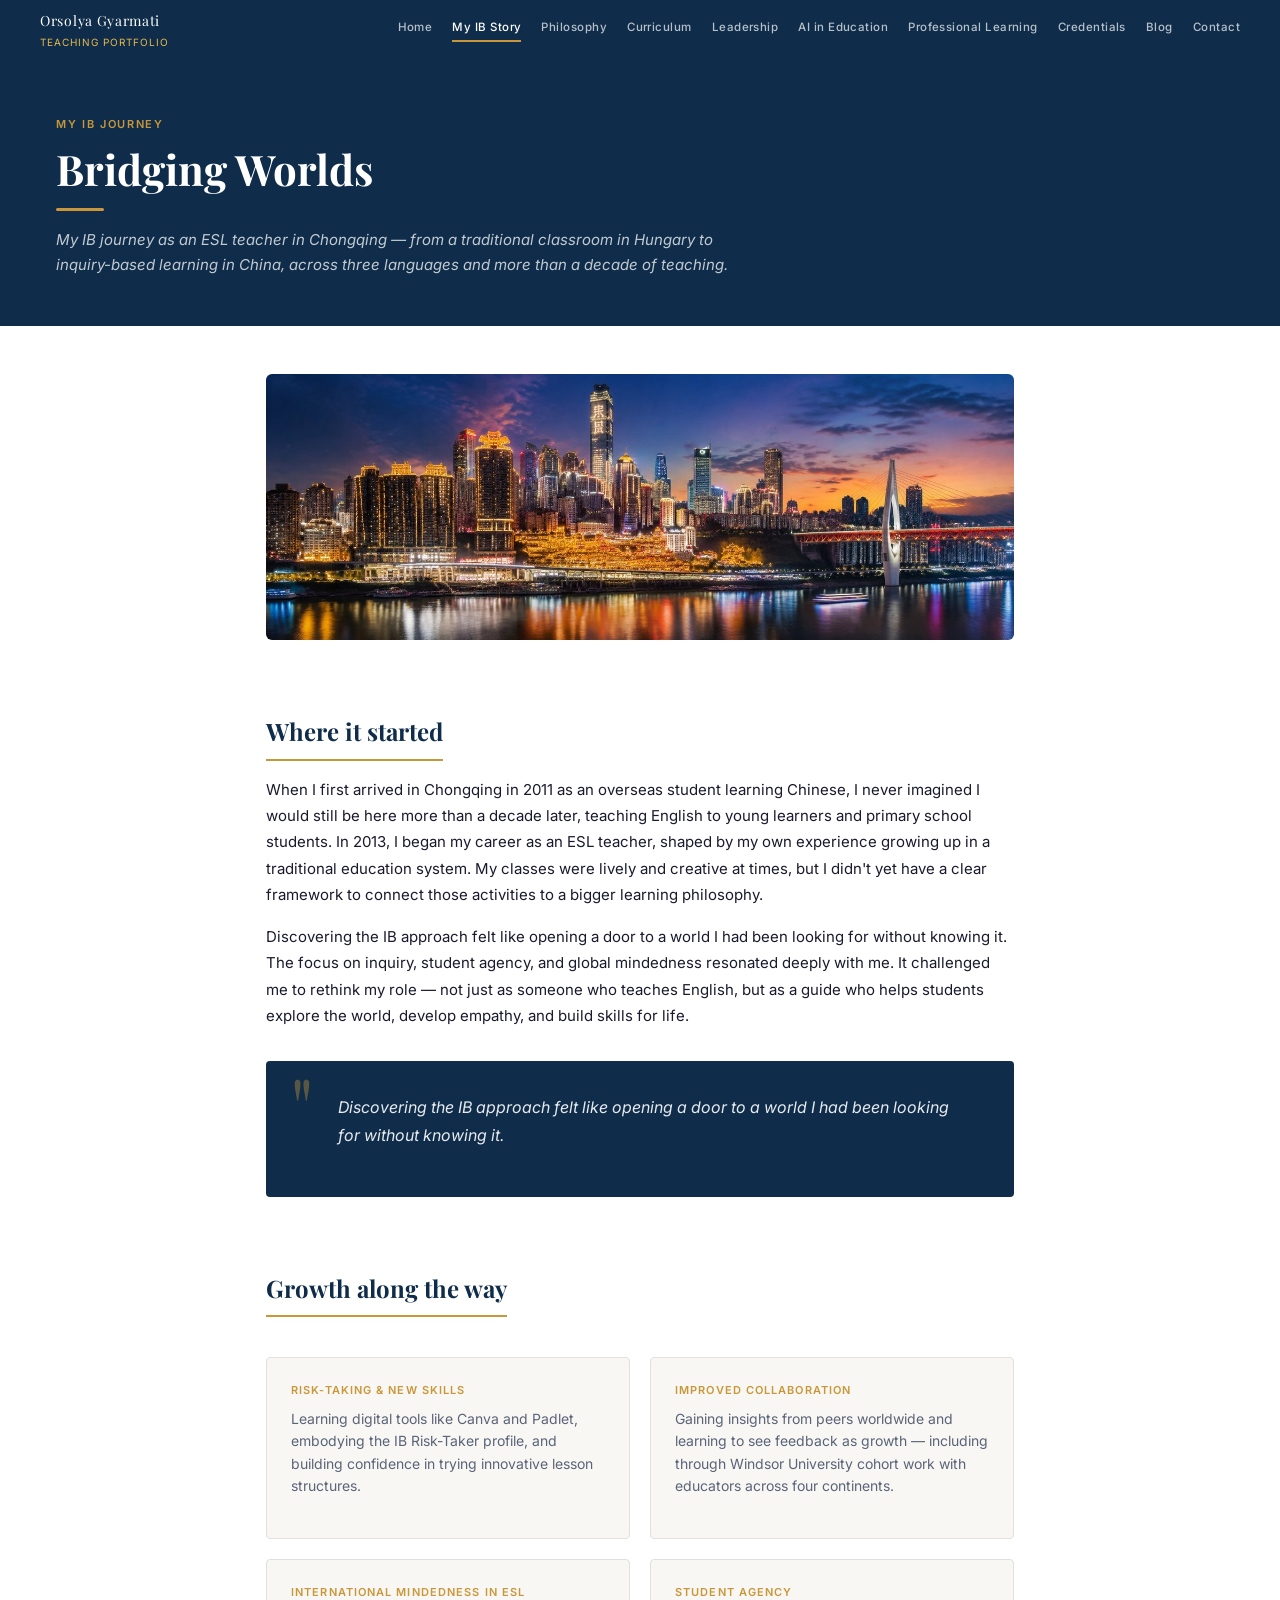
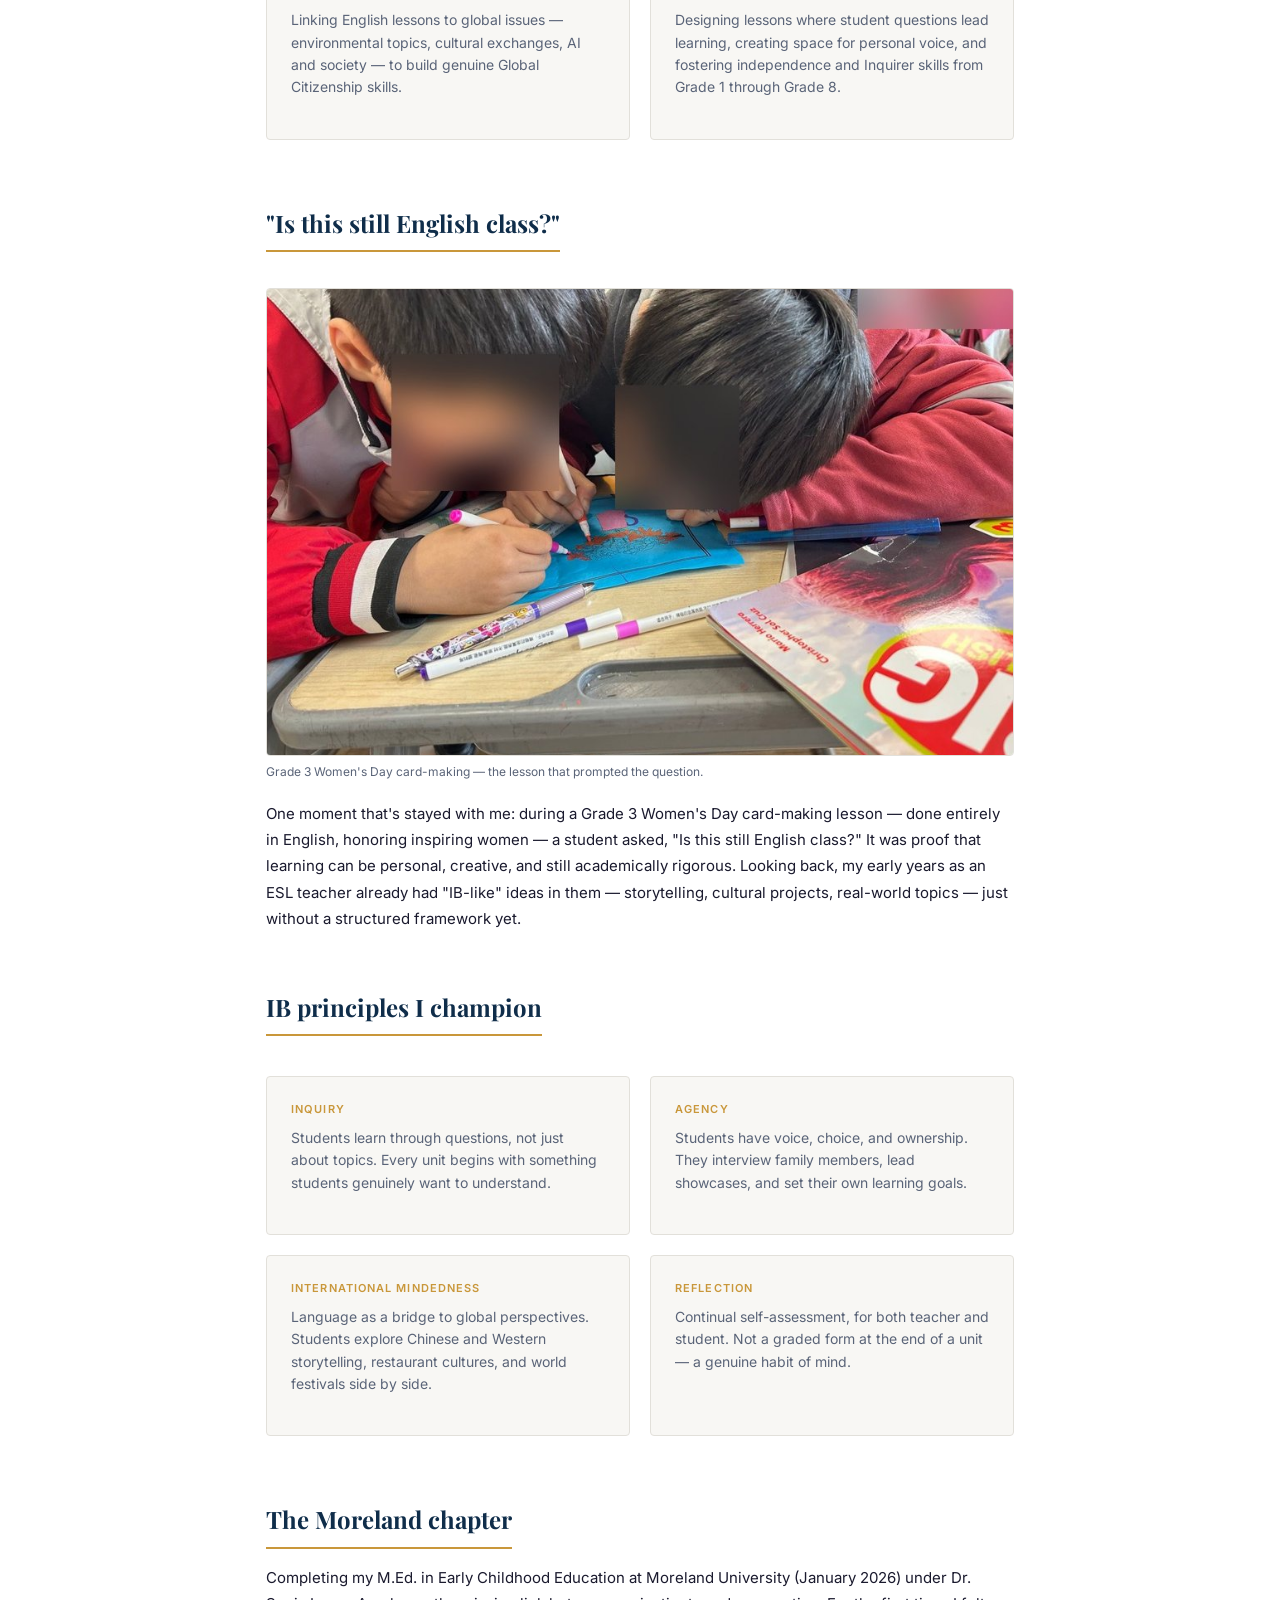
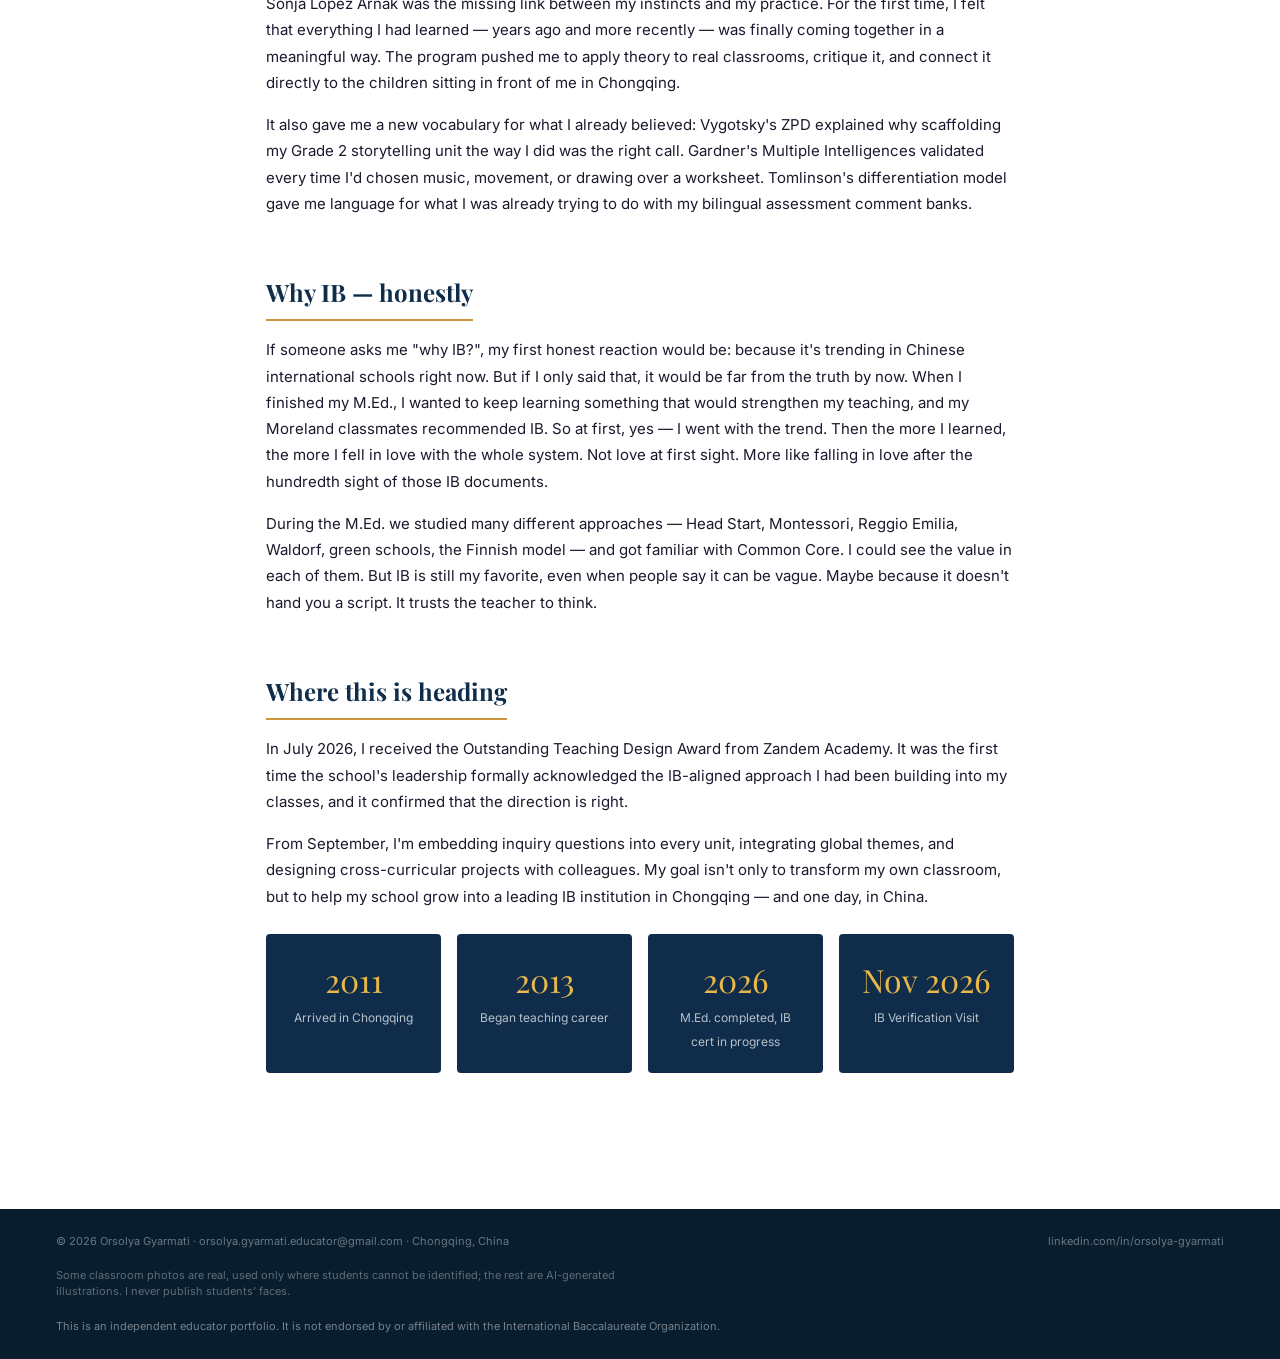
<file: ib-story.html>
<!DOCTYPE html>
<html lang="en">
<head><meta charset="UTF-8"><meta name="viewport" content="width=device-width, initial-scale=1.0"><title>My IB Story — Orsolya Gyarmati</title>
<meta name="description" content="From Hungary to Chongqing — how I found my way to inquiry-based teaching and the IB.">
<meta property="og:title" content="My IB Story — Orsolya Gyarmati">
<meta property="og:description" content="From Hungary to Chongqing — how I found my way to inquiry-based teaching and the IB.">
<meta property="og:type" content="website">
<meta property="og:url" content="https://orsolyagyarmati.com/ib-story.html">
<meta property="og:image" content="https://orsolyagyarmati.com/photo-hero.jpg">
<link rel="canonical" href="https://orsolyagyarmati.com/ib-story.html">
<link rel="icon" href="data:image/svg+xml,%3Csvg xmlns='http://www.w3.org/2000/svg' viewBox='0 0 32 32'%3E%3Crect width='32' height='32' fill='%230d2238'/%3E%3Ctext x='16' y='23' font-size='20' font-family='Georgia,serif' fill='%23c9973a' text-anchor='middle'%3EO%3C/text%3E%3C/svg%3E">

<link href="https://fonts.googleapis.com/css2?family=Playfair+Display:wght@700&family=Inter:wght@300;400;500;600&display=swap" rel="stylesheet">
<link rel="stylesheet" href="styles.css"></head>
<body>
<nav><a href="index.html" class="nav-brand"><div class="nav-brand-text"><span class="name">Orsolya Gyarmati</span><span class="sub">Teaching Portfolio</span></div></a><button class="nav-toggle" aria-label="Toggle menu" aria-expanded="false"><span></span></button><div class="nav-links"><a href="index.html">Home</a><a href="ib-story.html" class="active">My IB Story</a><a href="philosophy.html">Philosophy</a><a href="curriculum.html">Curriculum</a><a href="leadership.html">Leadership</a><a href="ai-education.html">AI in Education</a><a href="professional-learning.html">Professional Learning</a><a href="credentials.html">Credentials</a><a href="blog.html">Blog</a><a href="contact.html">Contact</a></div></nav>

<div class="page-header">
  <p class="eyebrow">My IB Journey</p>
  <h1>Bridging Worlds</h1>
  <div class="gold-bar"></div>
  <p class="lead">My IB journey as an ESL teacher in Chongqing — from a traditional classroom in Hungary to inquiry-based learning in China, across three languages and more than a decade of teaching.</p>
</div>

<div class="content">
  <img src="photo-chongqing.jpg" alt="Chongqing skyline at dusk" style="width:100%;border-radius:6px;margin-bottom:2rem;display:block">

  <h2>Where it started</h2>
  <p>When I first arrived in Chongqing in 2011 as an overseas student learning Chinese, I never imagined I would still be here more than a decade later, teaching English to young learners and primary school students. In 2013, I began my career as an ESL teacher, shaped by my own experience growing up in a traditional education system. My classes were lively and creative at times, but I didn't yet have a clear framework to connect those activities to a bigger learning philosophy.</p>
  <p>Discovering the IB approach felt like opening a door to a world I had been looking for without knowing it. The focus on inquiry, student agency, and global mindedness resonated deeply with me. It challenged me to rethink my role — not just as someone who teaches English, but as a guide who helps students explore the world, develop empathy, and build skills for life.</p>

  <div class="quote"><p>Discovering the IB approach felt like opening a door to a world I had been looking for without knowing it.</p></div>

  <h2>Growth along the way</h2>
  <div class="card-grid">
    <div class="card"><div class="card-label">Risk-Taking & New Skills</div><p>Learning digital tools like Canva and Padlet, embodying the IB Risk-Taker profile, and building confidence in trying innovative lesson structures.</p></div>
    <div class="card"><div class="card-label">Improved Collaboration</div><p>Gaining insights from peers worldwide and learning to see feedback as growth — including through Windsor University cohort work with educators across four continents.</p></div>
    <div class="card"><div class="card-label">International Mindedness in ESL</div><p>Linking English lessons to global issues — environmental topics, cultural exchanges, AI and society — to build genuine Global Citizenship skills.</p></div>
    <div class="card"><div class="card-label">Student Agency</div><p>Designing lessons where student questions lead learning, creating space for personal voice, and fostering independence and Inquirer skills from Grade 1 through Grade 8.</p></div>
  </div>

  <h2>"Is this still English class?"</h2>
  <figure style="margin:1.25rem 0"><img src="photo-real-cardmaking.jpg" alt="Two Grade 3 students working together on Women's Day cards" style="width:100%;display:block;border-radius:4px;border:.5px solid var(--border);aspect-ratio:16/10;object-fit:cover"><figcaption style="font-size:12px;color:var(--text-muted);margin-top:6px">Grade 3 Women's Day card-making — the lesson that prompted the question.</figcaption></figure>
  <p>One moment that's stayed with me: during a Grade 3 Women's Day card-making lesson — done entirely in English, honoring inspiring women — a student asked, "Is this still English class?" It was proof that learning can be personal, creative, and still academically rigorous. Looking back, my early years as an ESL teacher already had "IB-like" ideas in them — storytelling, cultural projects, real-world topics — just without a structured framework yet.</p>

  <h2>IB principles I champion</h2>
  <div class="card-grid">
    <div class="card"><div class="card-label">Inquiry</div><p>Students learn through questions, not just about topics. Every unit begins with something students genuinely want to understand.</p></div>
    <div class="card"><div class="card-label">Agency</div><p>Students have voice, choice, and ownership. They interview family members, lead showcases, and set their own learning goals.</p></div>
    <div class="card"><div class="card-label">International Mindedness</div><p>Language as a bridge to global perspectives. Students explore Chinese and Western storytelling, restaurant cultures, and world festivals side by side.</p></div>
    <div class="card"><div class="card-label">Reflection</div><p>Continual self-assessment, for both teacher and student. Not a graded form at the end of a unit — a genuine habit of mind.</p></div>
  </div>

  <h2>The Moreland chapter</h2>
  <p>Completing my M.Ed. in Early Childhood Education at Moreland University (January 2026) under Dr. Sonja Lopez Arnak was the missing link between my instincts and my practice. For the first time, I felt that everything I had learned — years ago and more recently — was finally coming together in a meaningful way. The program pushed me to apply theory to real classrooms, critique it, and connect it directly to the children sitting in front of me in Chongqing.</p>
  <p>It also gave me a new vocabulary for what I already believed: Vygotsky's ZPD explained why scaffolding my Grade 2 storytelling unit the way I did was the right call. Gardner's Multiple Intelligences validated every time I'd chosen music, movement, or drawing over a worksheet. Tomlinson's differentiation model gave me language for what I was already trying to do with my bilingual assessment comment banks.</p>

  <h2>Why IB — honestly</h2>
  <p>If someone asks me "why IB?", my first honest reaction would be: because it's trending in Chinese international schools right now. But if I only said that, it would be far from the truth by now. When I finished my M.Ed., I wanted to keep learning something that would strengthen my teaching, and my Moreland classmates recommended IB. So at first, yes — I went with the trend. Then the more I learned, the more I fell in love with the whole system. Not love at first sight. More like falling in love after the hundredth sight of those IB documents.</p>
  <p>During the M.Ed. we studied many different approaches — Head Start, Montessori, Reggio Emilia, Waldorf, green schools, the Finnish model — and got familiar with Common Core. I could see the value in each of them. But IB is still my favorite, even when people say it can be vague. Maybe because it doesn't hand you a script. It trusts the teacher to think.</p>

  <h2>Where this is heading</h2>
  <p>In July 2026, I received the Outstanding Teaching Design Award from Zandem Academy. It was the first time the school's leadership formally acknowledged the IB-aligned approach I had been building into my classes, and it confirmed that the direction is right.

  <p>From September, I'm embedding inquiry questions into every unit, integrating global themes, and designing cross-curricular projects with colleagues. My goal isn't only to transform my own classroom, but to help my school grow into a leading IB institution in Chongqing — and one day, in China.</p>

  <div class="stat-row">
    <div class="stat-box"><span class="num">2011</span><span class="lbl">Arrived in Chongqing</span></div>
    <div class="stat-box"><span class="num">2013</span><span class="lbl">Began teaching career</span></div>
    <div class="stat-box"><span class="num">2026</span><span class="lbl">M.Ed. completed, IB cert in progress</span></div>
    <div class="stat-box"><span class="num">Nov 2026</span><span class="lbl">IB Verification Visit</span></div>
  </div>

</div>

<footer>
  <p>© 2026 Orsolya Gyarmati · orsolya.gyarmati.educator@gmail.com · Chongqing, China</p>
  <a href="https://linkedin.com/in/orsolya-gyarmati">linkedin.com/in/orsolya-gyarmati</a>
  <p style="font-size:11px;color:rgba(255,255,255,.35);margin-top:8px;max-width:600px;line-height:1.5">Some classroom photos are real, used only where students cannot be identified; the rest are AI-generated illustrations. I never publish students' faces.</p>
<p style="font-size:11px;color:rgba(255,255,255,.45);margin-top:10px;line-height:1.6">This is an independent educator portfolio. It is not endorsed by or affiliated with the International Baccalaureate Organization.</p>
</footer>
<script src="nav.js" defer></script>
</body></html>
</file>
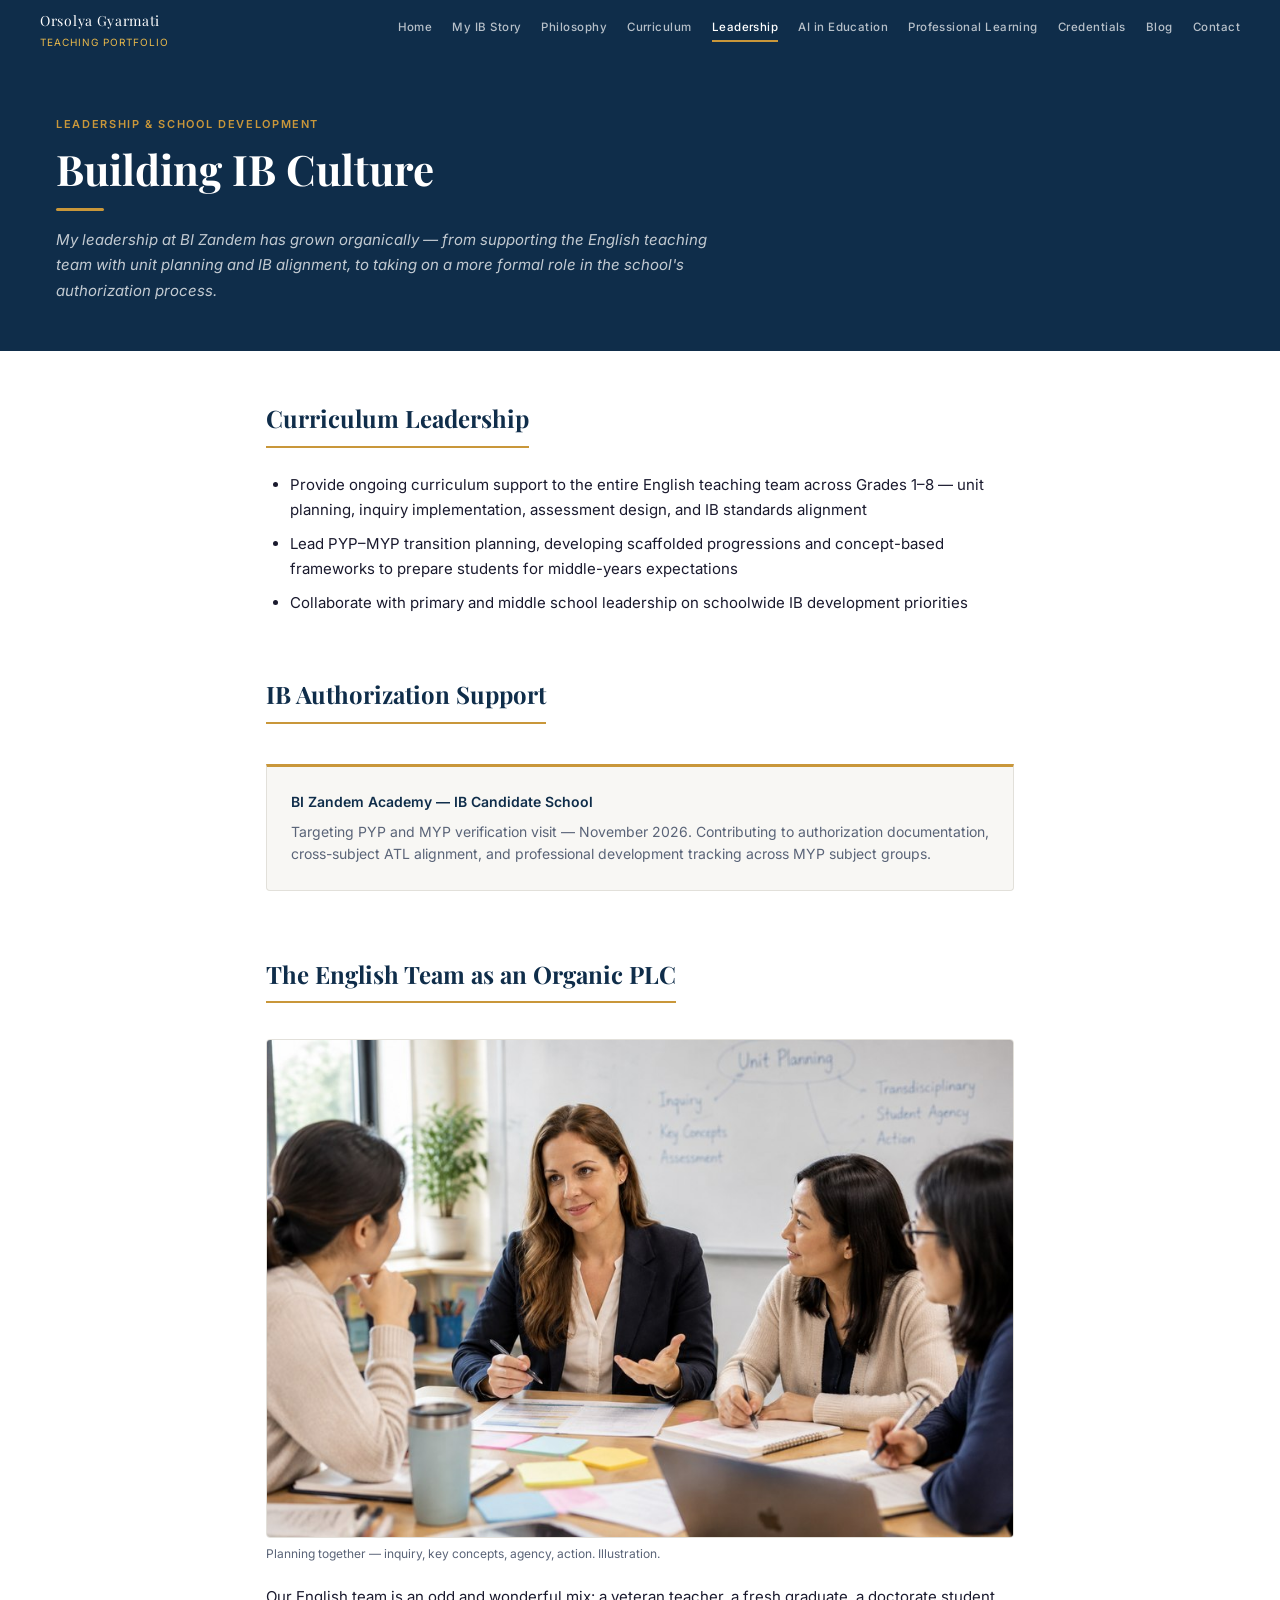
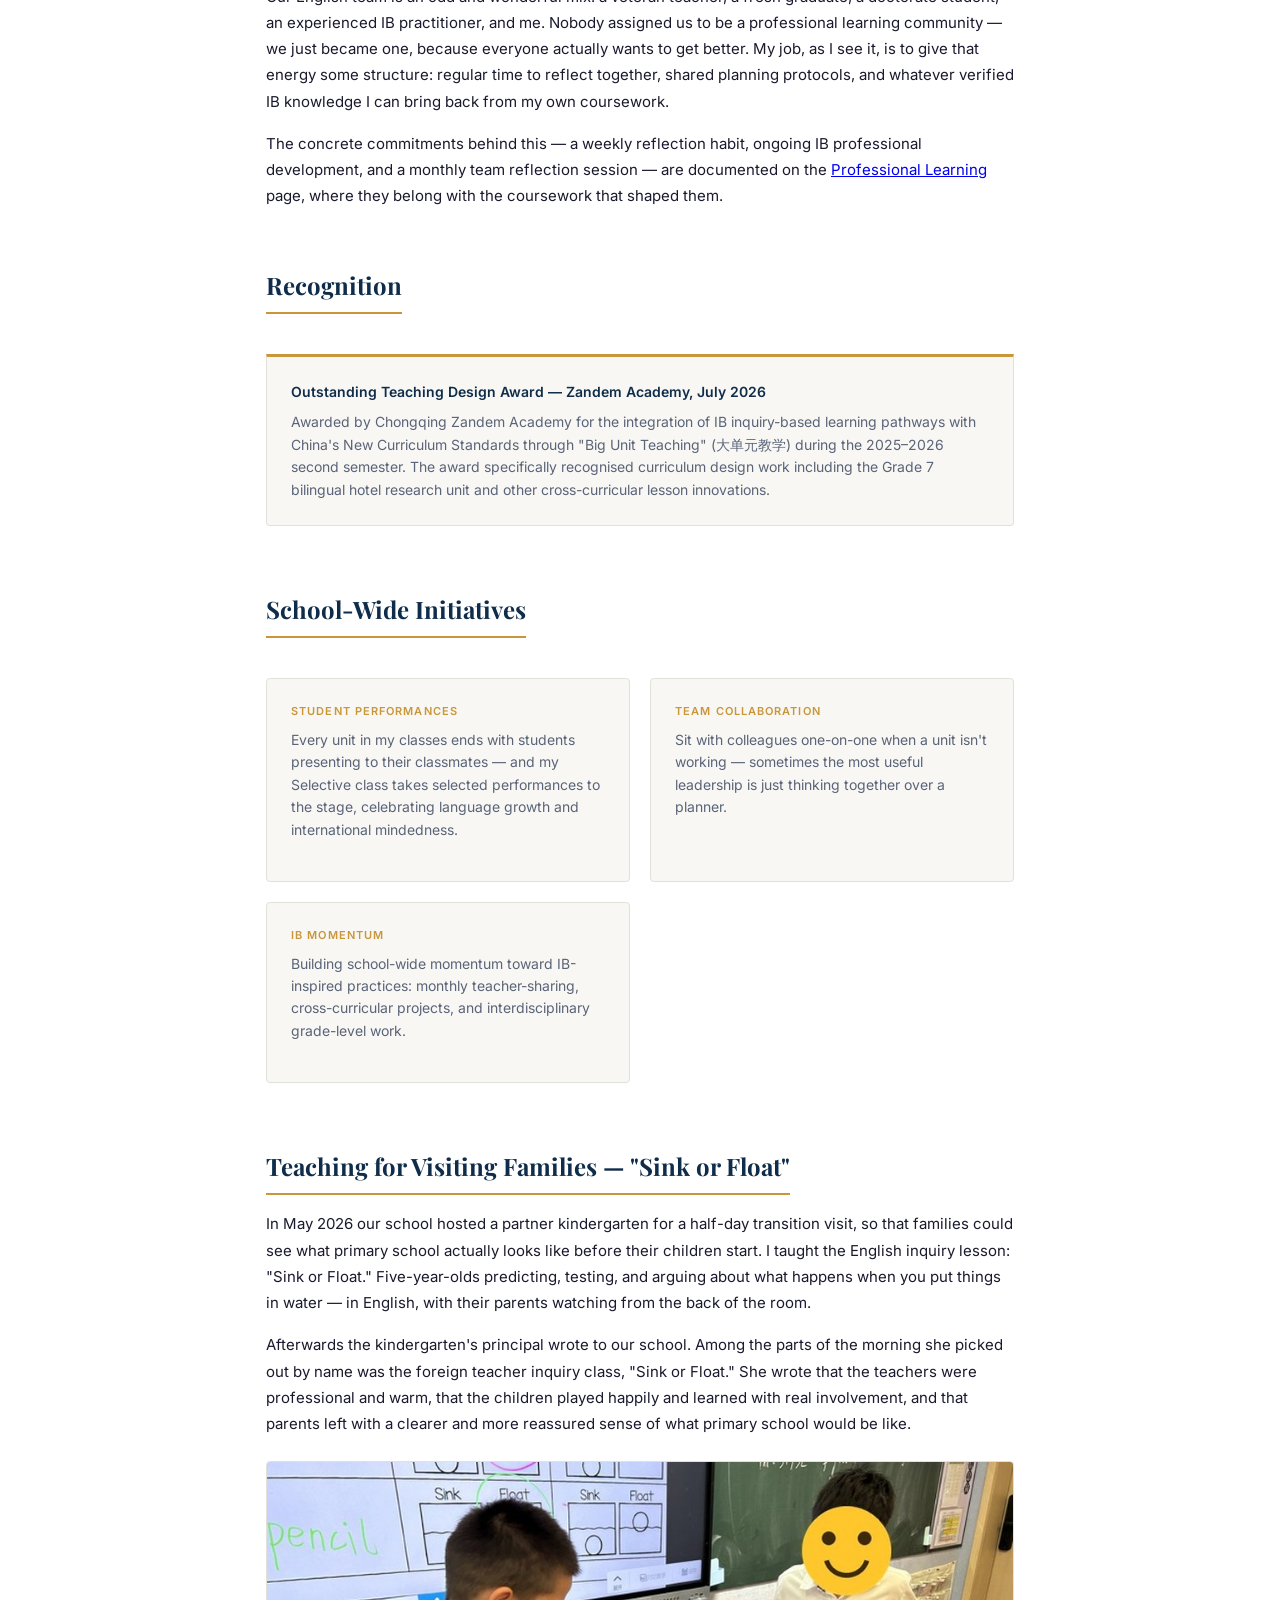
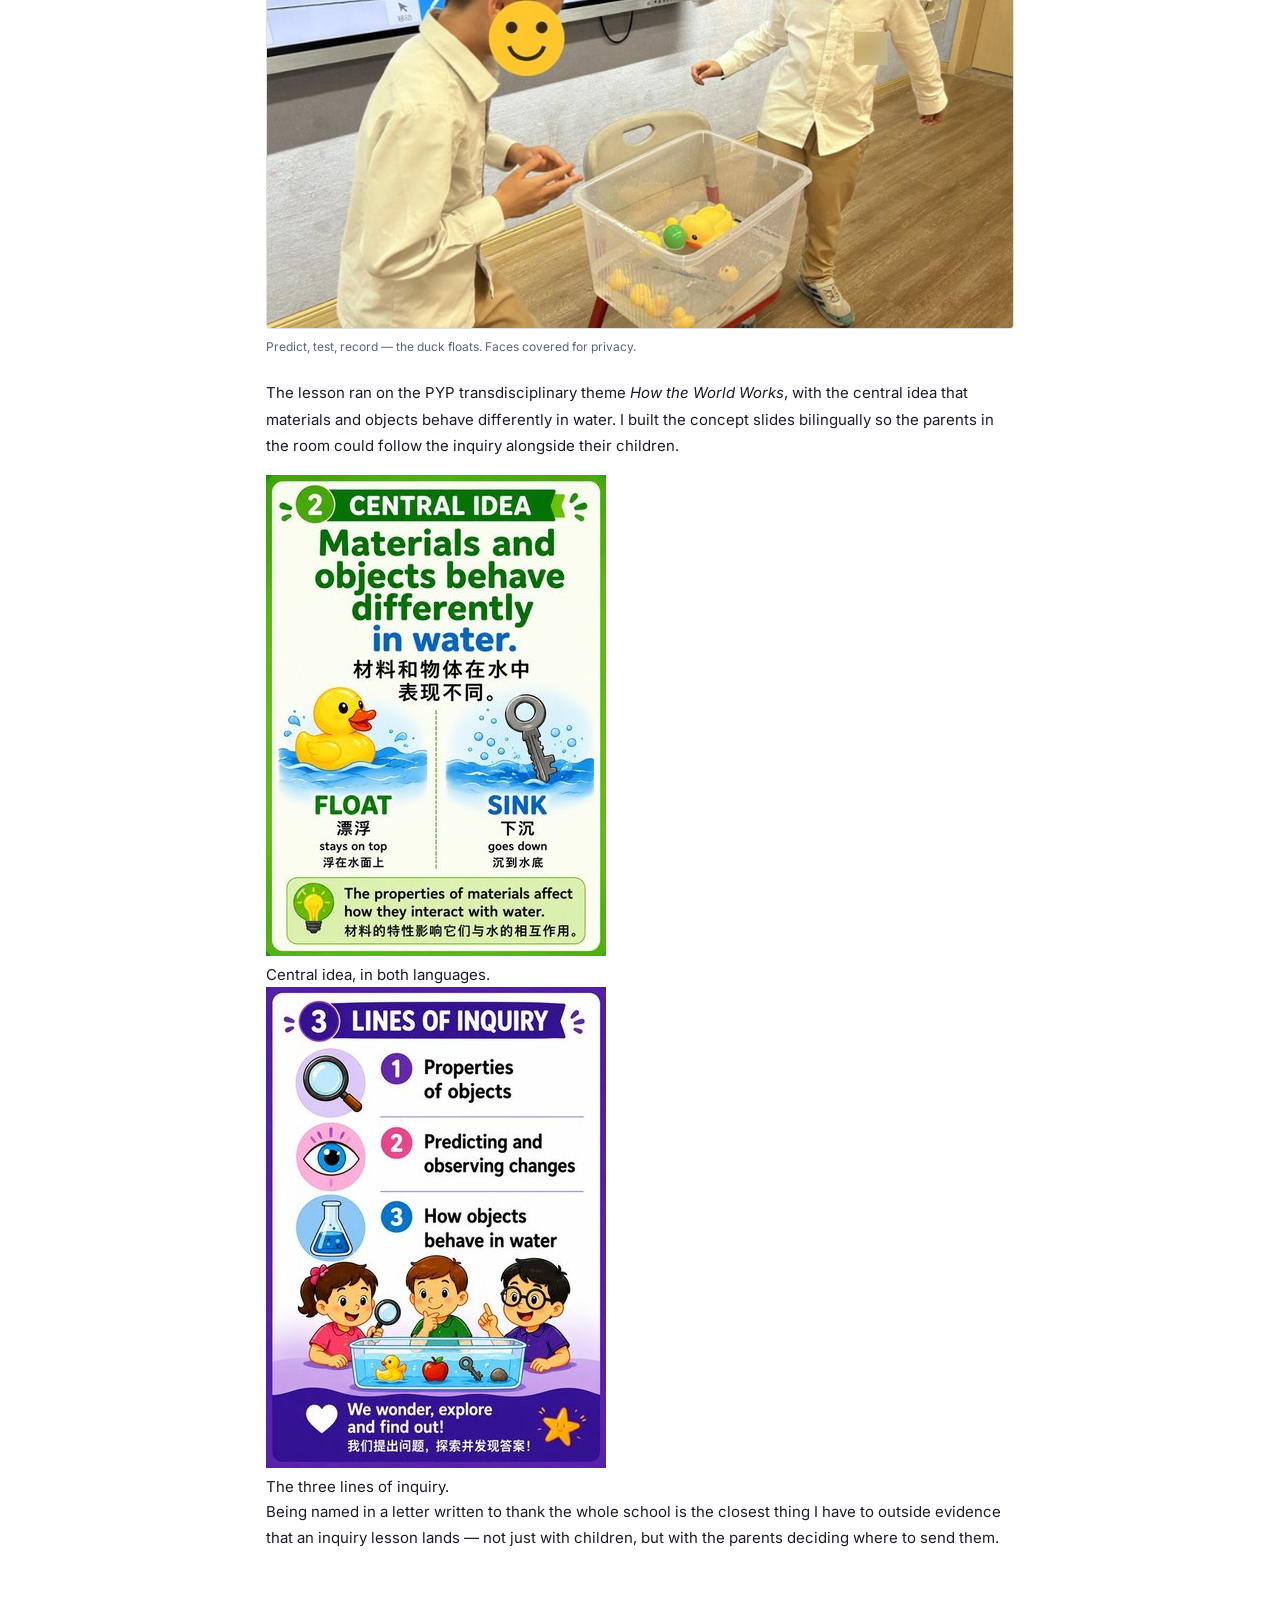
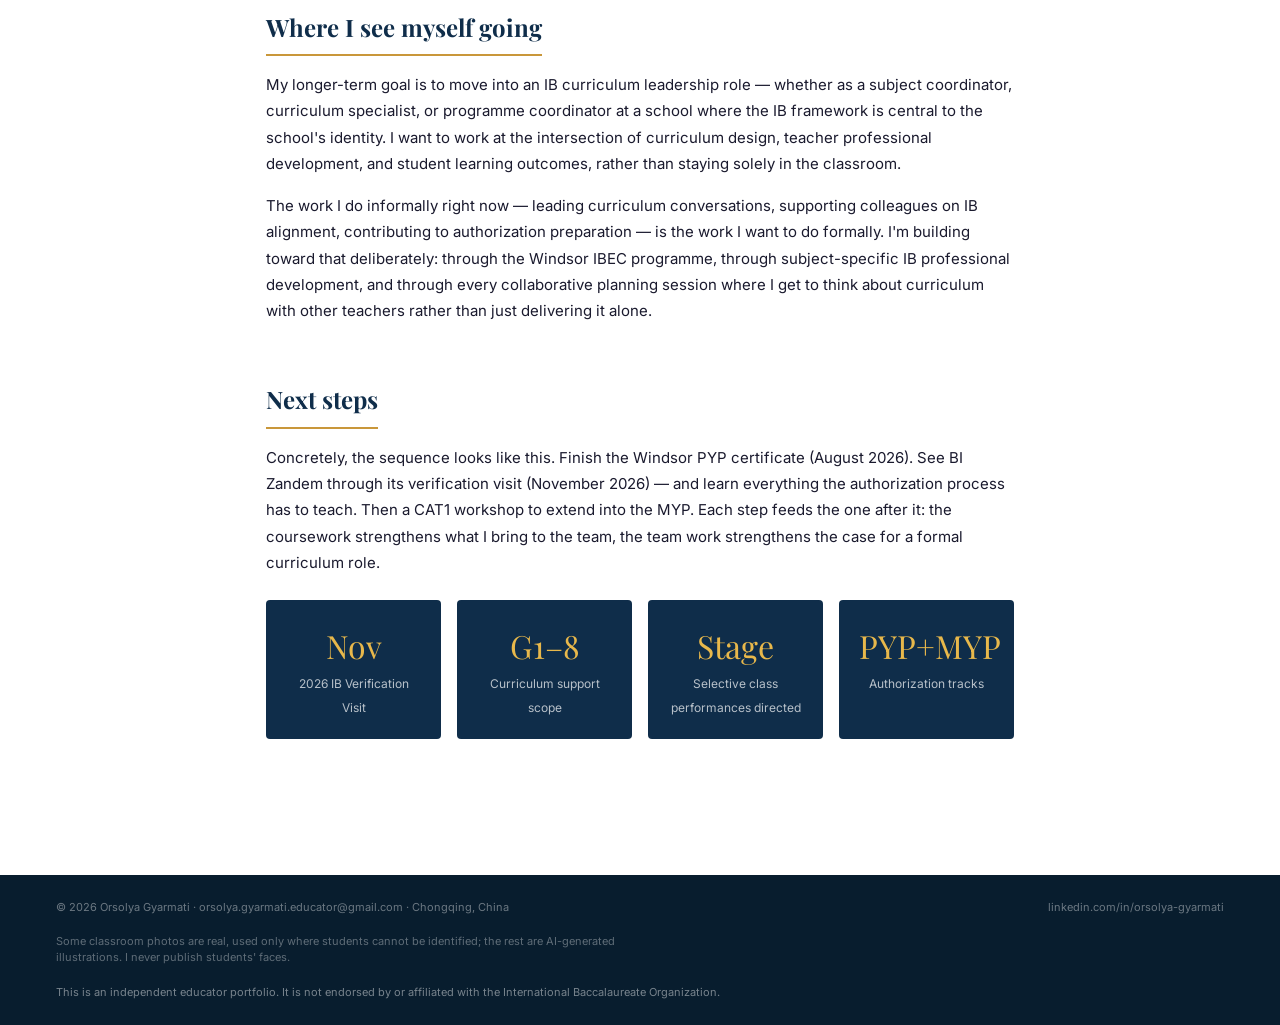
<file: leadership.html>
<!DOCTYPE html>
<html lang="en">
<head><meta charset="UTF-8"><meta name="viewport" content="width=device-width, initial-scale=1.0"><title>Leadership — Orsolya Gyarmati</title>
<meta name="description" content="Curriculum leadership: supporting an English team professional learning community and contributing to IB authorization.">
<meta property="og:title" content="Leadership — Orsolya Gyarmati">
<meta property="og:description" content="Curriculum leadership: supporting an English team professional learning community and contributing to IB authorization.">
<meta property="og:type" content="website">
<meta property="og:url" content="https://orsolyagyarmati.com/leadership.html">
<meta property="og:image" content="https://orsolyagyarmati.com/photo-hero.jpg">
<link rel="canonical" href="https://orsolyagyarmati.com/leadership.html">
<link rel="icon" href="data:image/svg+xml,%3Csvg xmlns='http://www.w3.org/2000/svg' viewBox='0 0 32 32'%3E%3Crect width='32' height='32' fill='%230d2238'/%3E%3Ctext x='16' y='23' font-size='20' font-family='Georgia,serif' fill='%23c9973a' text-anchor='middle'%3EO%3C/text%3E%3C/svg%3E">

<link href="https://fonts.googleapis.com/css2?family=Playfair+Display:wght@700&family=Inter:wght@300;400;500;600&display=swap" rel="stylesheet">
<link rel="stylesheet" href="styles.css"></head>
<body>
<nav><a href="index.html" class="nav-brand"><div class="nav-brand-text"><span class="name">Orsolya Gyarmati</span><span class="sub">Teaching Portfolio</span></div></a><button class="nav-toggle" aria-label="Toggle menu" aria-expanded="false"><span></span></button><div class="nav-links"><a href="index.html">Home</a><a href="ib-story.html">My IB Story</a><a href="philosophy.html">Philosophy</a><a href="curriculum.html">Curriculum</a><a href="leadership.html" class="active">Leadership</a><a href="ai-education.html">AI in Education</a><a href="professional-learning.html">Professional Learning</a><a href="credentials.html">Credentials</a><a href="blog.html">Blog</a><a href="contact.html">Contact</a></div></nav>

<div class="page-header">
  <p class="eyebrow">Leadership & School Development</p>
  <h1>Building IB Culture</h1>
  <div class="gold-bar"></div>
  <p class="lead">My leadership at BI Zandem has grown organically — from supporting the English teaching team with unit planning and IB alignment, to taking on a more formal role in the school's authorization process.</p>
</div>

<div class="content">

  <h2>Curriculum Leadership</h2>
  <ul>
    <li>Provide ongoing curriculum support to the entire English teaching team across Grades 1–8 — unit planning, inquiry implementation, assessment design, and IB standards alignment</li>
    <li>Lead PYP–MYP transition planning, developing scaffolded progressions and concept-based frameworks to prepare students for middle-years expectations</li>
    <li>Collaborate with primary and middle school leadership on schoolwide IB development priorities</li>
  </ul>

  <h2>IB Authorization Support</h2>
  <div class="highlight-box">
    <h3>BI Zandem Academy — IB Candidate School</h3>
    <p>Targeting PYP and MYP verification visit — November 2026. Contributing to authorization documentation, cross-subject ATL alignment, and professional development tracking across MYP subject groups.</p>
  </div>

  <h2>The English Team as an Organic PLC</h2>
  <figure style="margin:1.25rem 0"><img src="illus-plc.jpg" alt="Teachers collaborating around unit planners in a school meeting room" style="width:100%;display:block;border-radius:4px;border:.5px solid var(--border)"><figcaption style="font-size:12px;color:var(--text-muted);margin-top:6px">Planning together — inquiry, key concepts, agency, action. Illustration.</figcaption></figure>
  <p>Our English team is an odd and wonderful mix: a veteran teacher, a fresh graduate, a doctorate student, an experienced IB practitioner, and me. Nobody assigned us to be a professional learning community — we just became one, because everyone actually wants to get better. My job, as I see it, is to give that energy some structure: regular time to reflect together, shared planning protocols, and whatever verified IB knowledge I can bring back from my own coursework.</p>
  <p>The concrete commitments behind this — a weekly reflection habit, ongoing IB professional development, and a monthly team reflection session — are documented on the <a href="professional-learning.html">Professional Learning</a> page, where they belong with the coursework that shaped them.</p>

  <h2>Recognition</h2>
  <div class="highlight-box">
    <h3>Outstanding Teaching Design Award — Zandem Academy, July 2026</h3>
    <p>Awarded by Chongqing Zandem Academy for the integration of IB inquiry-based learning pathways with China's New Curriculum Standards through "Big Unit Teaching" (大单元教学) during the 2025–2026 second semester. The award specifically recognised curriculum design work including the Grade 7 bilingual hotel research unit and other cross-curricular lesson innovations.</p>
  </div>

  <h2>School-Wide Initiatives</h2>
  <div class="card-grid">
    <div class="card"><div class="card-label">Student Performances</div><p>Every unit in my classes ends with students presenting to their classmates — and my Selective class takes selected performances to the stage, celebrating language growth and international mindedness.</p></div>
    <div class="card"><div class="card-label">Team Collaboration</div><p>Sit with colleagues one-on-one when a unit isn't working — sometimes the most useful leadership is just thinking together over a planner.</p></div>
    <div class="card"><div class="card-label">IB Momentum</div><p>Building school-wide momentum toward IB-inspired practices: monthly teacher-sharing, cross-curricular projects, and interdisciplinary grade-level work.</p></div>
  </div>

  <h2>Teaching for Visiting Families — "Sink or Float"</h2>
  <p>In May 2026 our school hosted a partner kindergarten for a half-day transition visit, so that families could see what primary school actually looks like before their children start. I taught the English inquiry lesson: "Sink or Float." Five-year-olds predicting, testing, and arguing about what happens when you put things in water — in English, with their parents watching from the back of the room.</p>
  <p>Afterwards the kindergarten's principal wrote to our school. Among the parts of the morning she picked out by name was the foreign teacher inquiry class, "Sink or Float." She wrote that the teachers were professional and warm, that the children played happily and learned with real involvement, and that parents left with a clearer and more reassured sense of what primary school would be like.</p>
  <figure style="margin:1.5rem 0"><img src="photo-real-sinkfloat.jpg" alt="Kindergarten students testing objects in a water tub during the Sink or Float lesson" style="width:100%;display:block;border-radius:4px;border:.5px solid var(--border)"><figcaption style="font-size:12px;color:var(--text-muted);margin-top:8px">Predict, test, record — the duck floats. Faces covered for privacy.</figcaption></figure>

  <p>The lesson ran on the PYP transdisciplinary theme <em>How the World Works</em>, with the central idea that materials and objects behave differently in water. I built the concept slides bilingually so the parents in the room could follow the inquiry alongside their children.</p>

  <div class="sf-pair">
    <figure><img src="illus-sf-central.jpg" alt="Bilingual central idea slide: materials and objects behave differently in water"><figcaption>Central idea, in both languages.</figcaption></figure>
    <figure><img src="illus-sf-inquiry.jpg" alt="Bilingual lines of inquiry slide for the Sink or Float lesson"><figcaption>The three lines of inquiry.</figcaption></figure>
  </div>

  <p>Being named in a letter written to thank the whole school is the closest thing I have to outside evidence that an inquiry lesson lands — not just with children, but with the parents deciding where to send them.</p>

  <h2>Where I see myself going</h2>
  <p>My longer-term goal is to move into an IB curriculum leadership role — whether as a subject coordinator, curriculum specialist, or programme coordinator at a school where the IB framework is central to the school's identity. I want to work at the intersection of curriculum design, teacher professional development, and student learning outcomes, rather than staying solely in the classroom.</p>
  <p>The work I do informally right now — leading curriculum conversations, supporting colleagues on IB alignment, contributing to authorization preparation — is the work I want to do formally. I'm building toward that deliberately: through the Windsor IBEC programme, through subject-specific IB professional development, and through every collaborative planning session where I get to think about curriculum with other teachers rather than just delivering it alone.</p>

  <h2>Next steps</h2>
  <p>Concretely, the sequence looks like this. Finish the Windsor PYP certificate (August 2026). See BI Zandem through its verification visit (November 2026) — and learn everything the authorization process has to teach. Then a CAT1 workshop to extend into the MYP. Each step feeds the one after it: the coursework strengthens what I bring to the team, the team work strengthens the case for a formal curriculum role.</p>

  <div class="stat-row">
    <div class="stat-box"><span class="num">Nov</span><span class="lbl">2026 IB Verification Visit</span></div>
    <div class="stat-box"><span class="num">G1–8</span><span class="lbl">Curriculum support scope</span></div>
    <div class="stat-box"><span class="num">Stage</span><span class="lbl">Selective class performances directed</span></div>
    <div class="stat-box"><span class="num">PYP+MYP</span><span class="lbl">Authorization tracks</span></div>
  </div>

</div>

<footer>
  <p>© 2026 Orsolya Gyarmati · orsolya.gyarmati.educator@gmail.com · Chongqing, China</p>
  <a href="https://linkedin.com/in/orsolya-gyarmati">linkedin.com/in/orsolya-gyarmati</a>
  <p style="font-size:11px;color:rgba(255,255,255,.35);margin-top:8px;max-width:600px;line-height:1.5">Some classroom photos are real, used only where students cannot be identified; the rest are AI-generated illustrations. I never publish students' faces.</p>
<p style="font-size:11px;color:rgba(255,255,255,.45);margin-top:10px;line-height:1.6">This is an independent educator portfolio. It is not endorsed by or affiliated with the International Baccalaureate Organization.</p>
</footer>
<script src="nav.js" defer></script>
</body></html>
</file>
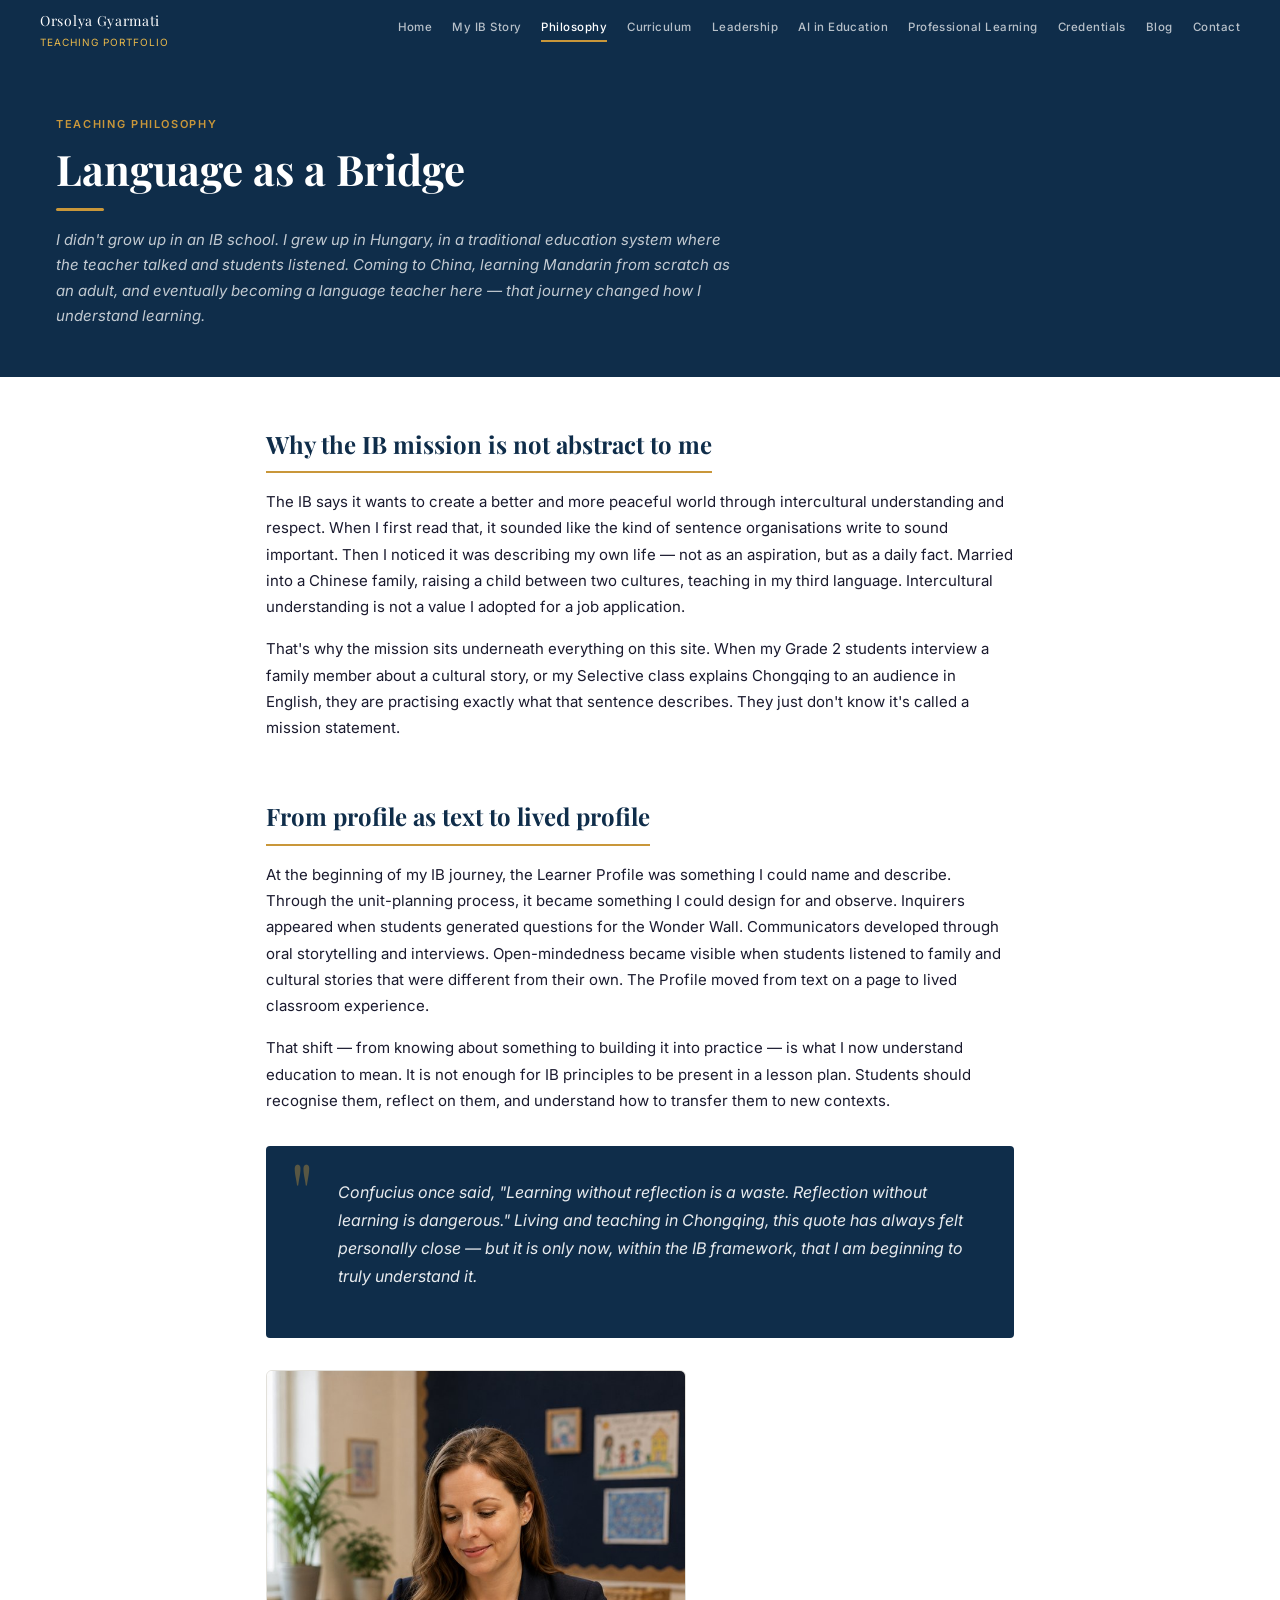
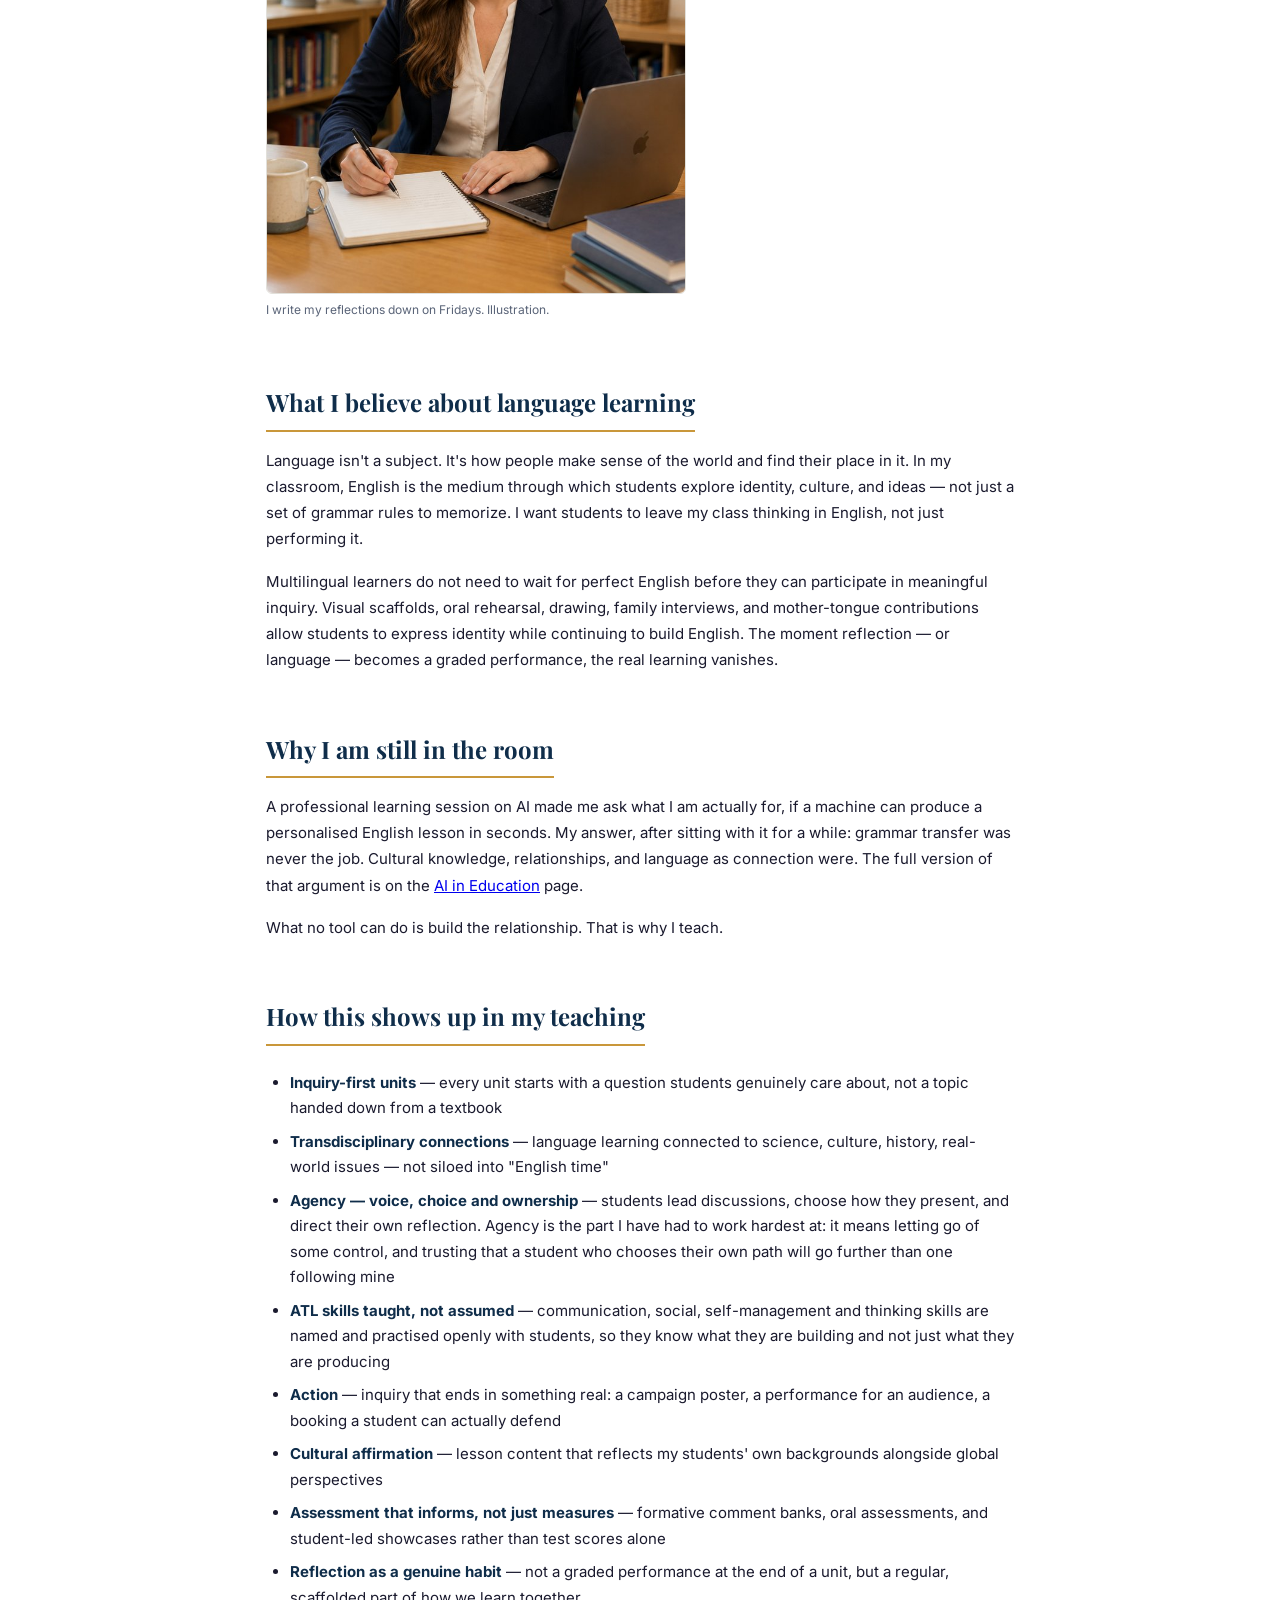
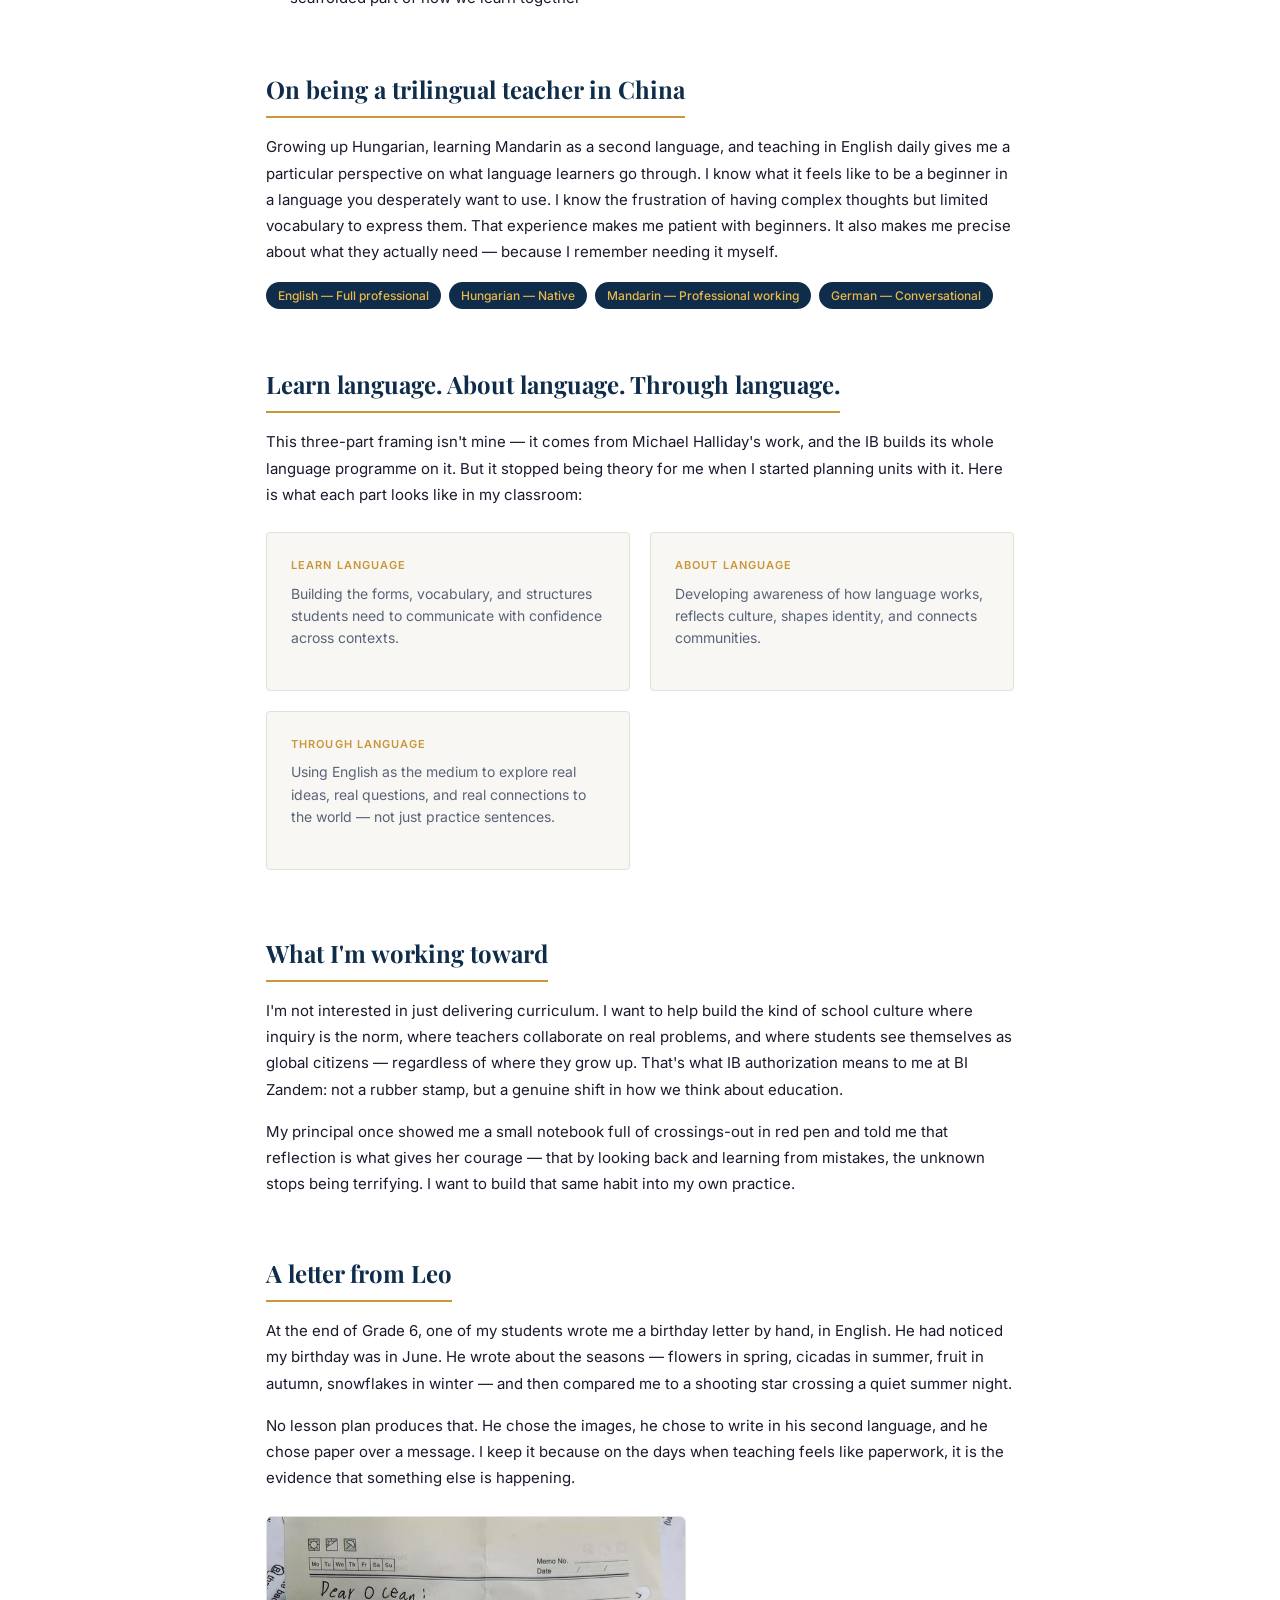
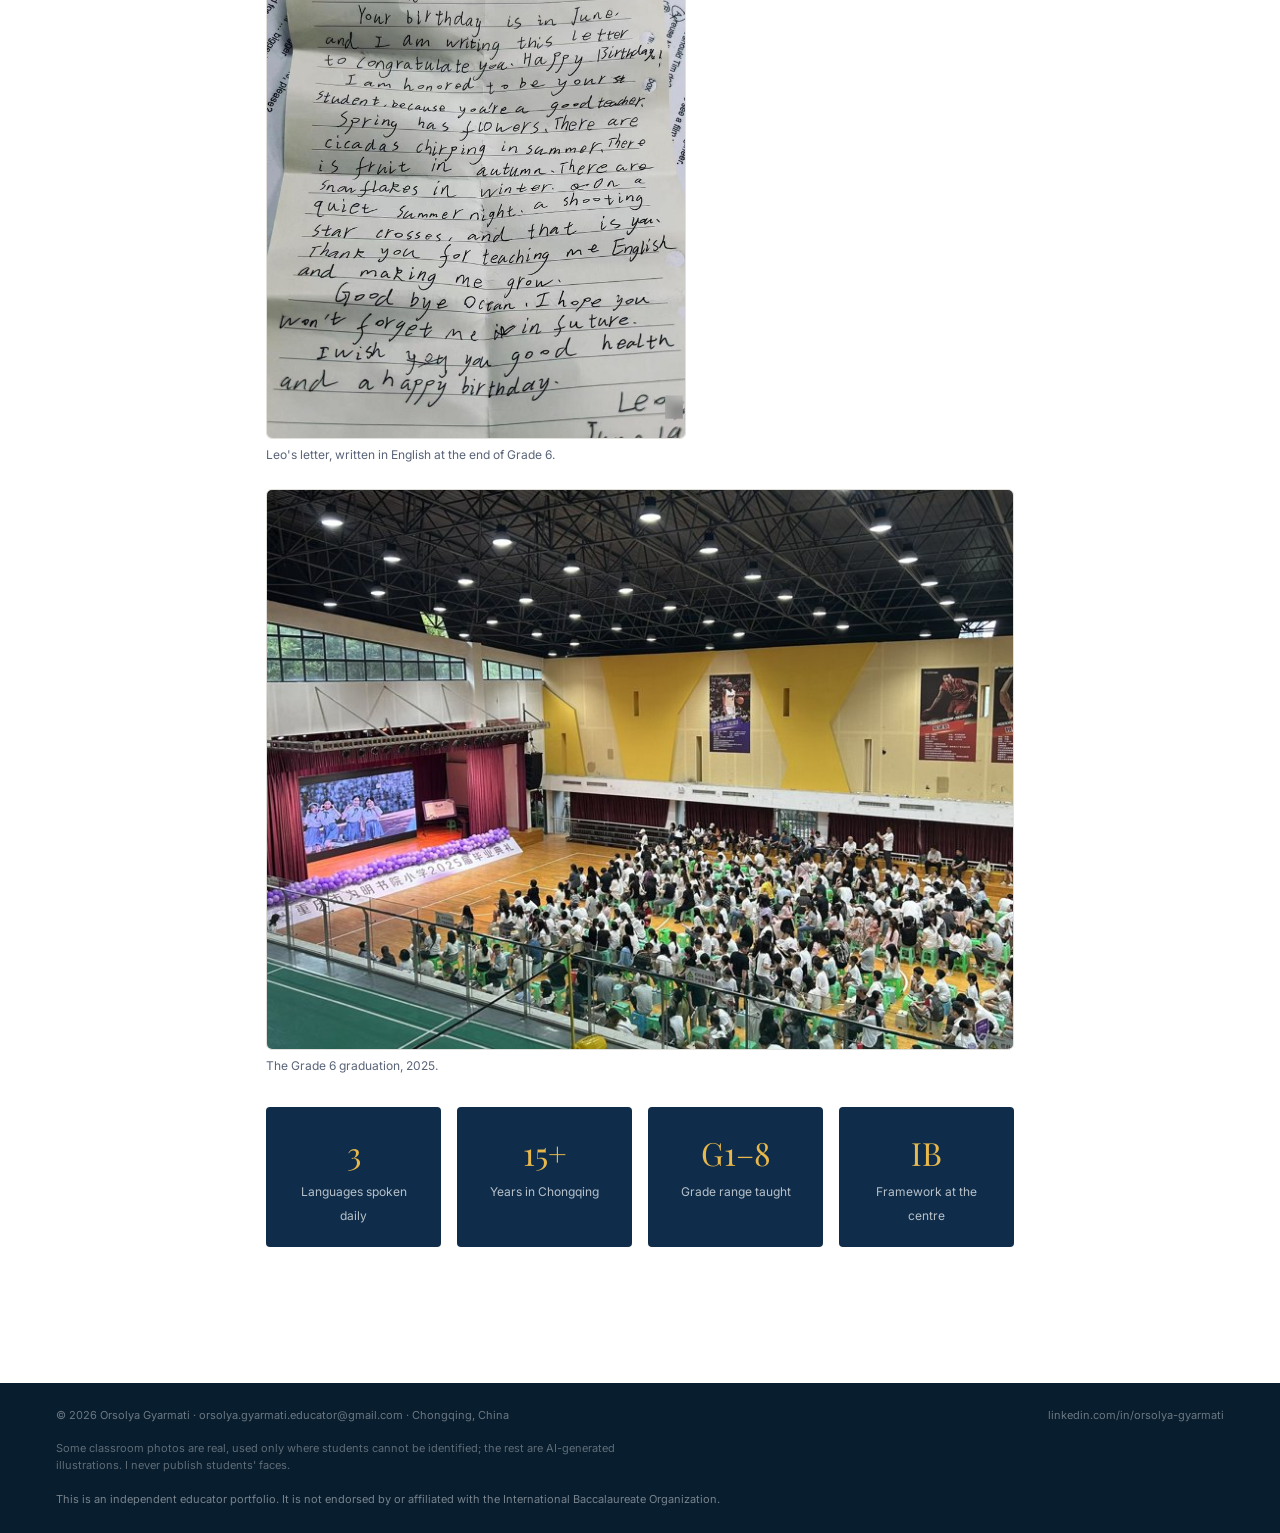
<file: philosophy.html>
<!DOCTYPE html>
<html lang="en">
<head><meta charset="UTF-8"><meta name="viewport" content="width=device-width, initial-scale=1.0"><title>Philosophy — Orsolya Gyarmati</title>
<meta name="description" content="Teaching philosophy: language as a bridge. How intercultural understanding, agency and the IB Learner Profile shape my classroom.">
<meta property="og:title" content="Philosophy — Orsolya Gyarmati">
<meta property="og:description" content="Teaching philosophy: language as a bridge. How intercultural understanding, agency and the IB Learner Profile shape my classroom.">
<meta property="og:type" content="website">
<meta property="og:url" content="https://orsolyagyarmati.com/philosophy.html">
<meta property="og:image" content="https://orsolyagyarmati.com/photo-hero.jpg">
<link rel="canonical" href="https://orsolyagyarmati.com/philosophy.html">
<link rel="icon" href="data:image/svg+xml,%3Csvg xmlns='http://www.w3.org/2000/svg' viewBox='0 0 32 32'%3E%3Crect width='32' height='32' fill='%230d2238'/%3E%3Ctext x='16' y='23' font-size='20' font-family='Georgia,serif' fill='%23c9973a' text-anchor='middle'%3EO%3C/text%3E%3C/svg%3E">

<link href="https://fonts.googleapis.com/css2?family=Playfair+Display:wght@700&family=Inter:wght@300;400;500;600&display=swap" rel="stylesheet">
<link rel="stylesheet" href="styles.css"></head>
<body>
<nav><a href="index.html" class="nav-brand"><div class="nav-brand-text"><span class="name">Orsolya Gyarmati</span><span class="sub">Teaching Portfolio</span></div></a><button class="nav-toggle" aria-label="Toggle menu" aria-expanded="false"><span></span></button><div class="nav-links"><a href="index.html">Home</a><a href="ib-story.html">My IB Story</a><a href="philosophy.html" class="active">Philosophy</a><a href="curriculum.html">Curriculum</a><a href="leadership.html">Leadership</a><a href="ai-education.html">AI in Education</a><a href="professional-learning.html">Professional Learning</a><a href="credentials.html">Credentials</a><a href="blog.html">Blog</a><a href="contact.html">Contact</a></div></nav>

<div class="page-header">
  <p class="eyebrow">Teaching Philosophy</p>
  <h1>Language as a Bridge</h1>
  <div class="gold-bar"></div>
  <p class="lead">I didn't grow up in an IB school. I grew up in Hungary, in a traditional education system where the teacher talked and students listened. Coming to China, learning Mandarin from scratch as an adult, and eventually becoming a language teacher here — that journey changed how I understand learning.</p>
</div>

<div class="content">

  <h2>Why the IB mission is not abstract to me</h2>
  <p>The IB says it wants to create a better and more peaceful world through intercultural understanding and respect. When I first read that, it sounded like the kind of sentence organisations write to sound important. Then I noticed it was describing my own life — not as an aspiration, but as a daily fact. Married into a Chinese family, raising a child between two cultures, teaching in my third language. Intercultural understanding is not a value I adopted for a job application.</p>
  <p>That's why the mission sits underneath everything on this site. When my Grade 2 students interview a family member about a cultural story, or my Selective class explains Chongqing to an audience in English, they are practising exactly what that sentence describes. They just don't know it's called a mission statement.</p>

  <h2>From profile as text to lived profile</h2>
  <p>At the beginning of my IB journey, the Learner Profile was something I could name and describe. Through the unit-planning process, it became something I could design for and observe. Inquirers appeared when students generated questions for the Wonder Wall. Communicators developed through oral storytelling and interviews. Open-mindedness became visible when students listened to family and cultural stories that were different from their own. The Profile moved from text on a page to lived classroom experience.</p>
  <p>That shift — from knowing about something to building it into practice — is what I now understand education to mean. It is not enough for IB principles to be present in a lesson plan. Students should recognise them, reflect on them, and understand how to transfer them to new contexts.</p>

  <div class="quote"><p>Confucius once said, "Learning without reflection is a waste. Reflection without learning is dangerous." Living and teaching in Chongqing, this quote has always felt personally close — but it is only now, within the IB framework, that I am beginning to truly understand it.</p></div>

  <figure style="margin:1.5rem 0;max-width:420px"><img src="illus-philosophy.jpg" alt="Teacher writing reflective notes at her classroom desk" style="width:100%;border-radius:6px;display:block;border:.5px solid var(--border)"><figcaption style="font-size:12px;color:var(--text-muted);margin-top:6px">I write my reflections down on Fridays. Illustration.</figcaption></figure>

  <h2>What I believe about language learning</h2>
  <p>Language isn't a subject. It's how people make sense of the world and find their place in it. In my classroom, English is the medium through which students explore identity, culture, and ideas — not just a set of grammar rules to memorize. I want students to leave my class thinking in English, not just performing it.</p>
  <p>Multilingual learners do not need to wait for perfect English before they can participate in meaningful inquiry. Visual scaffolds, oral rehearsal, drawing, family interviews, and mother-tongue contributions allow students to express identity while continuing to build English. The moment reflection — or language — becomes a graded performance, the real learning vanishes.</p>

  <h2>Why I am still in the room</h2>
  <p>A professional learning session on AI made me ask what I am actually for, if a machine can produce a personalised English lesson in seconds. My answer, after sitting with it for a while: grammar transfer was never the job. Cultural knowledge, relationships, and language as connection were. The full version of that argument is on the <a href="ai-education.html">AI in Education</a> page.</p>
  <p>What no tool can do is build the relationship. That is why I teach.</p>

  <h2>How this shows up in my teaching</h2>
  <ul>
    <li><strong>Inquiry-first units</strong> — every unit starts with a question students genuinely care about, not a topic handed down from a textbook</li>
    <li><strong>Transdisciplinary connections</strong> — language learning connected to science, culture, history, real-world issues — not siloed into "English time"</li>
    <li><strong>Agency — voice, choice and ownership</strong> — students lead discussions, choose how they present, and direct their own reflection. Agency is the part I have had to work hardest at: it means letting go of some control, and trusting that a student who chooses their own path will go further than one following mine</li>
    <li><strong>ATL skills taught, not assumed</strong> — communication, social, self-management and thinking skills are named and practised openly with students, so they know what they are building and not just what they are producing</li>
    <li><strong>Action</strong> — inquiry that ends in something real: a campaign poster, a performance for an audience, a booking a student can actually defend</li>
    <li><strong>Cultural affirmation</strong> — lesson content that reflects my students' own backgrounds alongside global perspectives</li>
    <li><strong>Assessment that informs, not just measures</strong> — formative comment banks, oral assessments, and student-led showcases rather than test scores alone</li>
    <li><strong>Reflection as a genuine habit</strong> — not a graded performance at the end of a unit, but a regular, scaffolded part of how we learn together</li>
  </ul>

  <h2>On being a trilingual teacher in China</h2>
  <p>Growing up Hungarian, learning Mandarin as a second language, and teaching in English daily gives me a particular perspective on what language learners go through. I know what it feels like to be a beginner in a language you desperately want to use. I know the frustration of having complex thoughts but limited vocabulary to express them. That experience makes me patient with beginners. It also makes me precise about what they actually need — because I remember needing it myself.</p>

  <div class="tags">
    <span class="tag">English — Full professional</span>
    <span class="tag">Hungarian — Native</span>
    <span class="tag">Mandarin — Professional working</span>
    <span class="tag">German — Conversational</span>
  </div>

  <h2>Learn language. About language. Through language.</h2>
  <p>This three-part framing isn't mine — it comes from Michael Halliday's work, and the IB builds its whole language programme on it. But it stopped being theory for me when I started planning units with it. Here is what each part looks like in my classroom:</p>
  <div class="card-grid">
    <div class="card"><div class="card-label">Learn language</div><p>Building the forms, vocabulary, and structures students need to communicate with confidence across contexts.</p></div>
    <div class="card"><div class="card-label">About language</div><p>Developing awareness of how language works, reflects culture, shapes identity, and connects communities.</p></div>
    <div class="card"><div class="card-label">Through language</div><p>Using English as the medium to explore real ideas, real questions, and real connections to the world — not just practice sentences.</p></div>
  </div>

  <h2>What I'm working toward</h2>
  <p>I'm not interested in just delivering curriculum. I want to help build the kind of school culture where inquiry is the norm, where teachers collaborate on real problems, and where students see themselves as global citizens — regardless of where they grow up. That's what IB authorization means to me at BI Zandem: not a rubber stamp, but a genuine shift in how we think about education.</p>
  <p>My principal once showed me a small notebook full of crossings-out in red pen and told me that reflection is what gives her courage — that by looking back and learning from mistakes, the unknown stops being terrifying. I want to build that same habit into my own practice.</p>

  <h2>A letter from Leo</h2>
  <p>At the end of Grade 6, one of my students wrote me a birthday letter by hand, in English. He had noticed my birthday was in June. He wrote about the seasons — flowers in spring, cicadas in summer, fruit in autumn, snowflakes in winter — and then compared me to a shooting star crossing a quiet summer night.</p>
  <p>No lesson plan produces that. He chose the images, he chose to write in his second language, and he chose paper over a message. I keep it because on the days when teaching feels like paperwork, it is the evidence that something else is happening.</p>
  <figure style="margin:1.5rem 0;max-width:420px"><img src="photo-real-letter.jpg" alt="A handwritten letter in English from a Grade 6 student" style="width:100%;border-radius:6px;display:block;border:.5px solid var(--border)"><figcaption style="font-size:12px;color:var(--text-muted);margin-top:6px">Leo's letter, written in English at the end of Grade 6.</figcaption></figure>

  <figure style="margin:1.5rem 0"><img src="photo-real-graduation-2025.jpg" alt="Grade 6 graduation ceremony in a school hall" style="width:100%;border-radius:6px;display:block;border:.5px solid var(--border)"><figcaption style="font-size:12px;color:var(--text-muted);margin-top:6px">The Grade 6 graduation, 2025.</figcaption></figure>



  <div class="stat-row" style="margin-top:2rem">
    <div class="stat-box"><span class="num">3</span><span class="lbl">Languages spoken daily</span></div>
    <div class="stat-box"><span class="num">15+</span><span class="lbl">Years in Chongqing</span></div>
    <div class="stat-box"><span class="num">G1–8</span><span class="lbl">Grade range taught</span></div>
    <div class="stat-box"><span class="num">IB</span><span class="lbl">Framework at the centre</span></div>
  </div>

</div>

<footer>
  <p>© 2026 Orsolya Gyarmati · orsolya.gyarmati.educator@gmail.com · Chongqing, China</p>
  <a href="https://linkedin.com/in/orsolya-gyarmati">linkedin.com/in/orsolya-gyarmati</a>
  <p style="font-size:11px;color:rgba(255,255,255,.35);margin-top:8px;max-width:600px;line-height:1.5">Some classroom photos are real, used only where students cannot be identified; the rest are AI-generated illustrations. I never publish students' faces.</p>
<p style="font-size:11px;color:rgba(255,255,255,.45);margin-top:10px;line-height:1.6">This is an independent educator portfolio. It is not endorsed by or affiliated with the International Baccalaureate Organization.</p>
</footer>
<script src="nav.js" defer></script>
</body></html>
</file>
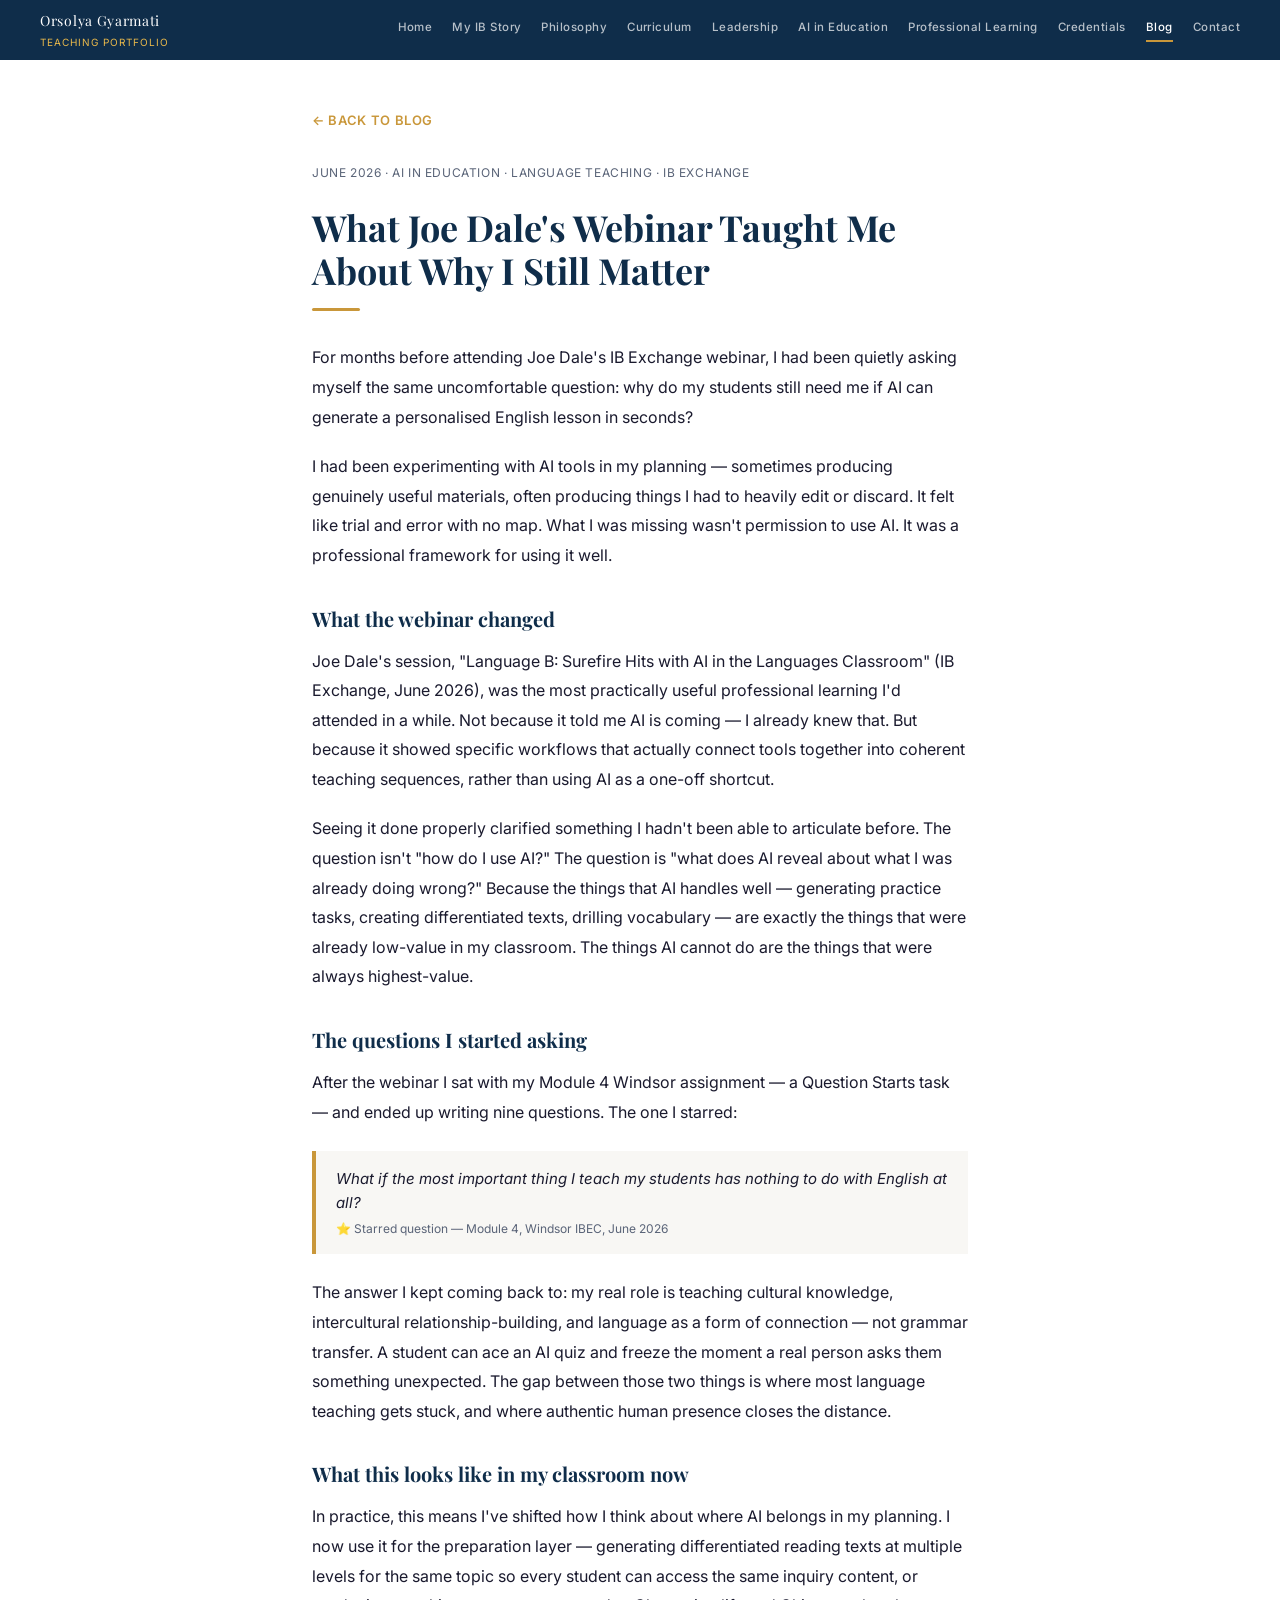
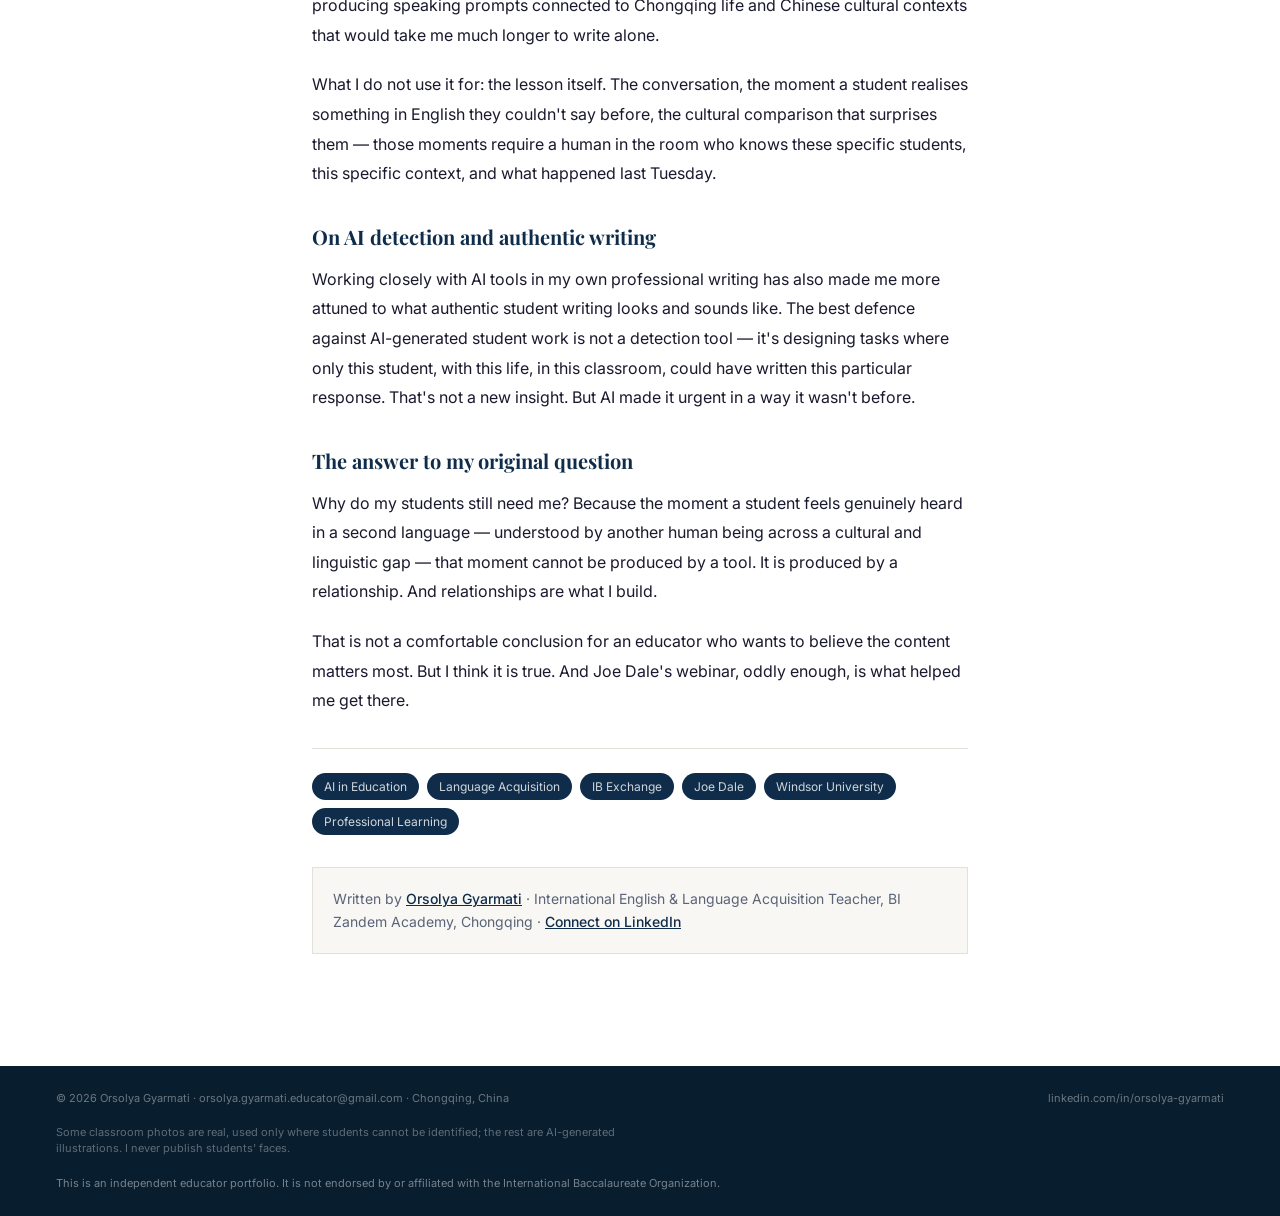
<file: post-ai-webinar.html>
<!DOCTYPE html>
<html lang="en">
<head><meta charset="UTF-8"><meta name="viewport" content="width=device-width, initial-scale=1.0"><title>What Joe Dale's Webinar Taught Me — Orsolya Gyarmati</title>
<meta name="description" content="Orsolya Gyarmati — international educator, IB curriculum and language acquisition, Chongqing, China.">
<meta property="og:title" content="What Joe Dale's Webinar Taught Me — Orsolya Gyarmati">
<meta property="og:description" content="Orsolya Gyarmati — international educator, IB curriculum and language acquisition, Chongqing, China.">
<meta property="og:type" content="website">
<meta property="og:url" content="https://orsolyagyarmati.com/post-ai-webinar.html">
<meta property="og:image" content="https://orsolyagyarmati.com/photo-hero.jpg">
<link rel="canonical" href="https://orsolyagyarmati.com/post-ai-webinar.html">
<link rel="icon" href="data:image/svg+xml,%3Csvg xmlns='http://www.w3.org/2000/svg' viewBox='0 0 32 32'%3E%3Crect width='32' height='32' fill='%230d2238'/%3E%3Ctext x='16' y='23' font-size='20' font-family='Georgia,serif' fill='%23c9973a' text-anchor='middle'%3EO%3C/text%3E%3C/svg%3E">

<link href="https://fonts.googleapis.com/css2?family=Playfair+Display:wght@700&family=Inter:wght@300;400;500;600&display=swap" rel="stylesheet">
<link rel="stylesheet" href="styles.css">
<style>
.post-meta{font-size:12px;color:var(--text-muted);letter-spacing:.05em;text-transform:uppercase;margin-bottom:1.5rem}
.post-body p{font-size:16px;line-height:1.85;margin-bottom:1.25rem;color:var(--text)}
.post-body h3{font-family:'Playfair Display',Georgia,'Songti SC','Times New Roman',serif;font-size:20px;color:var(--navy);margin:2rem 0 .75rem}
.back-link{display:inline-flex;align-items:center;gap:6px;font-size:13px;font-weight:600;color:var(--gold);text-decoration:none;text-transform:uppercase;letter-spacing:.05em;margin-bottom:2rem}
.post-tags{display:flex;gap:8px;flex-wrap:wrap;margin-top:2rem;padding-top:1.5rem;border-top:.5px solid var(--border)}
.post-tag{font-size:12px;background:var(--navy);color:rgba(255,255,255,.8);padding:4px 12px;border-radius:20px}
.share-note{background:var(--off-white);border:.5px solid var(--border);padding:1.25rem;margin-top:2rem;font-size:14px;color:var(--text-muted)}
.share-note a{color:var(--navy);font-weight:500}
.question-list{margin:1.5rem 0;display:flex;flex-direction:column;gap:1rem}
.question-item{background:var(--off-white);border-left:4px solid var(--gold);padding:1rem 1.25rem}
.question-item p{font-size:15px;color:var(--text);margin:0;line-height:1.6;font-style:italic}
.question-item span{font-size:12px;color:var(--text-muted);display:block;margin-top:4px}
</style>
</head>
<body>
<nav><a href="index.html" class="nav-brand"><div class="nav-brand-text"><span class="name">Orsolya Gyarmati</span><span class="sub">Teaching Portfolio</span></div></a><button class="nav-toggle" aria-label="Toggle menu" aria-expanded="false"><span></span></button><div class="nav-links"><a href="index.html">Home</a><a href="ib-story.html">My IB Story</a><a href="philosophy.html">Philosophy</a><a href="curriculum.html">Curriculum</a><a href="leadership.html">Leadership</a><a href="ai-education.html">AI in Education</a><a href="professional-learning.html">Professional Learning</a><a href="credentials.html">Credentials</a><a href="blog.html" class="active">Blog</a><a href="contact.html">Contact</a></div></nav>

<div style="max-width:720px;margin:0 auto;padding:3rem 2rem">

  <a href="blog.html" class="back-link">← Back to blog</a>

  <p class="post-meta">June 2026 · AI in Education · Language Teaching · IB Exchange</p>

  <h1 style="font-family:'Playfair Display',Georgia,'Songti SC','Times New Roman',serif;font-size:36px;color:var(--navy);line-height:1.2;margin-bottom:1rem">What Joe Dale's Webinar Taught Me About Why I Still Matter</h1>

  <div class="gold-bar" style="margin-bottom:2rem"></div>

  <div class="post-body">

    <p>For months before attending Joe Dale's IB Exchange webinar, I had been quietly asking myself the same uncomfortable question: why do my students still need me if AI can generate a personalised English lesson in seconds?</p>

    <p>I had been experimenting with AI tools in my planning — sometimes producing genuinely useful materials, often producing things I had to heavily edit or discard. It felt like trial and error with no map. What I was missing wasn't permission to use AI. It was a professional framework for using it well.</p>

    <h3>What the webinar changed</h3>

    <p>Joe Dale's session, "Language B: Surefire Hits with AI in the Languages Classroom" (IB Exchange, June 2026), was the most practically useful professional learning I'd attended in a while. Not because it told me AI is coming — I already knew that. But because it showed specific workflows that actually connect tools together into coherent teaching sequences, rather than using AI as a one-off shortcut.</p>

    <p>Seeing it done properly clarified something I hadn't been able to articulate before. The question isn't "how do I use AI?" The question is "what does AI reveal about what I was already doing wrong?" Because the things that AI handles well — generating practice tasks, creating differentiated texts, drilling vocabulary — are exactly the things that were already low-value in my classroom. The things AI cannot do are the things that were always highest-value.</p>

    <h3>The questions I started asking</h3>

    <p>After the webinar I sat with my Module 4 Windsor assignment — a Question Starts task — and ended up writing nine questions. The one I starred:</p>

    <div class="question-list">
      <div class="question-item">
        <p>What if the most important thing I teach my students has nothing to do with English at all?</p>
        <span>⭐ Starred question — Module 4, Windsor IBEC, June 2026</span>
      </div>
    </div>

    <p>The answer I kept coming back to: my real role is teaching cultural knowledge, intercultural relationship-building, and language as a form of connection — not grammar transfer. A student can ace an AI quiz and freeze the moment a real person asks them something unexpected. The gap between those two things is where most language teaching gets stuck, and where authentic human presence closes the distance.</p>

    <h3>What this looks like in my classroom now</h3>

    <p>In practice, this means I've shifted how I think about where AI belongs in my planning. I now use it for the preparation layer — generating differentiated reading texts at multiple levels for the same topic so every student can access the same inquiry content, or producing speaking prompts connected to Chongqing life and Chinese cultural contexts that would take me much longer to write alone.</p>

    <p>What I do not use it for: the lesson itself. The conversation, the moment a student realises something in English they couldn't say before, the cultural comparison that surprises them — those moments require a human in the room who knows these specific students, this specific context, and what happened last Tuesday.</p>

    <h3>On AI detection and authentic writing</h3>

    <p>Working closely with AI tools in my own professional writing has also made me more attuned to what authentic student writing looks and sounds like. The best defence against AI-generated student work is not a detection tool — it's designing tasks where only this student, with this life, in this classroom, could have written this particular response. That's not a new insight. But AI made it urgent in a way it wasn't before.</p>

    <h3>The answer to my original question</h3>

    <p>Why do my students still need me? Because the moment a student feels genuinely heard in a second language — understood by another human being across a cultural and linguistic gap — that moment cannot be produced by a tool. It is produced by a relationship. And relationships are what I build.</p>

    <p>That is not a comfortable conclusion for an educator who wants to believe the content matters most. But I think it is true. And Joe Dale's webinar, oddly enough, is what helped me get there.</p>

  </div>

  <div class="post-tags">
    <span class="post-tag">AI in Education</span>
    <span class="post-tag">Language Acquisition</span>
    <span class="post-tag">IB Exchange</span>
    <span class="post-tag">Joe Dale</span>
    <span class="post-tag">Windsor University</span>
    <span class="post-tag">Professional Learning</span>
  </div>

  <div class="share-note">
    Written by <a href="contact.html">Orsolya Gyarmati</a> · International English & Language Acquisition Teacher, BI Zandem Academy, Chongqing · <a href="https://linkedin.com/in/orsolya-gyarmati" target="_blank">Connect on LinkedIn</a>
  </div>

</div>

<footer>
  <p>© 2026 Orsolya Gyarmati · orsolya.gyarmati.educator@gmail.com · Chongqing, China</p>
  <a href="https://linkedin.com/in/orsolya-gyarmati">linkedin.com/in/orsolya-gyarmati</a>
  <p style="font-size:11px;color:rgba(255,255,255,.35);margin-top:8px;max-width:600px;line-height:1.5">Some classroom photos are real, used only where students cannot be identified; the rest are AI-generated illustrations. I never publish students' faces.</p>
<p style="font-size:11px;color:rgba(255,255,255,.45);margin-top:10px;line-height:1.6">This is an independent educator portfolio. It is not endorsed by or affiliated with the International Baccalaureate Organization.</p>
</footer>
<script src="nav.js" defer></script>
</body></html>
</file>
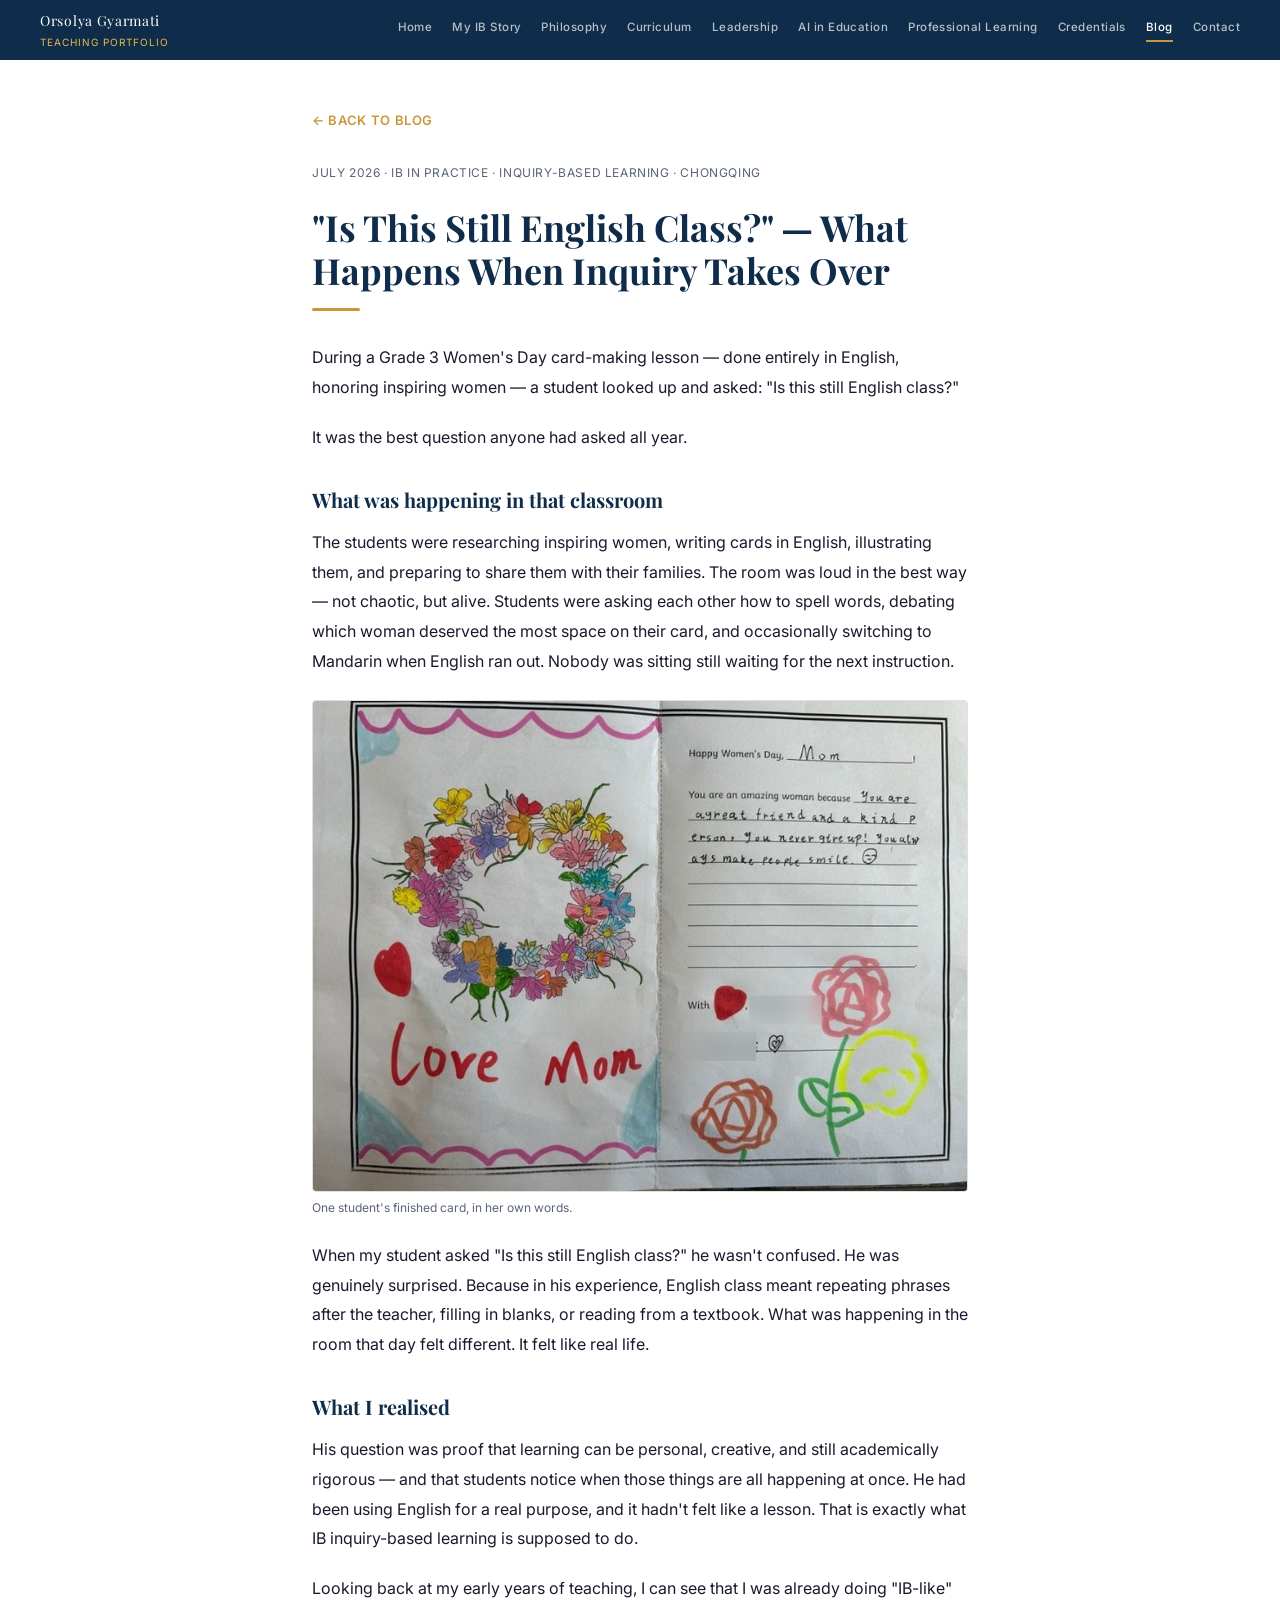
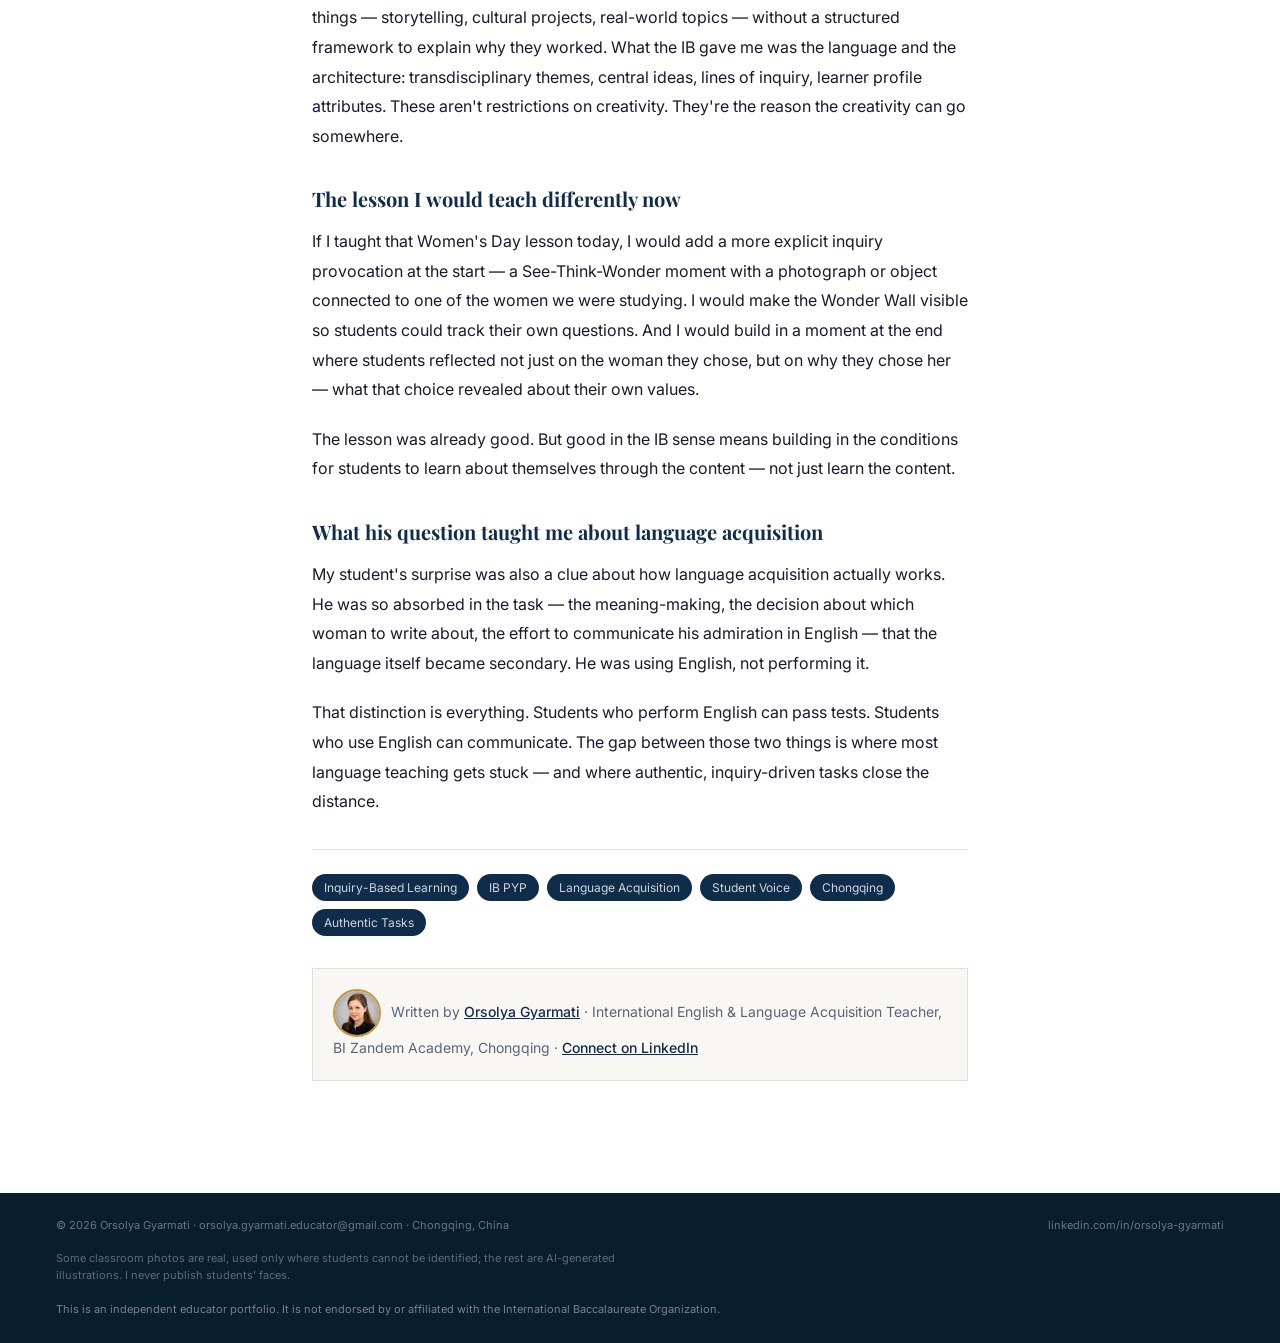
<file: post-english-class.html>
<!DOCTYPE html>
<html lang="en">
<head><meta charset="UTF-8"><meta name="viewport" content="width=device-width, initial-scale=1.0"><title>Is This Still English Class? — Orsolya Gyarmati</title>
<meta name="description" content="Orsolya Gyarmati — international educator, IB curriculum and language acquisition, Chongqing, China.">
<meta property="og:title" content="Is This Still English Class? — Orsolya Gyarmati">
<meta property="og:description" content="Orsolya Gyarmati — international educator, IB curriculum and language acquisition, Chongqing, China.">
<meta property="og:type" content="website">
<meta property="og:url" content="https://orsolyagyarmati.com/post-english-class.html">
<meta property="og:image" content="https://orsolyagyarmati.com/photo-hero.jpg">
<link rel="canonical" href="https://orsolyagyarmati.com/post-english-class.html">
<link rel="icon" href="data:image/svg+xml,%3Csvg xmlns='http://www.w3.org/2000/svg' viewBox='0 0 32 32'%3E%3Crect width='32' height='32' fill='%230d2238'/%3E%3Ctext x='16' y='23' font-size='20' font-family='Georgia,serif' fill='%23c9973a' text-anchor='middle'%3EO%3C/text%3E%3C/svg%3E">

<link href="https://fonts.googleapis.com/css2?family=Playfair+Display:wght@700&family=Inter:wght@300;400;500;600&display=swap" rel="stylesheet">
<link rel="stylesheet" href="styles.css">
<style>
.post-meta{font-size:12px;color:var(--text-muted);letter-spacing:.05em;text-transform:uppercase;margin-bottom:1.5rem}
.post-body p{font-size:16px;line-height:1.85;margin-bottom:1.25rem;color:var(--text)}
.post-body h3{font-family:'Playfair Display',Georgia,'Songti SC','Times New Roman',serif;font-size:20px;color:var(--navy);margin:2rem 0 .75rem}
.back-link{display:inline-flex;align-items:center;gap:6px;font-size:13px;font-weight:600;color:var(--gold);text-decoration:none;text-transform:uppercase;letter-spacing:.05em;margin-bottom:2rem}
.post-tags{display:flex;gap:8px;flex-wrap:wrap;margin-top:2rem;padding-top:1.5rem;border-top:.5px solid var(--border)}
.post-tag{font-size:12px;background:var(--navy);color:rgba(255,255,255,.8);padding:4px 12px;border-radius:20px}
.share-note{background:var(--off-white);border:.5px solid var(--border);padding:1.25rem;margin-top:2rem;font-size:14px;color:var(--text-muted)}
.share-note a{color:var(--navy);font-weight:500}
</style>
</head>
<body>
<nav><a href="index.html" class="nav-brand"><div class="nav-brand-text"><span class="name">Orsolya Gyarmati</span><span class="sub">Teaching Portfolio</span></div></a><button class="nav-toggle" aria-label="Toggle menu" aria-expanded="false"><span></span></button><div class="nav-links"><a href="index.html">Home</a><a href="ib-story.html">My IB Story</a><a href="philosophy.html">Philosophy</a><a href="curriculum.html">Curriculum</a><a href="leadership.html">Leadership</a><a href="ai-education.html">AI in Education</a><a href="professional-learning.html">Professional Learning</a><a href="credentials.html">Credentials</a><a href="blog.html" class="active">Blog</a><a href="contact.html">Contact</a></div></nav>

<div style="max-width:720px;margin:0 auto;padding:3rem 2rem">

  <a href="blog.html" class="back-link">← Back to blog</a>

  <p class="post-meta">July 2026 · IB in Practice · Inquiry-Based Learning · Chongqing</p>

  <h1 style="font-family:'Playfair Display',Georgia,'Songti SC','Times New Roman',serif;font-size:36px;color:var(--navy);line-height:1.2;margin-bottom:1rem">"Is This Still English Class?" — What Happens When Inquiry Takes Over</h1>

  <div class="gold-bar" style="margin-bottom:2rem"></div>

  <div class="post-body">

    <p>During a Grade 3 Women's Day card-making lesson — done entirely in English, honoring inspiring women — a student looked up and asked: "Is this still English class?"</p>

    <p>It was the best question anyone had asked all year.</p>

    <h3>What was happening in that classroom</h3>

    <p>The students were researching inspiring women, writing cards in English, illustrating them, and preparing to share them with their families. The room was loud in the best way — not chaotic, but alive. Students were asking each other how to spell words, debating which woman deserved the most space on their card, and occasionally switching to Mandarin when English ran out. Nobody was sitting still waiting for the next instruction.</p>

    <figure style="margin:1.5rem 0"><img src="photo-real-card.jpg" alt="A finished student card reading Happy Women's Day, Mom" style="width:100%;display:block;border-radius:4px;border:.5px solid var(--border)"><figcaption style="font-size:12px;color:var(--text-muted);margin-top:6px">One student's finished card, in her own words.</figcaption></figure>

    <p>When my student asked "Is this still English class?" he wasn't confused. He was genuinely surprised. Because in his experience, English class meant repeating phrases after the teacher, filling in blanks, or reading from a textbook. What was happening in the room that day felt different. It felt like real life.</p>

    <h3>What I realised</h3>

    <p>His question was proof that learning can be personal, creative, and still academically rigorous — and that students notice when those things are all happening at once. He had been using English for a real purpose, and it hadn't felt like a lesson. That is exactly what IB inquiry-based learning is supposed to do.</p>

    <p>Looking back at my early years of teaching, I can see that I was already doing "IB-like" things — storytelling, cultural projects, real-world topics — without a structured framework to explain why they worked. What the IB gave me was the language and the architecture: transdisciplinary themes, central ideas, lines of inquiry, learner profile attributes. These aren't restrictions on creativity. They're the reason the creativity can go somewhere.</p>

    <h3>The lesson I would teach differently now</h3>

    <p>If I taught that Women's Day lesson today, I would add a more explicit inquiry provocation at the start — a See-Think-Wonder moment with a photograph or object connected to one of the women we were studying. I would make the Wonder Wall visible so students could track their own questions. And I would build in a moment at the end where students reflected not just on the woman they chose, but on why they chose her — what that choice revealed about their own values.</p>

    <p>The lesson was already good. But good in the IB sense means building in the conditions for students to learn about themselves through the content — not just learn the content.</p>

    <h3>What his question taught me about language acquisition</h3>

    <p>My student's surprise was also a clue about how language acquisition actually works. He was so absorbed in the task — the meaning-making, the decision about which woman to write about, the effort to communicate his admiration in English — that the language itself became secondary. He was using English, not performing it.</p>

    <p>That distinction is everything. Students who perform English can pass tests. Students who use English can communicate. The gap between those two things is where most language teaching gets stuck — and where authentic, inquiry-driven tasks close the distance.</p>

  </div>

  <div class="post-tags">
    <span class="post-tag">Inquiry-Based Learning</span>
    <span class="post-tag">IB PYP</span>
    <span class="post-tag">Language Acquisition</span>
    <span class="post-tag">Student Voice</span>
    <span class="post-tag">Chongqing</span>
    <span class="post-tag">Authentic Tasks</span>
  </div>

  <div class="share-note">
    <img src="photo-headshot.jpg" alt="Orsolya Gyarmati" style="width:48px;height:48px;border-radius:50%;object-fit:cover;border:2px solid var(--gold);vertical-align:middle;margin-right:10px" onerror="this.style.display='none'">Written by <a href="contact.html">Orsolya Gyarmati</a> · International English & Language Acquisition Teacher, BI Zandem Academy, Chongqing · <a href="https://linkedin.com/in/orsolya-gyarmati" target="_blank">Connect on LinkedIn</a>
  </div>

</div>

<footer>
  <p>© 2026 Orsolya Gyarmati · orsolya.gyarmati.educator@gmail.com · Chongqing, China</p>
  <a href="https://linkedin.com/in/orsolya-gyarmati">linkedin.com/in/orsolya-gyarmati</a>
  <p style="font-size:11px;color:rgba(255,255,255,.35);margin-top:8px;max-width:600px;line-height:1.5">Some classroom photos are real, used only where students cannot be identified; the rest are AI-generated illustrations. I never publish students' faces.</p>
<p style="font-size:11px;color:rgba(255,255,255,.45);margin-top:10px;line-height:1.6">This is an independent educator portfolio. It is not endorsed by or affiliated with the International Baccalaureate Organization.</p>
</footer>
<script src="nav.js" defer></script>
</body></html>
</file>
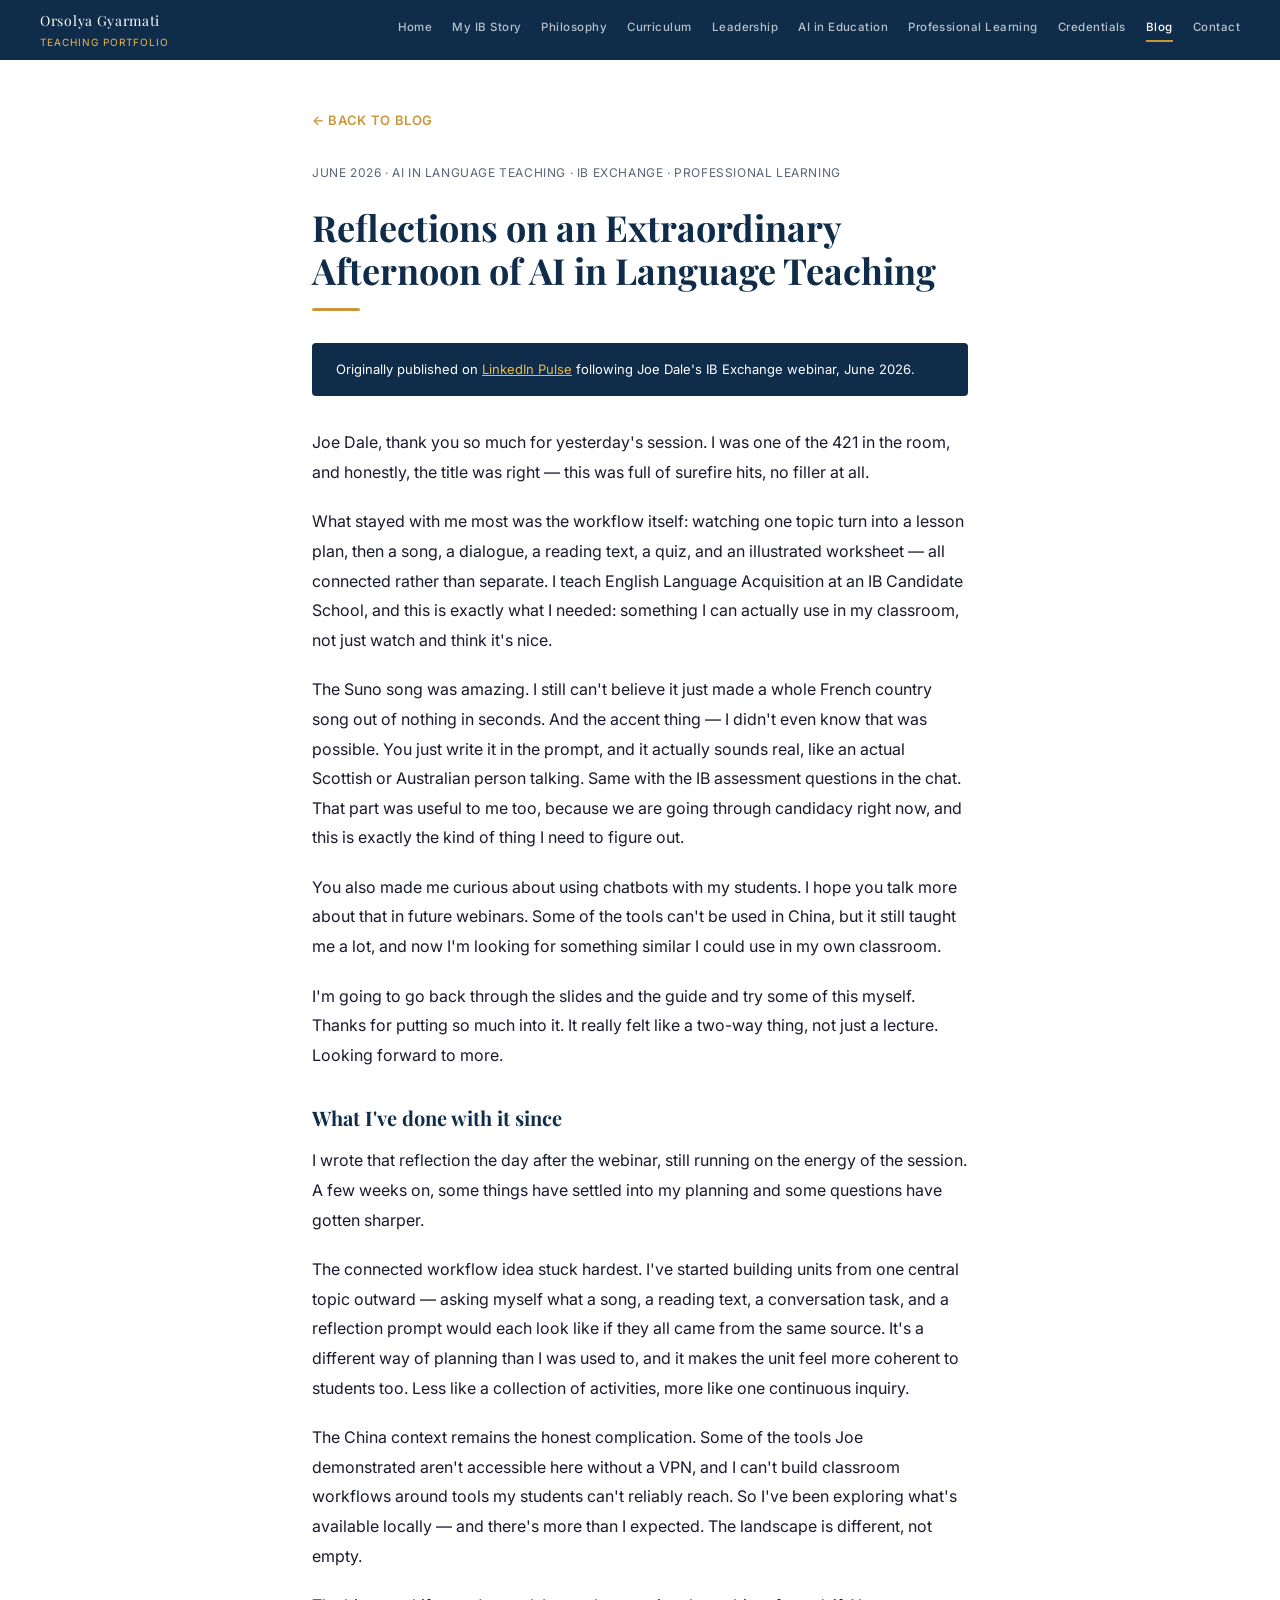
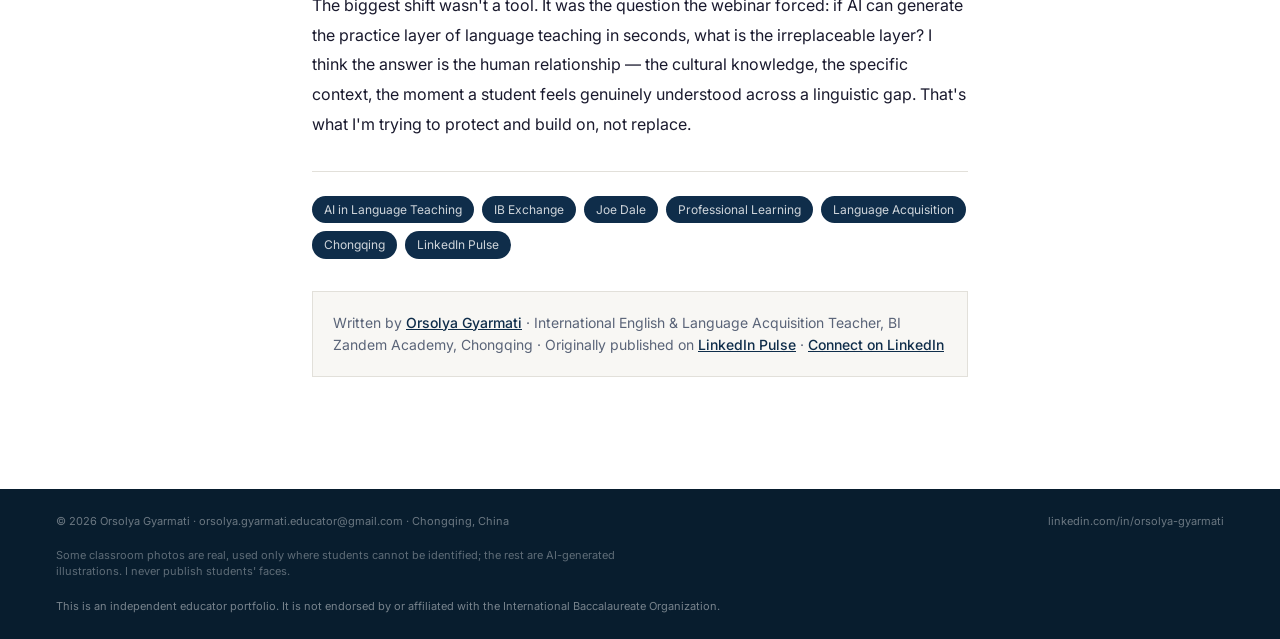
<file: post-joe-dale.html>
<!DOCTYPE html>
<html lang="en">
<head><meta charset="UTF-8"><meta name="viewport" content="width=device-width, initial-scale=1.0"><title>Reflections on an Extraordinary Afternoon of AI in Language Teaching — Orsolya Gyarmati</title>
<meta name="description" content="Orsolya Gyarmati — international educator, IB curriculum and language acquisition, Chongqing, China.">
<meta property="og:title" content="Reflections on an Extraordinary Afternoon of AI in Language Teaching — Orsolya Gyarmati">
<meta property="og:description" content="Orsolya Gyarmati — international educator, IB curriculum and language acquisition, Chongqing, China.">
<meta property="og:type" content="website">
<meta property="og:url" content="https://orsolyagyarmati.com/post-joe-dale.html">
<meta property="og:image" content="https://orsolyagyarmati.com/photo-hero.jpg">
<link rel="canonical" href="https://orsolyagyarmati.com/post-joe-dale.html">
<link rel="icon" href="data:image/svg+xml,%3Csvg xmlns='http://www.w3.org/2000/svg' viewBox='0 0 32 32'%3E%3Crect width='32' height='32' fill='%230d2238'/%3E%3Ctext x='16' y='23' font-size='20' font-family='Georgia,serif' fill='%23c9973a' text-anchor='middle'%3EO%3C/text%3E%3C/svg%3E">

<link href="https://fonts.googleapis.com/css2?family=Playfair+Display:wght@700&family=Inter:wght@300;400;500;600&display=swap" rel="stylesheet">
<link rel="stylesheet" href="styles.css">
<style>
.post-meta{font-size:12px;color:var(--text-muted);letter-spacing:.05em;text-transform:uppercase;margin-bottom:1.5rem}
.post-body p{font-size:16px;line-height:1.85;margin-bottom:1.25rem;color:var(--text)}
.post-body h3{font-family:'Playfair Display',Georgia,'Songti SC','Times New Roman',serif;font-size:20px;color:var(--navy);margin:2rem 0 .75rem}
.back-link{display:inline-flex;align-items:center;gap:6px;font-size:13px;font-weight:600;color:var(--gold);text-decoration:none;text-transform:uppercase;letter-spacing:.05em;margin-bottom:2rem}
.post-tags{display:flex;gap:8px;flex-wrap:wrap;margin-top:2rem;padding-top:1.5rem;border-top:.5px solid var(--border)}
.post-tag{font-size:12px;background:var(--navy);color:rgba(255,255,255,.8);padding:4px 12px;border-radius:20px}
.share-note{background:var(--off-white);border:.5px solid var(--border);padding:1.25rem;margin-top:2rem;font-size:14px;color:var(--text-muted)}
.share-note a{color:var(--navy);font-weight:500}
.linkedin-note{background:var(--navy);color:var(--white);padding:1rem 1.5rem;margin:2rem 0;border-radius:4px;font-size:13px}
.linkedin-note a{color:var(--gold-light)}
</style>
</head>
<body>
<nav><a href="index.html" class="nav-brand"><div class="nav-brand-text"><span class="name">Orsolya Gyarmati</span><span class="sub">Teaching Portfolio</span></div></a><button class="nav-toggle" aria-label="Toggle menu" aria-expanded="false"><span></span></button><div class="nav-links"><a href="index.html">Home</a><a href="ib-story.html">My IB Story</a><a href="philosophy.html">Philosophy</a><a href="curriculum.html">Curriculum</a><a href="leadership.html">Leadership</a><a href="ai-education.html">AI in Education</a><a href="professional-learning.html">Professional Learning</a><a href="credentials.html">Credentials</a><a href="blog.html" class="active">Blog</a><a href="contact.html">Contact</a></div></nav>

<div style="max-width:720px;margin:0 auto;padding:3rem 2rem">

  <a href="blog.html" class="back-link">← Back to blog</a>

  <p class="post-meta">June 2026 · AI in Language Teaching · IB Exchange · Professional Learning</p>

  <h1 style="font-family:'Playfair Display',Georgia,'Songti SC','Times New Roman',serif;font-size:36px;color:var(--navy);line-height:1.2;margin-bottom:1rem">Reflections on an Extraordinary Afternoon of AI in Language Teaching</h1>

  <div class="gold-bar" style="margin-bottom:1rem"></div>

  <div class="linkedin-note">
    Originally published on <a href="https://www.linkedin.com/pulse/reflections-extraordinary-afternoon-ai-language-teaching-joe-dale-1cxce/" target="_blank">LinkedIn Pulse</a> following Joe Dale's IB Exchange webinar, June 2026.
  </div>

  <div class="post-body">

    <p>Joe Dale, thank you so much for yesterday's session. I was one of the 421 in the room, and honestly, the title was right — this was full of surefire hits, no filler at all.</p>

    <p>What stayed with me most was the workflow itself: watching one topic turn into a lesson plan, then a song, a dialogue, a reading text, a quiz, and an illustrated worksheet — all connected rather than separate. I teach English Language Acquisition at an IB Candidate School, and this is exactly what I needed: something I can actually use in my classroom, not just watch and think it's nice.</p>

    <p>The Suno song was amazing. I still can't believe it just made a whole French country song out of nothing in seconds. And the accent thing — I didn't even know that was possible. You just write it in the prompt, and it actually sounds real, like an actual Scottish or Australian person talking. Same with the IB assessment questions in the chat. That part was useful to me too, because we are going through candidacy right now, and this is exactly the kind of thing I need to figure out.</p>

    <p>You also made me curious about using chatbots with my students. I hope you talk more about that in future webinars. Some of the tools can't be used in China, but it still taught me a lot, and now I'm looking for something similar I could use in my own classroom.</p>

    <p>I'm going to go back through the slides and the guide and try some of this myself. Thanks for putting so much into it. It really felt like a two-way thing, not just a lecture. Looking forward to more.</p>

    <h3>What I've done with it since</h3>

    <p>I wrote that reflection the day after the webinar, still running on the energy of the session. A few weeks on, some things have settled into my planning and some questions have gotten sharper.</p>

    <p>The connected workflow idea stuck hardest. I've started building units from one central topic outward — asking myself what a song, a reading text, a conversation task, and a reflection prompt would each look like if they all came from the same source. It's a different way of planning than I was used to, and it makes the unit feel more coherent to students too. Less like a collection of activities, more like one continuous inquiry.</p>

    <p>The China context remains the honest complication. Some of the tools Joe demonstrated aren't accessible here without a VPN, and I can't build classroom workflows around tools my students can't reliably reach. So I've been exploring what's available locally — and there's more than I expected. The landscape is different, not empty.</p>

    <p>The biggest shift wasn't a tool. It was the question the webinar forced: if AI can generate the practice layer of language teaching in seconds, what is the irreplaceable layer? I think the answer is the human relationship — the cultural knowledge, the specific context, the moment a student feels genuinely understood across a linguistic gap. That's what I'm trying to protect and build on, not replace.</p>

  </div>

  <div class="post-tags">
    <span class="post-tag">AI in Language Teaching</span>
    <span class="post-tag">IB Exchange</span>
    <span class="post-tag">Joe Dale</span>
    <span class="post-tag">Professional Learning</span>
    <span class="post-tag">Language Acquisition</span>
    <span class="post-tag">Chongqing</span>
    <span class="post-tag">LinkedIn Pulse</span>
  </div>

  <div class="share-note">
    Written by <a href="contact.html">Orsolya Gyarmati</a> · International English & Language Acquisition Teacher, BI Zandem Academy, Chongqing · Originally published on <a href="https://www.linkedin.com/pulse/reflections-extraordinary-afternoon-ai-language-teaching-joe-dale-1cxce/" target="_blank">LinkedIn Pulse</a> · <a href="https://linkedin.com/in/orsolya-gyarmati" target="_blank">Connect on LinkedIn</a>
  </div>

</div>

<footer>
  <p>© 2026 Orsolya Gyarmati · orsolya.gyarmati.educator@gmail.com · Chongqing, China</p>
  <a href="https://linkedin.com/in/orsolya-gyarmati">linkedin.com/in/orsolya-gyarmati</a>
  <p style="font-size:11px;color:rgba(255,255,255,.35);margin-top:8px;max-width:600px;line-height:1.5">Some classroom photos are real, used only where students cannot be identified; the rest are AI-generated illustrations. I never publish students' faces.</p>
<p style="font-size:11px;color:rgba(255,255,255,.45);margin-top:10px;line-height:1.6">This is an independent educator portfolio. It is not endorsed by or affiliated with the International Baccalaureate Organization.</p>
</footer>
<script src="nav.js" defer></script>
</body></html>
</file>
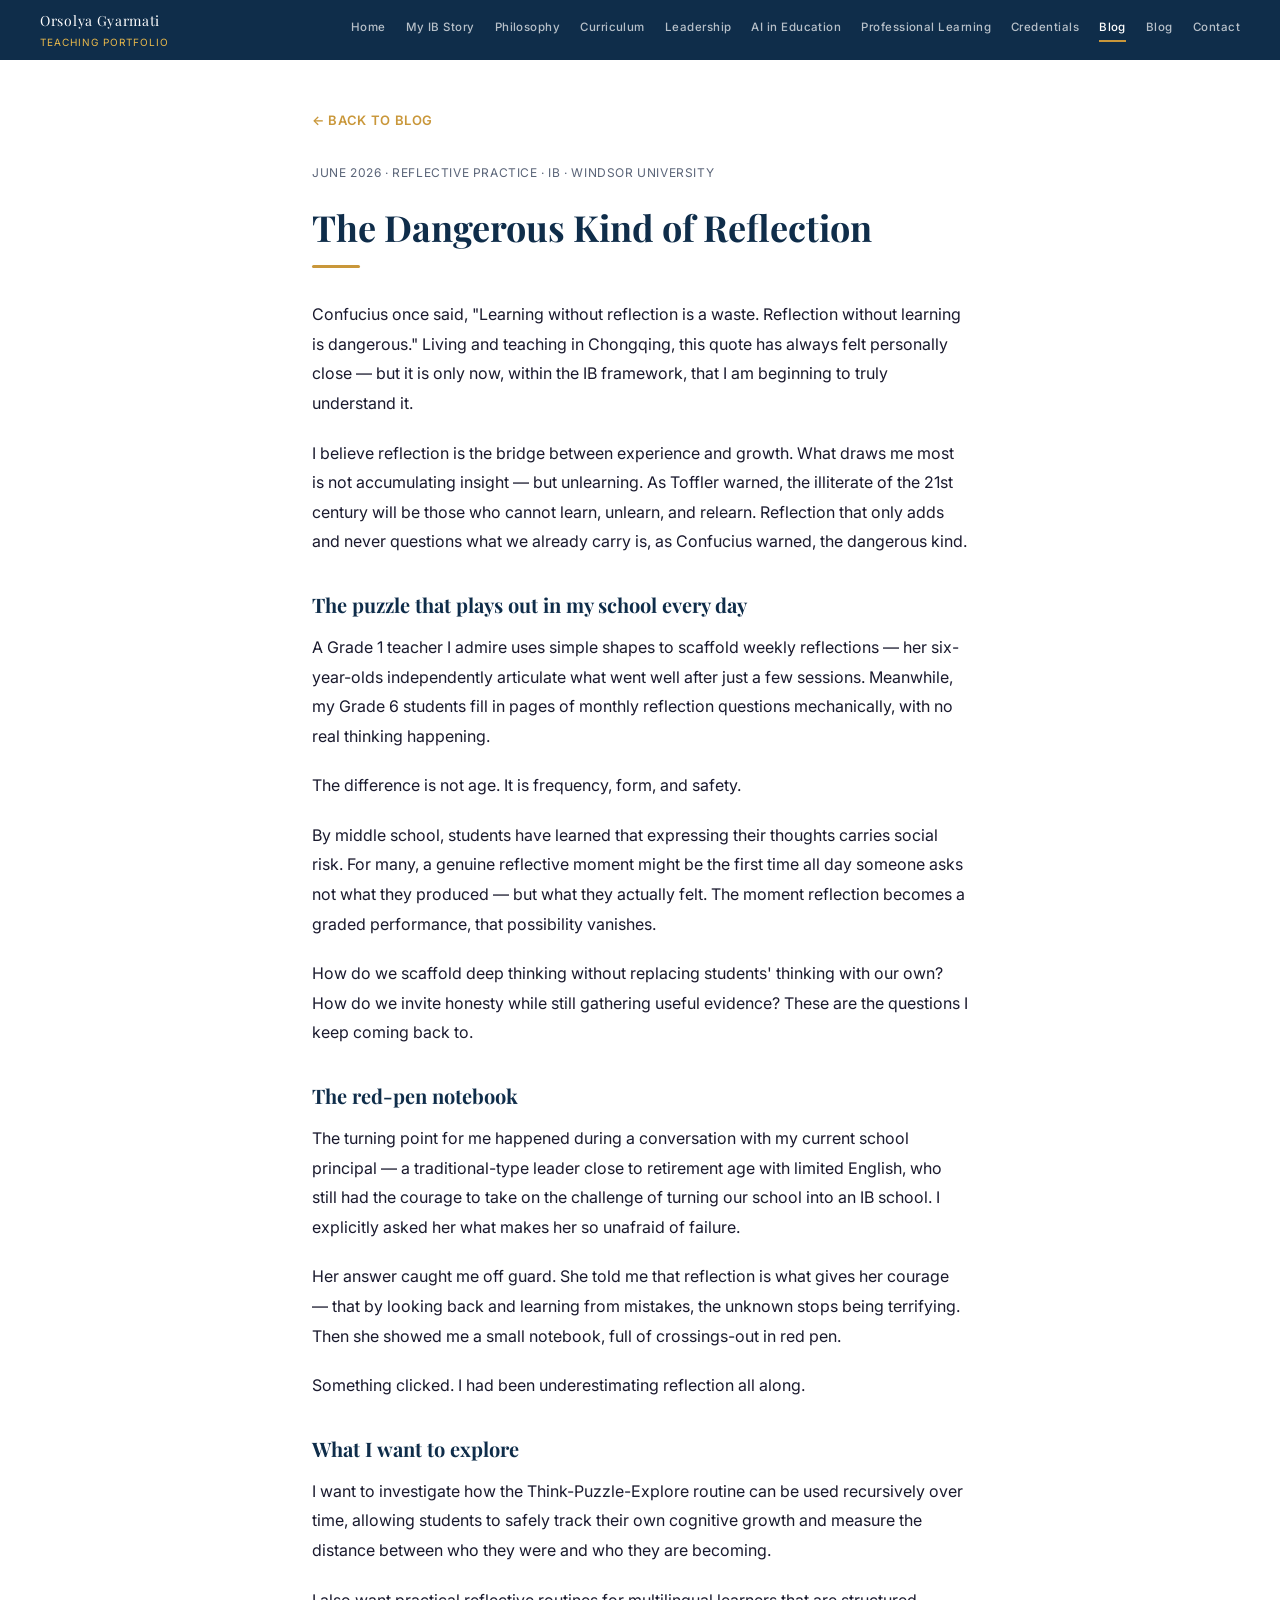
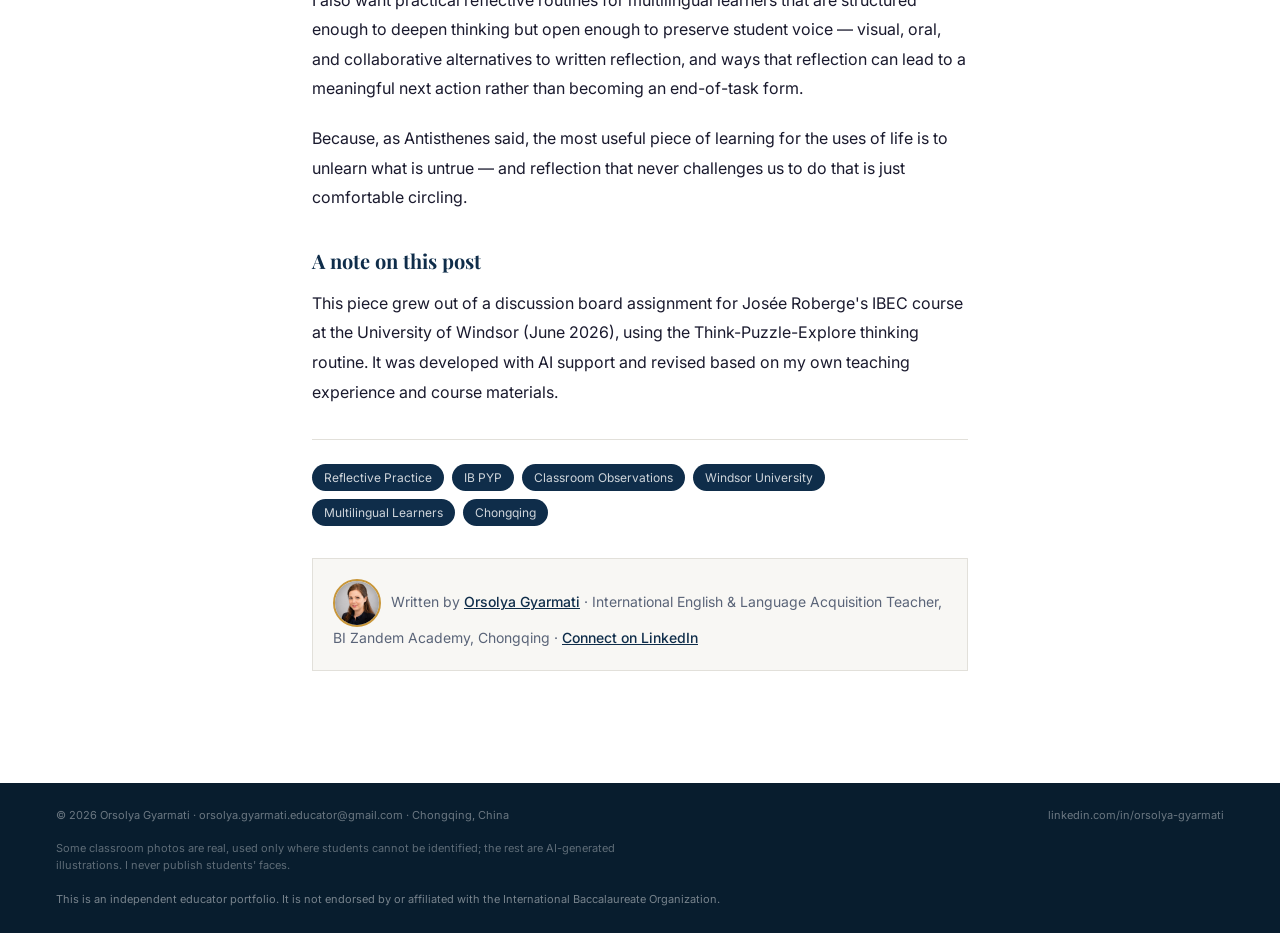
<file: post-reflection.html>
<!DOCTYPE html>
<html lang="en">
<head><meta charset="UTF-8"><meta name="viewport" content="width=device-width, initial-scale=1.0"><title>The Dangerous Kind of Reflection — Orsolya Gyarmati</title>
<meta name="description" content="Orsolya Gyarmati — international educator, IB curriculum and language acquisition, Chongqing, China.">
<meta property="og:title" content="The Dangerous Kind of Reflection — Orsolya Gyarmati">
<meta property="og:description" content="Orsolya Gyarmati — international educator, IB curriculum and language acquisition, Chongqing, China.">
<meta property="og:type" content="website">
<meta property="og:url" content="https://orsolyagyarmati.com/post-reflection.html">
<meta property="og:image" content="https://orsolyagyarmati.com/photo-hero.jpg">
<link rel="canonical" href="https://orsolyagyarmati.com/post-reflection.html">
<link rel="icon" href="data:image/svg+xml,%3Csvg xmlns='http://www.w3.org/2000/svg' viewBox='0 0 32 32'%3E%3Crect width='32' height='32' fill='%230d2238'/%3E%3Ctext x='16' y='23' font-size='20' font-family='Georgia,serif' fill='%23c9973a' text-anchor='middle'%3EO%3C/text%3E%3C/svg%3E">

<link href="https://fonts.googleapis.com/css2?family=Playfair+Display:wght@700&family=Inter:wght@300;400;500;600&display=swap" rel="stylesheet">
<link rel="stylesheet" href="styles.css">
<style>
.post-meta{font-size:12px;color:var(--text-muted);letter-spacing:.05em;text-transform:uppercase;margin-bottom:1.5rem}
.post-body p{font-size:16px;line-height:1.85;margin-bottom:1.25rem;color:var(--text)}
.post-body h3{font-family:'Playfair Display',Georgia,'Songti SC','Times New Roman',serif;font-size:20px;color:var(--navy);margin:2rem 0 .75rem}
.back-link{display:inline-flex;align-items:center;gap:6px;font-size:13px;font-weight:600;color:var(--gold);text-decoration:none;text-transform:uppercase;letter-spacing:.05em;margin-bottom:2rem}
.post-tags{display:flex;gap:8px;flex-wrap:wrap;margin-top:2rem;padding-top:1.5rem;border-top:.5px solid var(--border)}
.post-tag{font-size:12px;background:var(--navy);color:rgba(255,255,255,.8);padding:4px 12px;border-radius:20px}
.share-note{background:var(--off-white);border:.5px solid var(--border);padding:1.25rem;margin-top:2rem;font-size:14px;color:var(--text-muted)}
.share-note a{color:var(--navy);font-weight:500}
</style>
</head>
<body>
<nav><a href="index.html" class="nav-brand"><div class="nav-brand-text"><span class="name">Orsolya Gyarmati</span><span class="sub">Teaching Portfolio</span></div></a><button class="nav-toggle" aria-label="Toggle menu" aria-expanded="false"><span></span></button><div class="nav-links"><a href="index.html">Home</a><a href="ib-story.html">My IB Story</a><a href="philosophy.html">Philosophy</a><a href="curriculum.html">Curriculum</a><a href="leadership.html">Leadership</a><a href="ai-education.html">AI in Education</a><a href="professional-learning.html">Professional Learning</a><a href="credentials.html">Credentials</a><a href="blog.html" class="active">Blog</a><a href="blog.html">Blog</a><a href="contact.html">Contact</a></div></nav>

<div style="max-width:720px;margin:0 auto;padding:3rem 2rem">

  <a href="blog.html" class="back-link">← Back to blog</a>

  <p class="post-meta">June 2026 · Reflective Practice · IB · Windsor University</p>

  <h1 style="font-family:'Playfair Display',Georgia,'Songti SC','Times New Roman',serif;font-size:36px;color:var(--navy);line-height:1.2;margin-bottom:1rem">The Dangerous Kind of Reflection</h1>

  <div class="gold-bar" style="margin-bottom:2rem"></div>

  <div class="post-body">

    <p>Confucius once said, "Learning without reflection is a waste. Reflection without learning is dangerous." Living and teaching in Chongqing, this quote has always felt personally close — but it is only now, within the IB framework, that I am beginning to truly understand it.</p>

    <p>I believe reflection is the bridge between experience and growth. What draws me most is not accumulating insight — but unlearning. As Toffler warned, the illiterate of the 21st century will be those who cannot learn, unlearn, and relearn. Reflection that only adds and never questions what we already carry is, as Confucius warned, the dangerous kind.</p>

    <h3>The puzzle that plays out in my school every day</h3>

    <p>A Grade 1 teacher I admire uses simple shapes to scaffold weekly reflections — her six-year-olds independently articulate what went well after just a few sessions. Meanwhile, my Grade 6 students fill in pages of monthly reflection questions mechanically, with no real thinking happening.</p>

    <p>The difference is not age. It is frequency, form, and safety.</p>

    <p>By middle school, students have learned that expressing their thoughts carries social risk. For many, a genuine reflective moment might be the first time all day someone asks not what they produced — but what they actually felt. The moment reflection becomes a graded performance, that possibility vanishes.</p>

    <p>How do we scaffold deep thinking without replacing students' thinking with our own? How do we invite honesty while still gathering useful evidence? These are the questions I keep coming back to.</p>

    <h3>The red-pen notebook</h3>

    <p>The turning point for me happened during a conversation with my current school principal — a traditional-type leader close to retirement age with limited English, who still had the courage to take on the challenge of turning our school into an IB school. I explicitly asked her what makes her so unafraid of failure.</p>

    <p>Her answer caught me off guard. She told me that reflection is what gives her courage — that by looking back and learning from mistakes, the unknown stops being terrifying. Then she showed me a small notebook, full of crossings-out in red pen.</p>

    <p>Something clicked. I had been underestimating reflection all along.</p>

    <h3>What I want to explore</h3>

    <p>I want to investigate how the Think-Puzzle-Explore routine can be used recursively over time, allowing students to safely track their own cognitive growth and measure the distance between who they were and who they are becoming.</p>

    <p>I also want practical reflective routines for multilingual learners that are structured enough to deepen thinking but open enough to preserve student voice — visual, oral, and collaborative alternatives to written reflection, and ways that reflection can lead to a meaningful next action rather than becoming an end-of-task form.</p>

    <p>Because, as Antisthenes said, the most useful piece of learning for the uses of life is to unlearn what is untrue — and reflection that never challenges us to do that is just comfortable circling.</p>

    <h3>A note on this post</h3>

    <p>This piece grew out of a discussion board assignment for Josée Roberge's IBEC course at the University of Windsor (June 2026), using the Think-Puzzle-Explore thinking routine. It was developed with AI support and revised based on my own teaching experience and course materials.</p>

  </div>

  <div class="post-tags">
    <span class="post-tag">Reflective Practice</span>
    <span class="post-tag">IB PYP</span>
    <span class="post-tag">Classroom Observations</span>
    <span class="post-tag">Windsor University</span>
    <span class="post-tag">Multilingual Learners</span>
    <span class="post-tag">Chongqing</span>
  </div>

  <div class="share-note">
    <img src="photo-headshot.jpg" alt="Orsolya Gyarmati" style="width:48px;height:48px;border-radius:50%;object-fit:cover;border:2px solid var(--gold);vertical-align:middle;margin-right:10px" onerror="this.style.display='none'">Written by <a href="contact.html">Orsolya Gyarmati</a> · International English & Language Acquisition Teacher, BI Zandem Academy, Chongqing · <a href="https://linkedin.com/in/orsolya-gyarmati" target="_blank">Connect on LinkedIn</a>
  </div>

</div>

<footer>
  <p>© 2026 Orsolya Gyarmati · orsolya.gyarmati.educator@gmail.com · Chongqing, China</p>
  <a href="https://linkedin.com/in/orsolya-gyarmati">linkedin.com/in/orsolya-gyarmati</a>
  <p style="font-size:11px;color:rgba(255,255,255,.35);margin-top:8px;max-width:600px;line-height:1.5">Some classroom photos are real, used only where students cannot be identified; the rest are AI-generated illustrations. I never publish students' faces.</p>
<p style="font-size:11px;color:rgba(255,255,255,.45);margin-top:10px;line-height:1.6">This is an independent educator portfolio. It is not endorsed by or affiliated with the International Baccalaureate Organization.</p>
</footer>
<script src="nav.js" defer></script>
</body></html>
</file>
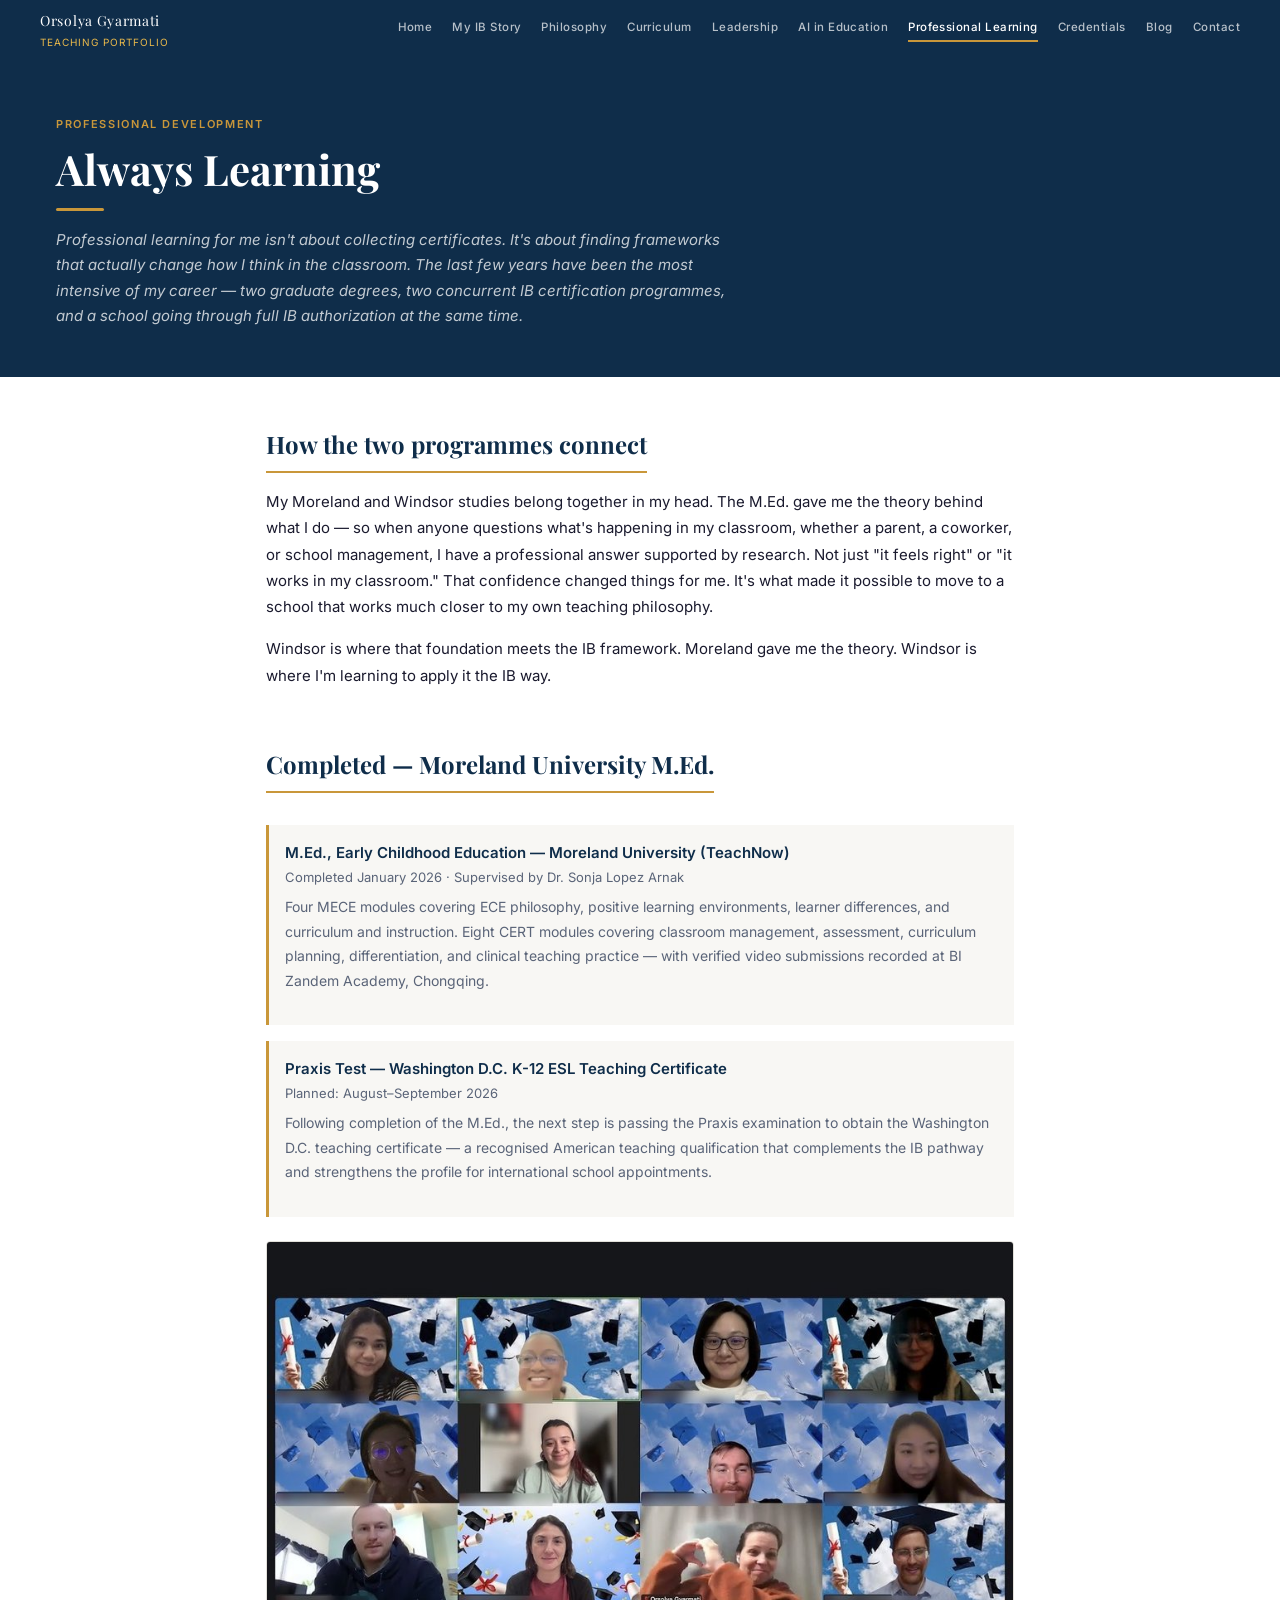
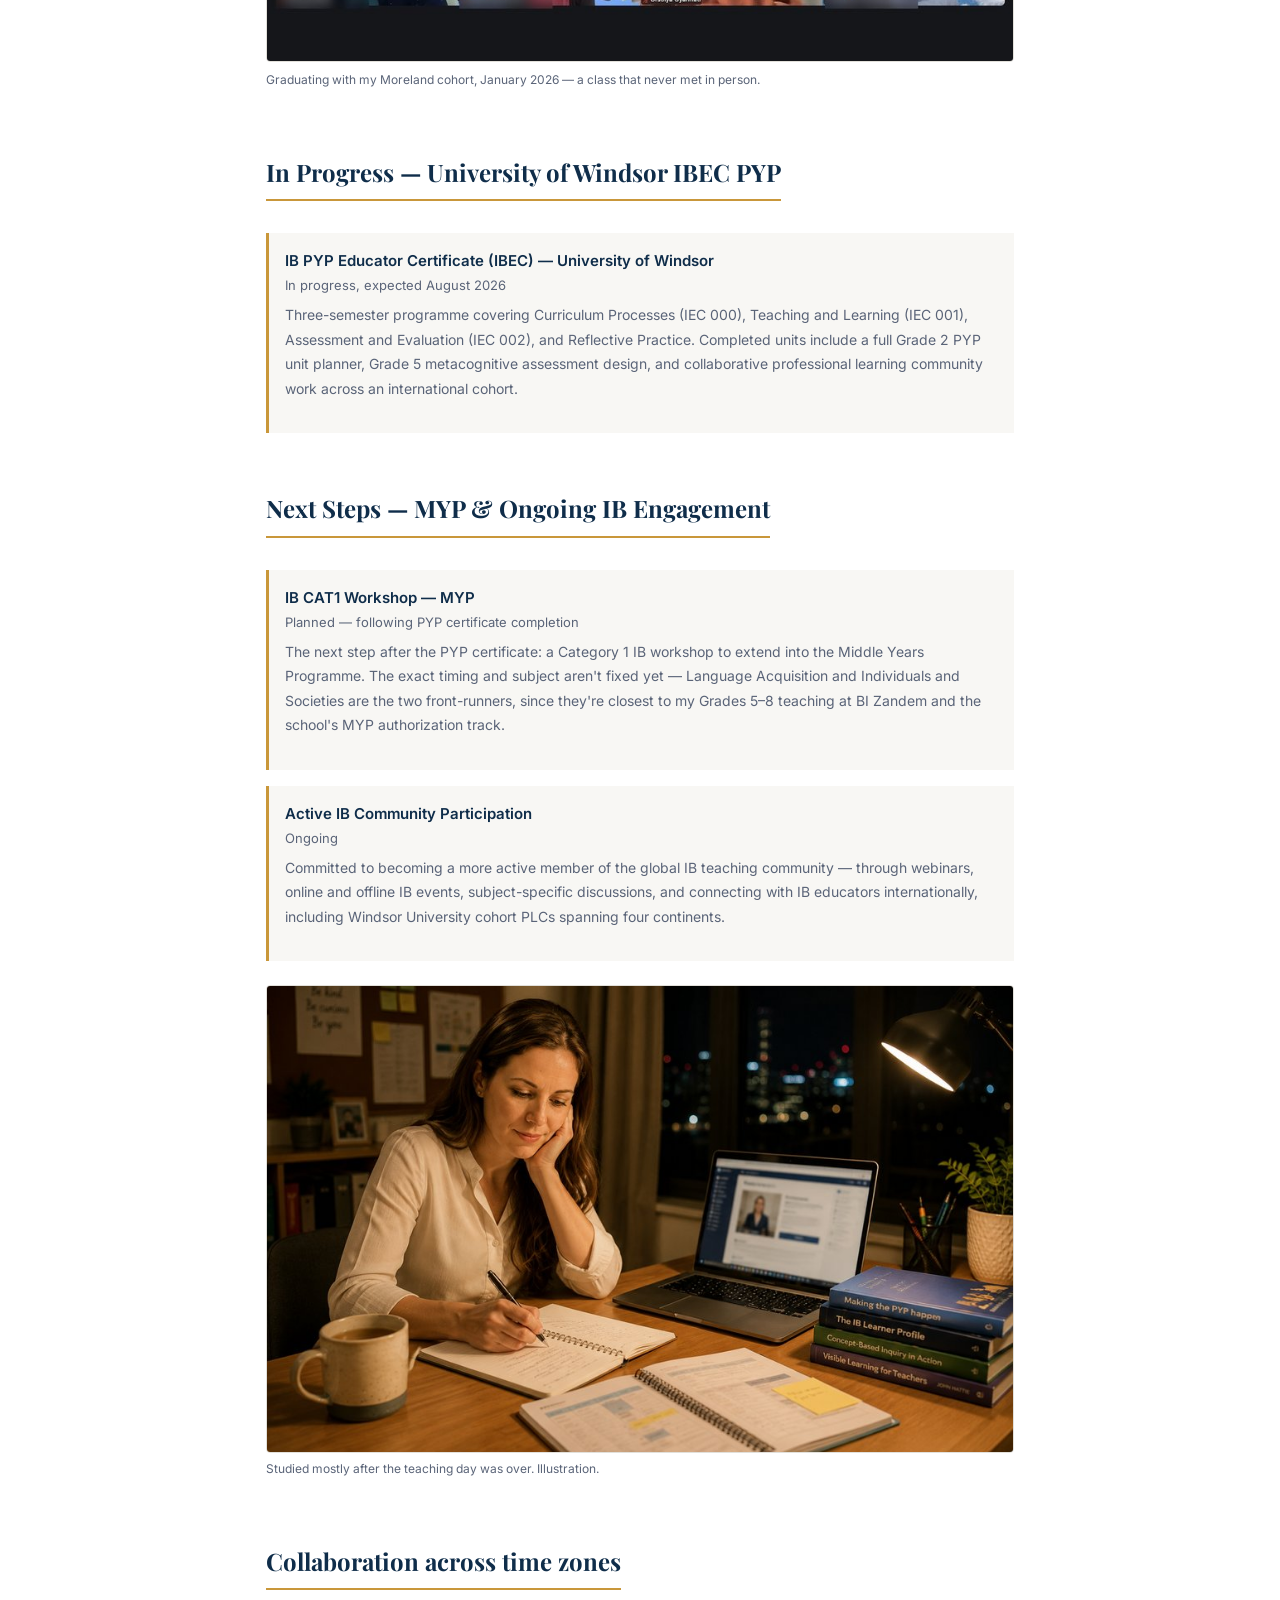
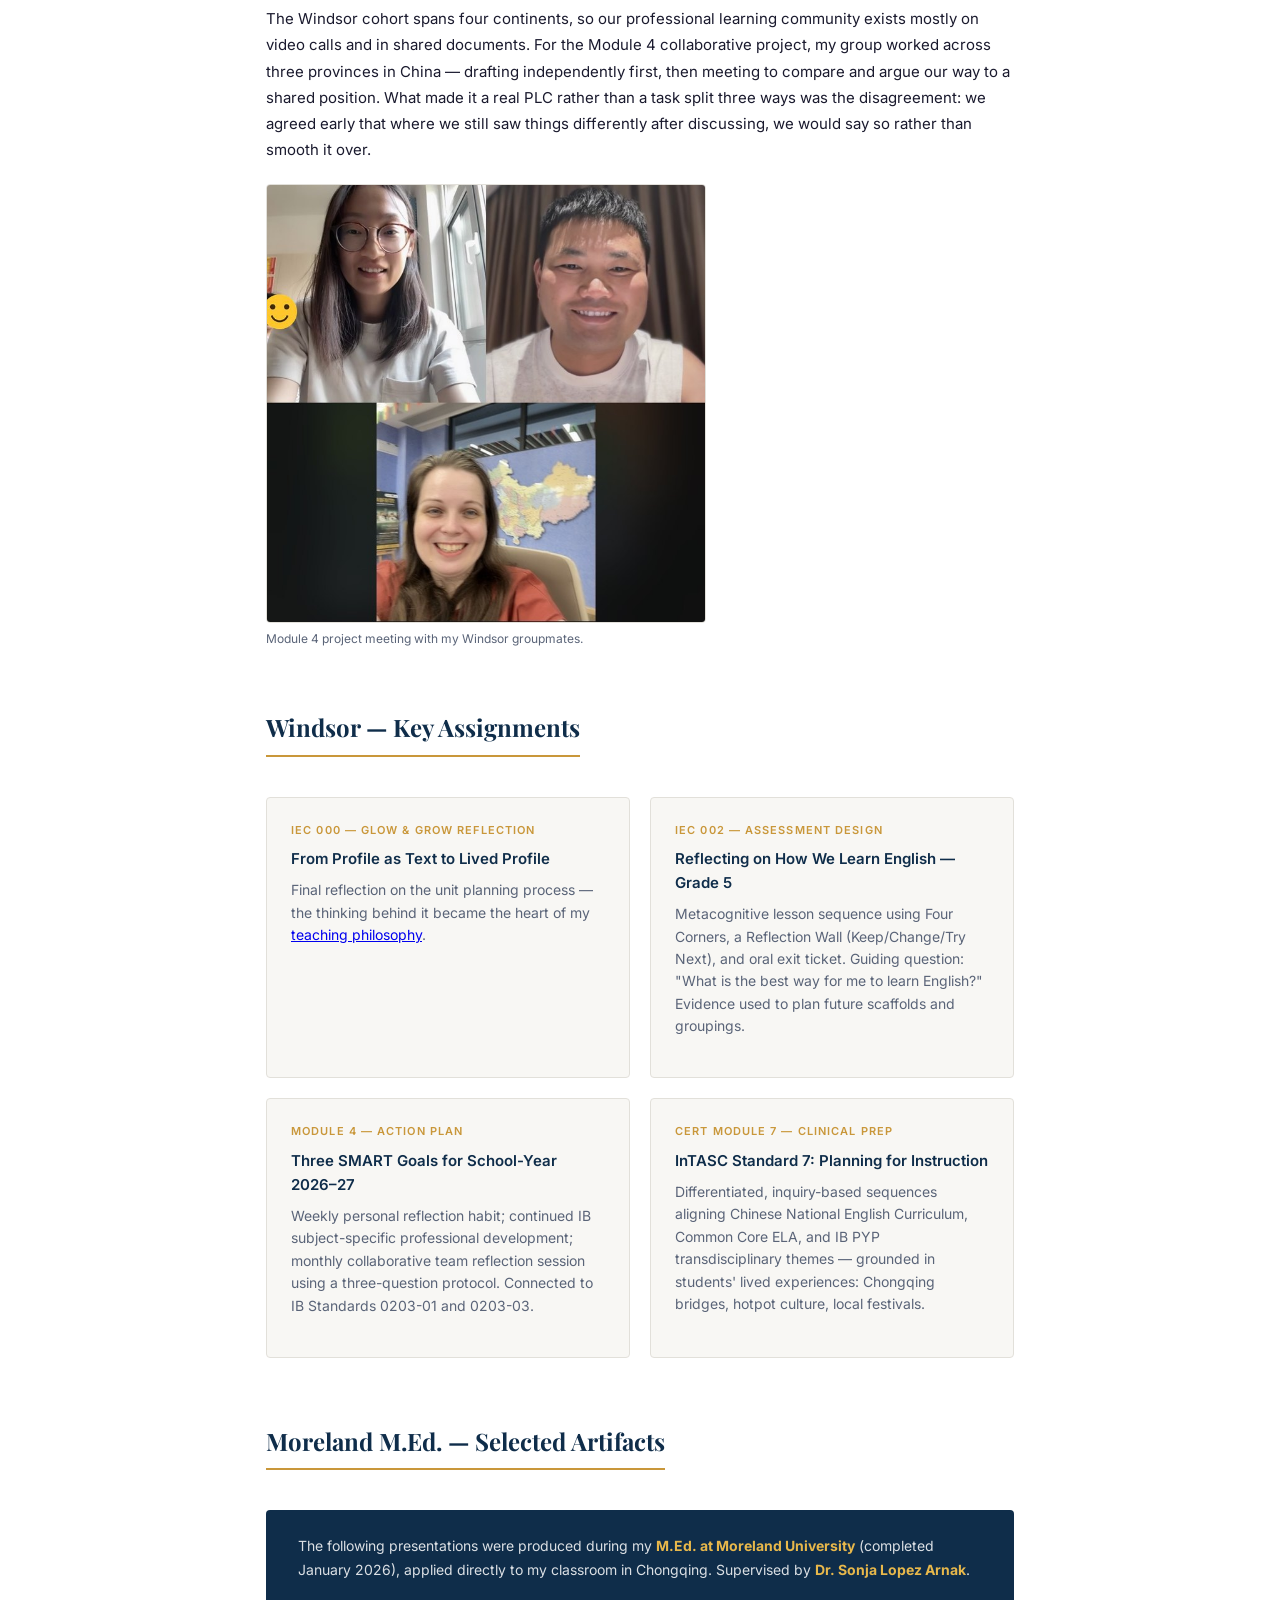
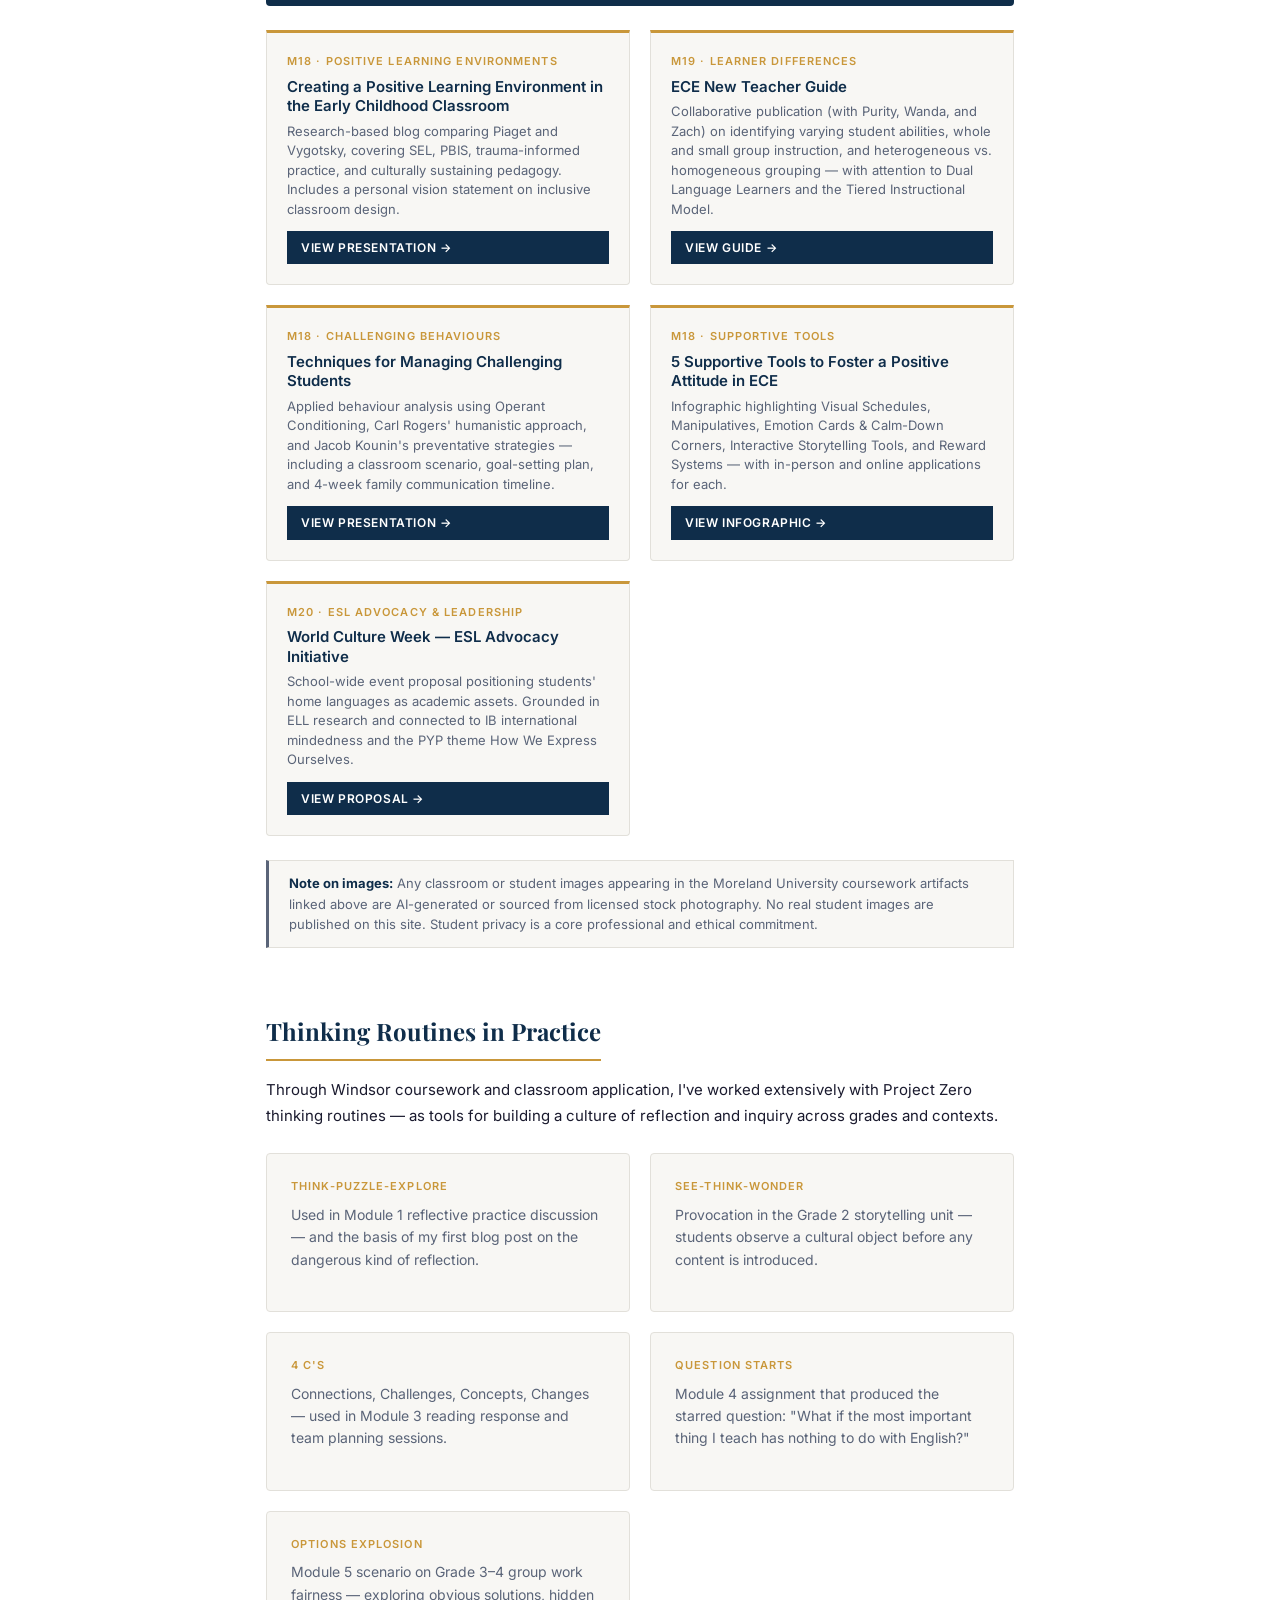
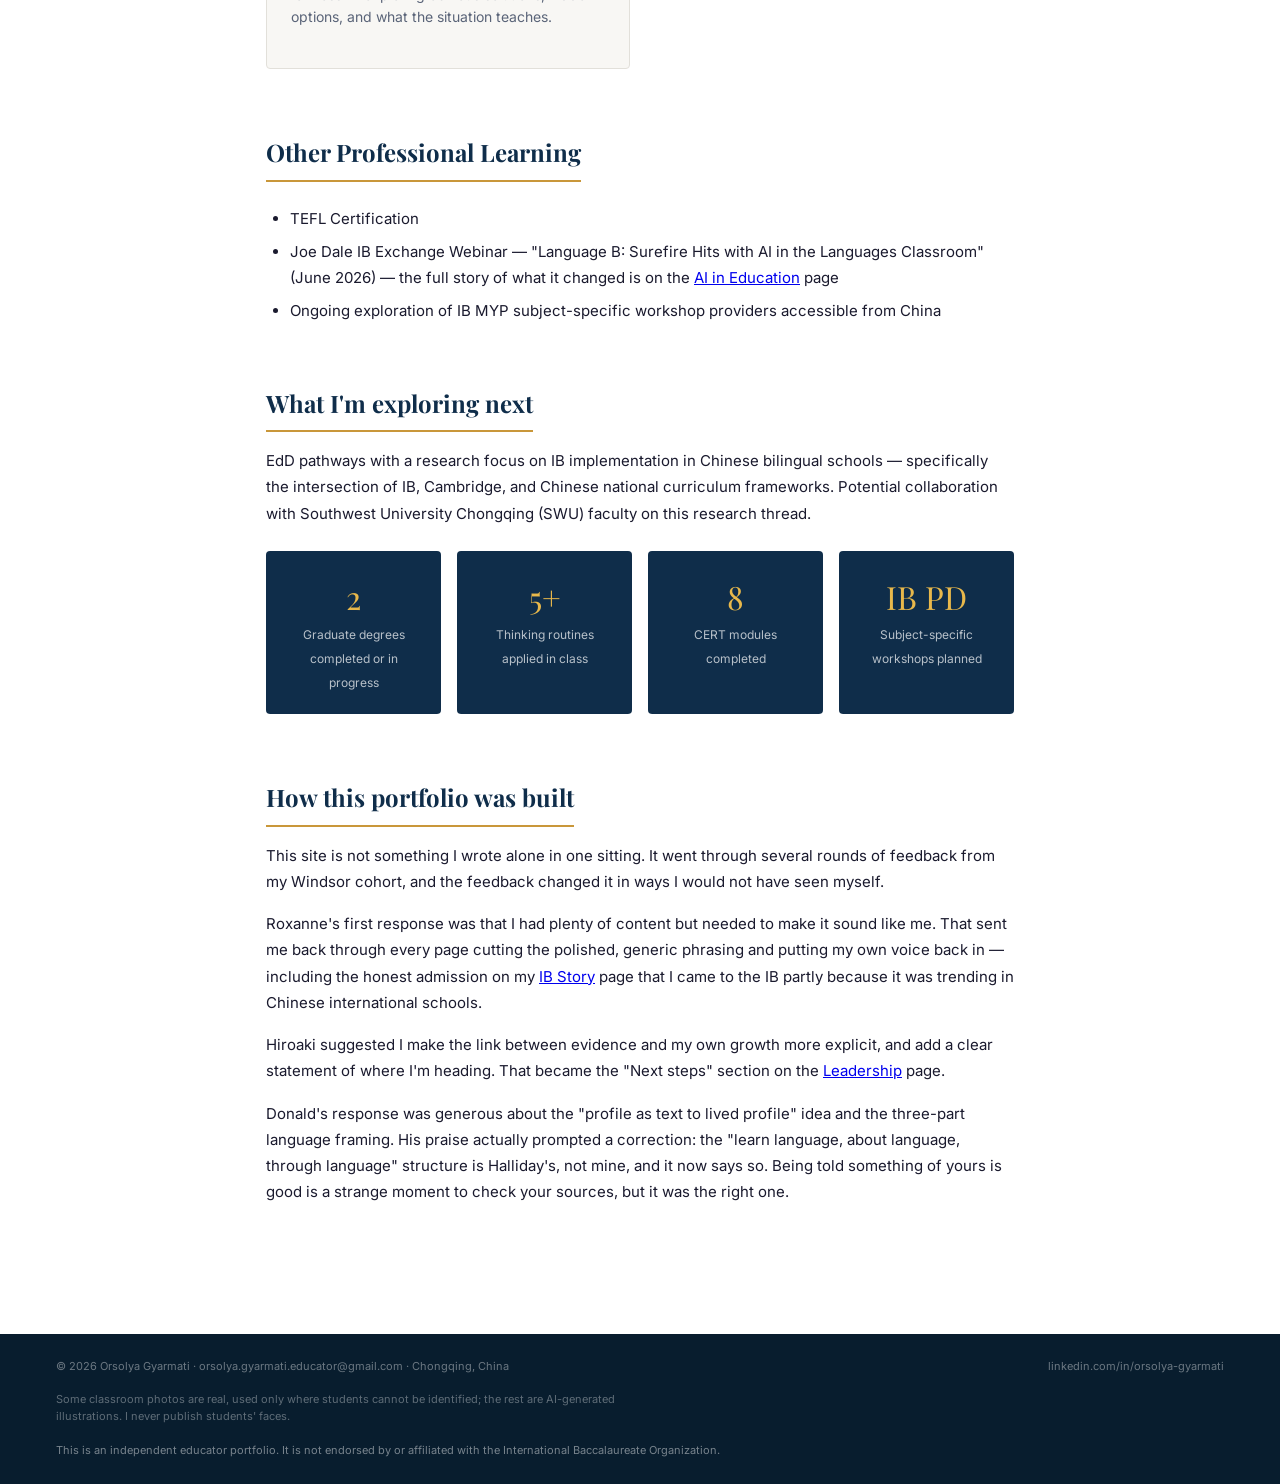
<file: professional-learning.html>
<!DOCTYPE html>
<html lang="en">
<head><meta charset="UTF-8"><meta name="viewport" content="width=device-width, initial-scale=1.0"><title>Professional Learning — Orsolya Gyarmati</title>
<meta name="description" content="Professional learning: Moreland M.Ed., University of Windsor IBEC, and ongoing IB professional development.">
<meta property="og:title" content="Professional Learning — Orsolya Gyarmati">
<meta property="og:description" content="Professional learning: Moreland M.Ed., University of Windsor IBEC, and ongoing IB professional development.">
<meta property="og:type" content="website">
<meta property="og:url" content="https://orsolyagyarmati.com/professional-learning.html">
<meta property="og:image" content="https://orsolyagyarmati.com/photo-hero.jpg">
<link rel="canonical" href="https://orsolyagyarmati.com/professional-learning.html">
<link rel="icon" href="data:image/svg+xml,%3Csvg xmlns='http://www.w3.org/2000/svg' viewBox='0 0 32 32'%3E%3Crect width='32' height='32' fill='%230d2238'/%3E%3Ctext x='16' y='23' font-size='20' font-family='Georgia,serif' fill='%23c9973a' text-anchor='middle'%3EO%3C/text%3E%3C/svg%3E">

<link href="https://fonts.googleapis.com/css2?family=Playfair+Display:wght@700&family=Inter:wght@300;400;500;600&display=swap" rel="stylesheet">
<link rel="stylesheet" href="styles.css">
<style>
.artifact-grid{display:grid;grid-template-columns:repeat(auto-fit,minmax(260px,1fr));gap:1.25rem;margin:1.5rem 0}
.artifact-card{background:var(--off-white);border:.5px solid var(--border);border-top:3px solid var(--gold);border-radius:0 0 4px 4px;padding:1.25rem;display:flex;flex-direction:column}
.artifact-card .label{font-size:11px;font-weight:600;letter-spacing:.1em;text-transform:uppercase;color:var(--gold);margin-bottom:6px}
.artifact-card h3{font-size:15px;font-weight:600;color:var(--navy);margin-bottom:6px;line-height:1.3}
.artifact-card p{font-size:13px;color:var(--text-muted);line-height:1.5;margin-bottom:12px;flex-grow:1}
.artifact-link{display:inline-block;background:var(--navy);color:var(--white);font-size:12px;font-weight:600;padding:7px 14px;text-decoration:none;letter-spacing:.05em;text-transform:uppercase;margin-top:auto}
.moreland-intro{background:var(--navy);color:var(--white);padding:1.5rem 2rem;margin:1.5rem 0;border-radius:4px}
.moreland-intro p{color:rgba(255,255,255,.85);font-size:14px;line-height:1.7;margin:0}
.moreland-intro strong{color:var(--gold-light)}
.cfig{margin:1.5rem 0}.cfig-row{display:grid;grid-template-columns:1fr 1fr;gap:1.5rem;margin:1.5rem 0}.cfig-row .cfig{margin:0}@media(max-width:768px){.cfig-row{grid-template-columns:1fr}}
</style>
</head>
<body>
<nav><a href="index.html" class="nav-brand"><div class="nav-brand-text"><span class="name">Orsolya Gyarmati</span><span class="sub">Teaching Portfolio</span></div></a><button class="nav-toggle" aria-label="Toggle menu" aria-expanded="false"><span></span></button><div class="nav-links"><a href="index.html">Home</a><a href="ib-story.html">My IB Story</a><a href="philosophy.html">Philosophy</a><a href="curriculum.html">Curriculum</a><a href="leadership.html">Leadership</a><a href="ai-education.html">AI in Education</a><a href="professional-learning.html" class="active">Professional Learning</a><a href="credentials.html">Credentials</a><a href="blog.html">Blog</a><a href="contact.html">Contact</a></div></nav>

<div class="page-header">
  <p class="eyebrow">Professional Development</p>
  <h1>Always Learning</h1>
  <div class="gold-bar"></div>
  <p class="lead">Professional learning for me isn't about collecting certificates. It's about finding frameworks that actually change how I think in the classroom. The last few years have been the most intensive of my career — two graduate degrees, two concurrent IB certification programmes, and a school going through full IB authorization at the same time.</p>
</div>

<div class="content">

  <h2>How the two programmes connect</h2>
  <p>My Moreland and Windsor studies belong together in my head. The M.Ed. gave me the theory behind what I do — so when anyone questions what's happening in my classroom, whether a parent, a coworker, or school management, I have a professional answer supported by research. Not just "it feels right" or "it works in my classroom." That confidence changed things for me. It's what made it possible to move to a school that works much closer to my own teaching philosophy.</p>
  <p>Windsor is where that foundation meets the IB framework. Moreland gave me the theory. Windsor is where I'm learning to apply it the IB way.</p>

  <h2>Completed — Moreland University M.Ed.</h2>
  <div class="cred-list">
    <div class="cred-item"><div class="ci-body"><h3>M.Ed., Early Childhood Education — Moreland University (TeachNow)</h3><span>Completed January 2026 · Supervised by Dr. Sonja Lopez Arnak</span><p style="font-size:14px;color:var(--text-muted);margin-top:6px">Four MECE modules covering ECE philosophy, positive learning environments, learner differences, and curriculum and instruction. Eight CERT modules covering classroom management, assessment, curriculum planning, differentiation, and clinical teaching practice — with verified video submissions recorded at BI Zandem Academy, Chongqing.</p></div></div>
    <div class="cred-item"><div class="ci-body"><h3>Praxis Test — Washington D.C. K-12 ESL Teaching Certificate</h3><span>Planned: August–September 2026</span><p style="font-size:14px;color:var(--text-muted);margin-top:6px">Following completion of the M.Ed., the next step is passing the Praxis examination to obtain the Washington D.C. teaching certificate — a recognised American teaching qualification that complements the IB pathway and strengthens the profile for international school appointments.</p></div></div>
  </div>

  <figure class="cfig"><img src="photo-real-graduation.jpg" alt="Online graduation celebration with the Moreland cohort" style="width:100%;display:block;border-radius:4px;border:.5px solid var(--border);aspect-ratio:16/9;object-fit:cover"><figcaption style="font-size:12px;color:var(--text-muted);margin-top:8px">Graduating with my Moreland cohort, January 2026 — a class that never met in person.</figcaption></figure>

  <h2>In Progress — University of Windsor IBEC PYP</h2>
  <div class="cred-list">
    <div class="cred-item"><div class="ci-body"><h3>IB PYP Educator Certificate (IBEC) — University of Windsor</h3><span>In progress, expected August 2026</span><p style="font-size:14px;color:var(--text-muted);margin-top:6px">Three-semester programme covering Curriculum Processes (IEC 000), Teaching and Learning (IEC 001), Assessment and Evaluation (IEC 002), and Reflective Practice. Completed units include a full Grade 2 PYP unit planner, Grade 5 metacognitive assessment design, and collaborative professional learning community work across an international cohort.</p></div></div>
  </div>

  <h2>Next Steps — MYP & Ongoing IB Engagement</h2>
  <div class="cred-list">
    <div class="cred-item"><div class="ci-body"><h3>IB CAT1 Workshop — MYP</h3><span>Planned — following PYP certificate completion</span><p style="font-size:14px;color:var(--text-muted);margin-top:6px">The next step after the PYP certificate: a Category 1 IB workshop to extend into the Middle Years Programme. The exact timing and subject aren't fixed yet — Language Acquisition and Individuals and Societies are the two front-runners, since they're closest to my Grades 5–8 teaching at BI Zandem and the school's MYP authorization track.</p></div></div>
    <div class="cred-item"><div class="ci-body"><h3>Active IB Community Participation</h3><span>Ongoing</span><p style="font-size:14px;color:var(--text-muted);margin-top:6px">Committed to becoming a more active member of the global IB teaching community — through webinars, online and offline IB events, subject-specific discussions, and connecting with IB educators internationally, including Windsor University cohort PLCs spanning four continents.</p></div></div>
  </div>

  <figure style="margin:1.5rem 0"><img src="illus-studying.jpg" alt="Teacher studying at her desk in the evening with IB texts and coursework" style="width:100%;display:block;border-radius:4px;border:.5px solid var(--border);aspect-ratio:16/10;object-fit:cover"><figcaption style="font-size:12px;color:var(--text-muted);margin-top:6px">Studied mostly after the teaching day was over. Illustration.</figcaption></figure>

  <h2>Collaboration across time zones</h2>
  <p>The Windsor cohort spans four continents, so our professional learning community exists mostly on video calls and in shared documents. For the Module 4 collaborative project, my group worked across three provinces in China — drafting independently first, then meeting to compare and argue our way to a shared position. What made it a real PLC rather than a task split three ways was the disagreement: we agreed early that where we still saw things differently after discussing, we would say so rather than smooth it over.</p>
  <figure style="margin:1.25rem 0;max-width:440px"><img src="photo-real-groupcall.jpg" alt="Video call between three Windsor IBEC cohort members" style="width:100%;display:block;border-radius:4px;border:.5px solid var(--border)"><figcaption style="font-size:12px;color:var(--text-muted);margin-top:6px">Module 4 project meeting with my Windsor groupmates.</figcaption></figure>

  <h2>Windsor — Key Assignments</h2>
  <div class="card-grid">
    <div class="card"><div class="card-label">IEC 000 — Glow & Grow Reflection</div><h3>From Profile as Text to Lived Profile</h3><p>Final reflection on the unit planning process — the thinking behind it became the heart of my <a href="philosophy.html">teaching philosophy</a>.</p></div>
    <div class="card"><div class="card-label">IEC 002 — Assessment Design</div><h3>Reflecting on How We Learn English — Grade 5</h3><p>Metacognitive lesson sequence using Four Corners, a Reflection Wall (Keep/Change/Try Next), and oral exit ticket. Guiding question: "What is the best way for me to learn English?" Evidence used to plan future scaffolds and groupings.</p></div>
    <div class="card"><div class="card-label">Module 4 — Action Plan</div><h3>Three SMART Goals for School-Year 2026–27</h3><p>Weekly personal reflection habit; continued IB subject-specific professional development; monthly collaborative team reflection session using a three-question protocol. Connected to IB Standards 0203-01 and 0203-03.</p></div>
    <div class="card"><div class="card-label">CERT Module 7 — Clinical Prep</div><h3>InTASC Standard 7: Planning for Instruction</h3><p>Differentiated, inquiry-based sequences aligning Chinese National English Curriculum, Common Core ELA, and IB PYP transdisciplinary themes — grounded in students' lived experiences: Chongqing bridges, hotpot culture, local festivals.</p></div>
  </div>

  <h2>Moreland M.Ed. — Selected Artifacts</h2>

  <div class="moreland-intro">
    <p>The following presentations were produced during my <strong>M.Ed. at Moreland University</strong> (completed January 2026), applied directly to my classroom in Chongqing. Supervised by <strong>Dr. Sonja Lopez Arnak</strong>.</p>
  </div>

  <div class="artifact-grid">
    <div class="artifact-card">
      <div class="label">M18 · Positive Learning Environments</div>
      <h3>Creating a Positive Learning Environment in the Early Childhood Classroom</h3>
      <p>Research-based blog comparing Piaget and Vygotsky, covering SEL, PBIS, trauma-informed practice, and culturally sustaining pedagogy. Includes a personal vision statement on inclusive classroom design.</p>
      <a href="https://canva.link/qshdy1dnhmqz7pb" target="_blank" class="artifact-link">View presentation →</a>
    </div>
    <div class="artifact-card">
      <div class="label">M19 · Learner Differences</div>
      <h3>ECE New Teacher Guide</h3>
      <p>Collaborative publication (with Purity, Wanda, and Zach) on identifying varying student abilities, whole and small group instruction, and heterogeneous vs. homogeneous grouping — with attention to Dual Language Learners and the Tiered Instructional Model.</p>
      <a href="https://canva.link/4r06mizhwhy6mwl" target="_blank" class="artifact-link">View guide →</a>
    </div>
    <div class="artifact-card">
      <div class="label">M18 · Challenging Behaviours</div>
      <h3>Techniques for Managing Challenging Students</h3>
      <p>Applied behaviour analysis using Operant Conditioning, Carl Rogers' humanistic approach, and Jacob Kounin's preventative strategies — including a classroom scenario, goal-setting plan, and 4-week family communication timeline.</p>
      <a href="https://canva.link/3x4v0n4dsk19ihr" target="_blank" class="artifact-link">View presentation →</a>
    </div>
    <div class="artifact-card">
      <div class="label">M18 · Supportive Tools</div>
      <h3>5 Supportive Tools to Foster a Positive Attitude in ECE</h3>
      <p>Infographic highlighting Visual Schedules, Manipulatives, Emotion Cards & Calm-Down Corners, Interactive Storytelling Tools, and Reward Systems — with in-person and online applications for each.</p>
      <a href="https://canva.link/cr0vs5gwkbuq4wd" target="_blank" class="artifact-link">View infographic →</a>
    </div>
    <div class="artifact-card">
      <div class="label">M20 · ESL Advocacy & Leadership</div>
      <h3>World Culture Week — ESL Advocacy Initiative</h3>
      <p>School-wide event proposal positioning students' home languages as academic assets. Grounded in ELL research and connected to IB international mindedness and the PYP theme How We Express Ourselves.</p>
      <a href="https://canva.link/f53r9ixnwqwz5bl" target="_blank" class="artifact-link">View proposal →</a>
    </div>
  </div>

  
  <div class="privacy-note">
    <strong>Note on images:</strong> Any classroom or student images appearing in the Moreland University coursework artifacts linked above are AI-generated or sourced from licensed stock photography. No real student images are published on this site. Student privacy is a core professional and ethical commitment.
  </div>

<h2>Thinking Routines in Practice</h2>
  <p>Through Windsor coursework and classroom application, I've worked extensively with Project Zero thinking routines — as tools for building a culture of reflection and inquiry across grades and contexts.</p>
  <div class="card-grid">
    <div class="card"><div class="card-label">Think-Puzzle-Explore</div><p>Used in Module 1 reflective practice discussion — and the basis of my first blog post on the dangerous kind of reflection.</p></div>
    <div class="card"><div class="card-label">See-Think-Wonder</div><p>Provocation in the Grade 2 storytelling unit — students observe a cultural object before any content is introduced.</p></div>
    <div class="card"><div class="card-label">4 C's</div><p>Connections, Challenges, Concepts, Changes — used in Module 3 reading response and team planning sessions.</p></div>
    <div class="card"><div class="card-label">Question Starts</div><p>Module 4 assignment that produced the starred question: "What if the most important thing I teach has nothing to do with English?"</p></div>
    <div class="card"><div class="card-label">Options Explosion</div><p>Module 5 scenario on Grade 3–4 group work fairness — exploring obvious solutions, hidden options, and what the situation teaches.</p></div>
  </div>

  <h2>Other Professional Learning</h2>
  <ul>
    <li>TEFL Certification</li>
    <li>Joe Dale IB Exchange Webinar — "Language B: Surefire Hits with AI in the Languages Classroom" (June 2026) — the full story of what it changed is on the <a href="ai-education.html">AI in Education</a> page</li>
    <li>Ongoing exploration of IB MYP subject-specific workshop providers accessible from China</li>
  </ul>

  <h2>What I'm exploring next</h2>
  <p>EdD pathways with a research focus on IB implementation in Chinese bilingual schools — specifically the intersection of IB, Cambridge, and Chinese national curriculum frameworks. Potential collaboration with Southwest University Chongqing (SWU) faculty on this research thread.</p>

  <div class="stat-row">
    <div class="stat-box"><span class="num">2</span><span class="lbl">Graduate degrees completed or in progress</span></div>
    <div class="stat-box"><span class="num">5+</span><span class="lbl">Thinking routines applied in class</span></div>
    <div class="stat-box"><span class="num">8</span><span class="lbl">CERT modules completed</span></div>
    <div class="stat-box"><span class="num">IB PD</span><span class="lbl">Subject-specific workshops planned</span></div>
  </div>

  <h2>How this portfolio was built</h2>
  <p>This site is not something I wrote alone in one sitting. It went through several rounds of feedback from my Windsor cohort, and the feedback changed it in ways I would not have seen myself.</p>
  <p>Roxanne's first response was that I had plenty of content but needed to make it sound like me. That sent me back through every page cutting the polished, generic phrasing and putting my own voice back in — including the honest admission on my <a href="ib-story.html">IB Story</a> page that I came to the IB partly because it was trending in Chinese international schools.</p>
  <p>Hiroaki suggested I make the link between evidence and my own growth more explicit, and add a clear statement of where I'm heading. That became the "Next steps" section on the <a href="leadership.html">Leadership</a> page.</p>
  <p>Donald's response was generous about the "profile as text to lived profile" idea and the three-part language framing. His praise actually prompted a correction: the "learn language, about language, through language" structure is Halliday's, not mine, and it now says so. Being told something of yours is good is a strange moment to check your sources, but it was the right one.</p>

</div>

<footer>
  <p>© 2026 Orsolya Gyarmati · orsolya.gyarmati.educator@gmail.com · Chongqing, China</p>
  <a href="https://linkedin.com/in/orsolya-gyarmati">linkedin.com/in/orsolya-gyarmati</a>
  <p style="font-size:11px;color:rgba(255,255,255,.35);margin-top:8px;max-width:600px;line-height:1.5">Some classroom photos are real, used only where students cannot be identified; the rest are AI-generated illustrations. I never publish students' faces.</p>
<p style="font-size:11px;color:rgba(255,255,255,.45);margin-top:10px;line-height:1.6">This is an independent educator portfolio. It is not endorsed by or affiliated with the International Baccalaureate Organization.</p>
</footer>
<script src="nav.js" defer></script>
</body></html>
</file>
<file: styles.css>
*, *::before, *::after { box-sizing: border-box; margin: 0; padding: 0; }
:root {
  --navy: #0f2d4a;
  --navy-mid: #1a3f5c;
  --gold-text: #8A641E;
  --gold: #c9973a;
  --gold-light: #e8b84b;
  --white: #ffffff;
  --off-white: #f8f7f4;
  --text: #1a1a2e;
  --text-muted: #5a6478;
  --border: #e2e0da;
}
body { font-family: 'Inter', -apple-system, BlinkMacSystemFont, 'Segoe UI', 'PingFang SC', 'Microsoft YaHei', sans-serif; color: var(--text); background: var(--white); font-size: 15px; line-height: 1.6; }

/* NAV */
nav { background: var(--navy); padding: 0 2.5rem; display: flex; align-items: center; justify-content: space-between; height: 60px; position: sticky; top: 0; z-index: 100; }
.nav-brand { display: flex; align-items: center; gap: 10px; text-decoration: none; }
.nav-brand-text .name { font-family: 'Playfair Display', Georgia, 'Songti SC', 'Times New Roman', serif; font-size: 14px; color: var(--white); display: block; letter-spacing: 0.05em; }
.nav-brand-text .sub { font-size: 10px; color: var(--gold-light); letter-spacing: 0.1em; text-transform: uppercase; display: block; margin-top: 1px; }
.nav-links { display: flex; gap: 1.25rem; flex-wrap: wrap; }
.nav-links a { color: rgba(255,255,255,0.7); font-size: 11.5px; text-decoration: none; letter-spacing: 0.04em; font-weight: 500; padding-bottom: 4px; transition: color 0.2s; }
.nav-links a:hover { color: var(--white); }
.nav-links a.active { color: var(--white); border-bottom: 2px solid var(--gold); }
.nav-toggle { display: none; background: none; border: none; cursor: pointer; padding: 8px; width: 36px; height: 36px; align-items: center; justify-content: center; }
.nav-toggle span { display: block; width: 20px; height: 2px; background: var(--white); position: relative; transition: background 0.2s; }
.nav-toggle span::before, .nav-toggle span::after { content: ''; position: absolute; left: 0; width: 20px; height: 2px; background: var(--white); transition: transform 0.2s; }
.nav-toggle span::before { top: -6px; }
.nav-toggle span::after { top: 6px; }
.nav-toggle[aria-expanded="true"] span { background: transparent; }
.nav-toggle[aria-expanded="true"] span::before { transform: translateY(6px) rotate(45deg); }
.nav-toggle[aria-expanded="true"] span::after { transform: translateY(-6px) rotate(-45deg); }

/* PAGE HEADER */
.page-header { background: var(--navy); padding: 3.5rem 3.5rem 3rem; }
.page-header .eyebrow { font-size: 11px; font-weight: 600; letter-spacing: 0.15em; text-transform: uppercase; color: var(--gold); margin-bottom: 0.75rem; }
.page-header h1 { font-family: 'Playfair Display', Georgia, 'Songti SC', 'Times New Roman', serif; font-size: 42px; color: var(--white); line-height: 1.1; margin-bottom: 1rem; }
.page-header .lead { font-size: 15px; color: rgba(255,255,255,0.75); max-width: 680px; line-height: 1.7; font-style: italic; }
.gold-bar { width: 48px; height: 3px; background: var(--gold); border-radius: 2px; margin: 1rem 0; }

/* CONTENT AREA */
.content { max-width: 860px; margin: 0 auto; padding: 3rem 3.5rem; }
.content h2 { font-family: 'Playfair Display', Georgia, 'Songti SC', 'Times New Roman', serif; font-size: 24px; color: var(--navy); margin: 2.5rem 0 1rem; padding-bottom: 0.5rem; border-bottom: 2px solid var(--gold); display: inline-block; }
.content h2:first-child { margin-top: 0; }
.content p { font-size: 15px; line-height: 1.75; color: var(--text); margin-bottom: 1rem; }
.content ul { margin: 0.5rem 0 1.25rem 1.5rem; }
.content ul li { font-size: 15px; line-height: 1.7; color: var(--text); margin-bottom: 0.5rem; }
.content ul li strong { color: var(--navy); }

/* CARDS */
.card-grid { display: grid; grid-template-columns: repeat(auto-fit, minmax(240px, 1fr)); gap: 1.25rem; margin: 1.5rem 0; }
.card { background: var(--off-white); border: 0.5px solid var(--border); border-radius: 4px; padding: 1.5rem; }
.card h3 { font-size: 15px; font-weight: 600; color: var(--navy); margin-bottom: 0.5rem; }
.card p { font-size: 14px; color: var(--text-muted); line-height: 1.6; }
.card .card-label { font-size: 11px; font-weight: 600; letter-spacing: 0.1em; text-transform: uppercase; color: var(--gold); margin-bottom: 0.5rem; }

/* STAT ROW */
.stat-row { display: grid; grid-template-columns: repeat(auto-fit, minmax(160px, 1fr)); gap: 1rem; margin: 1.5rem 0; }
.stat-box { background: var(--navy); color: var(--white); padding: 1.25rem; text-align: center; border-radius: 4px; }
.stat-box .num { font-family: 'Playfair Display', Georgia, 'Songti SC', 'Times New Roman', serif; font-size: 32px; color: var(--gold-light); display: block; }
.stat-box .lbl { font-size: 12px; color: rgba(255,255,255,0.7); margin-top: 4px; line-height: 1.4; }

/* UNIT TABLE */
.unit-table { width: 100%; border-collapse: collapse; margin: 1rem 0 1.5rem; }
.unit-table tr { border-bottom: 0.5px solid var(--border); }
.unit-table tr:last-child { border-bottom: none; }
.unit-table td { padding: 10px 12px; font-size: 14px; vertical-align: top; }
.unit-table td:first-child { font-weight: 600; color: var(--navy); width: 38%; background: var(--off-white); }
.unit-table td:last-child { color: var(--text); }

/* TIMELINE */
.timeline { margin: 1.5rem 0; }
.timeline-item { display: flex; gap: 1.25rem; margin-bottom: 1.75rem; }
.timeline-dot { width: 12px; height: 12px; border-radius: 50%; background: var(--gold); flex-shrink: 0; margin-top: 5px; }
.timeline-line { width: 2px; background: var(--border); flex-shrink: 0; margin-left: 5px; }
.timeline-content h3 { font-size: 15px; font-weight: 600; color: var(--navy); }
.timeline-content .date { font-size: 12px; color: var(--gold); font-weight: 600; letter-spacing: 0.05em; margin-bottom: 4px; display: block; }
.timeline-content p { font-size: 14px; color: var(--text-muted); line-height: 1.6; margin-top: 4px; }

/* CRED ITEMS */
.cred-list { display: flex; flex-direction: column; gap: 1rem; margin: 1rem 0; }
.cred-item { display: flex; align-items: flex-start; gap: 12px; padding: 1rem; background: var(--off-white); border-left: 3px solid var(--gold); }
.cred-item .ci-body h3 { font-size: 15px; font-weight: 600; color: var(--navy); }
.cred-item .ci-body span { font-size: 13px; color: var(--text-muted); }

/* QUOTE BLOCK */
.quote { background: var(--navy); color: var(--white); padding: 2rem 2.5rem; margin: 2rem 0; border-radius: 4px; position: relative; }
.quote::before { content: '"'; font-family: 'Playfair Display', Georgia, 'Songti SC', 'Times New Roman', serif; font-size: 80px; color: var(--gold); line-height: 0.5; position: absolute; top: 1.5rem; left: 1.5rem; opacity: 0.4; }
.quote p { font-size: 16px; line-height: 1.75; font-style: italic; color: rgba(255,255,255,0.9); padding-left: 2rem; }

/* CONTACT */
.contact-grid { display: grid; grid-template-columns: 1fr 1fr; gap: 2rem; margin: 1.5rem 0; }
.contact-item { display: flex; align-items: center; gap: 12px; }
.contact-icon { width: 40px; height: 40px; background: var(--navy); border-radius: 50%; display: flex; align-items: center; justify-content: center; flex-shrink: 0; }
.contact-icon svg { fill: var(--white); width: 18px; height: 18px; }
.contact-item p { font-size: 14px; color: var(--text-muted); }
.contact-item a { font-size: 15px; font-weight: 500; color: var(--navy); text-decoration: none; display: block; }

/* FOOTER */
footer { background: #081d2e; padding: 1.5rem 3.5rem; display: flex; flex-wrap: wrap; justify-content: space-between; align-items: flex-start; margin-top: 4rem; gap: .5rem; }
footer p { font-size: 11px; color: rgba(255,255,255,0.4); }
footer a { font-size: 11px; color: rgba(255,255,255,0.4); text-decoration: none; }

/* HIGHLIGHT BOX */
.highlight-box { background: var(--off-white); border: 0.5px solid var(--border); border-top: 3px solid var(--gold); padding: 1.5rem; margin: 1.5rem 0; border-radius: 0 0 4px 4px; }
.highlight-box h3 { font-size: 14px; font-weight: 600; color: var(--navy); margin-bottom: 0.5rem; }
.highlight-box p { font-size: 14px; color: var(--text-muted); line-height: 1.6; margin: 0; }

/* PILL TAGS */
.tags { display: flex; flex-wrap: wrap; gap: 8px; margin: 1rem 0; }
.tag { background: var(--navy); color: var(--gold-light); font-size: 12px; padding: 4px 12px; border-radius: 20px; font-weight: 500; }

@media (max-width: 768px) {
  .content { padding: 2rem 1.5rem; }
  .page-header { padding: 2rem 1.5rem; }
  .card-grid { grid-template-columns: 1fr; }
  .contact-grid { grid-template-columns: 1fr; }
  nav { padding: 0 1rem; }
  .nav-toggle { display: flex; }
  .nav-links { display: none; position: absolute; top: 60px; left: 0; right: 0; background: var(--navy-mid); flex-direction: column; gap: 0; padding: .5rem 0; box-shadow: 0 8px 16px rgba(0,0,0,.2); }
  .nav-links.open { display: flex; }
  .nav-links a { padding: .85rem 1.5rem; width: 100%; border-bottom: 1px solid rgba(255,255,255,.08); }
  .nav-links a.active { border-bottom: 1px solid rgba(255,255,255,.08); border-left: 3px solid var(--gold); padding-left: calc(1.5rem - 3px); }
}

.privacy-note{background:var(--off-white);border:.5px solid var(--border);border-left:3px solid var(--text-muted);padding:.75rem 1.25rem;margin:1.5rem 0;font-size:13px;color:var(--text-muted);line-height:1.6}
.privacy-note strong{color:var(--navy)}
</file>
